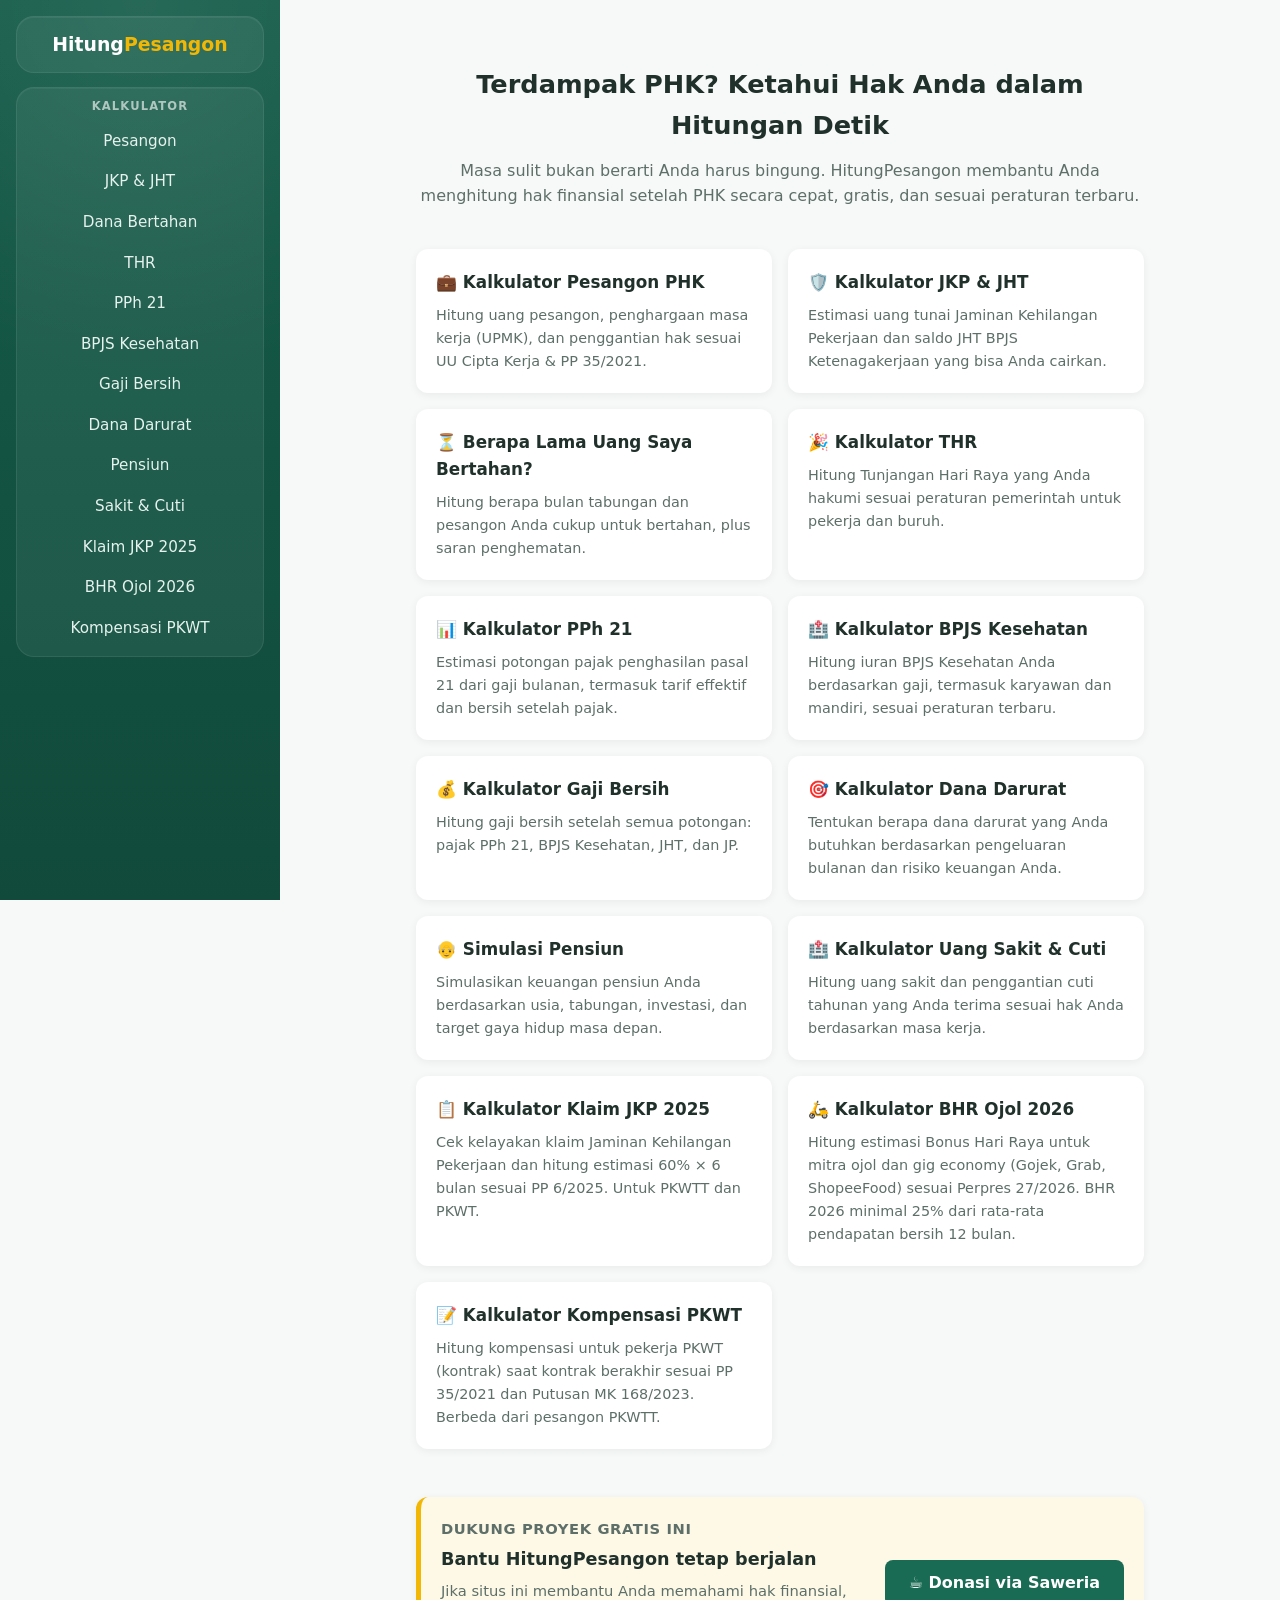
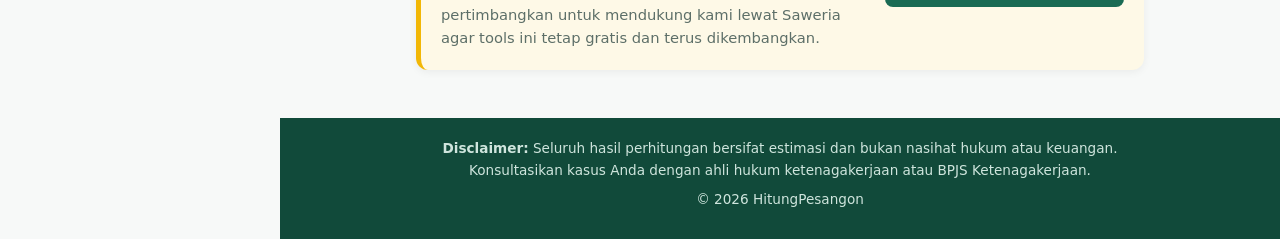
<file: index.html>
<!doctype html>
<html lang="id">
  <head>
    <meta charset="UTF-8" />
    <meta name="viewport" content="width=device-width, initial-scale=1.0" />
    <title>HitungPesangon - 13 Kalkulator Hak Pekerja Indonesia</title>
    <link rel="canonical" href="https://hitungpesangon.my.id/" />
    <meta name="theme-color" content="#1a6b54" />
    <meta name="robots" content="index, follow" />
    <meta
      property="og:title"
      content="HitungPesangon - 13 Kalkulator Hak Pekerja Indonesia"
    />
    <meta
      property="og:description"
      content="13 kalkulator gratis untuk pekerja Indonesia: pesangon, JKP &amp; JHT, klaim JKP 2025, BHR ojol, kompensasi PKWT, THR, PPh 21, BPJS Kesehatan, gaji bersih, dana darurat, pensiun, sakit &amp; cuti."
    />
    <meta property="og:type" content="website" />
    <meta property="og:url" content="https://hitungpesangon.my.id/" />
    <meta
      property="og:image"
      content="https://hitungpesangon.my.id/og-image.png"
    />
    <meta property="og:image:width" content="1200" />
    <meta property="og:image:height" content="630" />
    <meta name="twitter:card" content="summary_large_image" />
    <meta
      name="twitter:title"
      content="HitungPesangon - 13 Kalkulator Hak Pekerja Indonesia"
    />
    <meta
      name="twitter:description"
      content="13 kalkulator gratis untuk pekerja Indonesia: pesangon, JKP &amp; JHT, klaim JKP 2025, BHR ojol, kompensasi PKWT, THR, PPh 21, BPJS Kesehatan, gaji bersih, dana darurat, pensiun, sakit &amp; cuti."
    />
    <meta
      name="twitter:image"
      content="https://hitungpesangon.my.id/og-image.png"
    />
    <link rel="apple-touch-icon" href="favicon.svg" />
    <link rel="icon" href="favicon.svg" type="image/svg+xml" />
    <link rel="stylesheet" href="css/style.css" />

    <script type="application/ld+json">
      {
        "@context": "https://schema.org",
        "@type": "WebSite",
        "name": "HitungPesangon",
        "url": "https://hitungpesangon.my.id/",
        "description": "13 kalkulator gratis untuk pekerja Indonesia: pesangon, JKP & JHT, klaim JKP 2025, BHR ojol, kompensasi PKWT, THR, PPh 21, BPJS Kesehatan, gaji bersih, dana darurat, pensiun, sakit & cuti.",
        "publisher": {
          "@type": "Organization",
          "name": "HitungPesangon",
          "url": "https://hitungpesangon.my.id/",
          "logo": "https://hitungpesangon.my.id/og-image.png"
        }
      }
    </script>
  </head>
  <body>
    <a class="skip-link" href="#main-content">Lewati ke konten utama</a>
    <header class="site-header">
      <a href="index.html" class="brand">Hitung<span>Pesangon</span></a>
      <button
        class="nav-toggle"
        type="button"
        aria-expanded="false"
        aria-controls="primary-nav"
        aria-label="Buka menu navigasi"
      >
        <span class="nav-toggle-bars" aria-hidden="true"></span>
        <span class="nav-toggle-bars" aria-hidden="true"></span>
        <span class="nav-toggle-bars" aria-hidden="true"></span>
      </button>
      <nav id="primary-nav" aria-label="Navigasi utama">
        <h2 class="nav-heading">Kalkulator</h2>
        <a href="pesangon.html">Pesangon</a>
        <a href="jkp-jht.html">JKP &amp; JHT</a>
        <a href="burn-rate.html">Dana Bertahan</a>
        <a href="thr.html">THR</a>
        <a href="pph21.html">PPh 21</a>
        <a href="bpjs-kesehatan.html">BPJS Kesehatan</a>
        <a href="gaji-bersih.html">Gaji Bersih</a>
        <a href="dana-darurat.html">Dana Darurat</a>
        <a href="simulasi-pensiun.html">Pensiun</a>
        <a href="uang-sakit-cuti.html">Sakit &amp; Cuti</a>
        <a href="klaim-jkp-2025.html">Klaim JKP 2025</a>
        <a href="bhr-ojol.html">BHR Ojol 2026</a>
        <a href="kompensasi-pkwt.html">Kompensasi PKWT</a>
      </nav>
    </header>
    <main id="main-content" class="container" tabindex="-1">
      <section class="hero">
        <h1>Terdampak PHK? Ketahui Hak Anda dalam Hitungan Detik</h1>
        <p>
          Masa sulit bukan berarti Anda harus bingung. HitungPesangon membantu
          Anda menghitung hak finansial setelah PHK secara cepat, gratis, dan
          sesuai peraturan terbaru.
        </p>
      </section>

      <section class="tools-grid">
        <a class="tool-card" href="pesangon.html">
          <h2>💼 Kalkulator Pesangon PHK</h2>
          <p>
            Hitung uang pesangon, penghargaan masa kerja (UPMK), dan penggantian
            hak sesuai UU Cipta Kerja &amp; PP 35/2021.
          </p>
        </a>
        <a class="tool-card" href="jkp-jht.html">
          <h2>🛡️ Kalkulator JKP &amp; JHT</h2>
          <p>
            Estimasi uang tunai Jaminan Kehilangan Pekerjaan dan saldo JHT BPJS
            Ketenagakerjaan yang bisa Anda cairkan.
          </p>
        </a>
        <a class="tool-card" href="burn-rate.html">
          <h2>⏳ Berapa Lama Uang Saya Bertahan?</h2>
          <p>
            Hitung berapa bulan tabungan dan pesangon Anda cukup untuk bertahan,
            plus saran penghematan.
          </p>
        </a>
        <a class="tool-card" href="thr.html">
          <h2>🎉 Kalkulator THR</h2>
          <p>
            Hitung Tunjangan Hari Raya yang Anda hakumi sesuai peraturan
            pemerintah untuk pekerja dan buruh.
          </p>
        </a>
        <a class="tool-card" href="pph21.html">
          <h2>📊 Kalkulator PPh 21</h2>
          <p>
            Estimasi potongan pajak penghasilan pasal 21 dari gaji bulanan,
            termasuk tarif effektif dan bersih setelah pajak.
          </p>
        </a>
        <a class="tool-card" href="bpjs-kesehatan.html">
          <h2>🏥 Kalkulator BPJS Kesehatan</h2>
          <p>
            Hitung iuran BPJS Kesehatan Anda berdasarkan gaji, termasuk karyawan
            dan mandiri, sesuai peraturan terbaru.
          </p>
        </a>
        <a class="tool-card" href="gaji-bersih.html">
          <h2>💰 Kalkulator Gaji Bersih</h2>
          <p>
            Hitung gaji bersih setelah semua potongan: pajak PPh 21, BPJS
            Kesehatan, JHT, dan JP.
          </p>
        </a>
        <a class="tool-card" href="dana-darurat.html">
          <h2>🎯 Kalkulator Dana Darurat</h2>
          <p>
            Tentukan berapa dana darurat yang Anda butuhkan berdasarkan
            pengeluaran bulanan dan risiko keuangan Anda.
          </p>
        </a>
        <a class="tool-card" href="simulasi-pensiun.html">
          <h2>👴 Simulasi Pensiun</h2>
          <p>
            Simulasikan keuangan pensiun Anda berdasarkan usia, tabungan,
            investasi, dan target gaya hidup masa depan.
          </p>
        </a>
        <a class="tool-card" href="uang-sakit-cuti.html">
          <h2>🏥 Kalkulator Uang Sakit &amp; Cuti</h2>
          <p>
            Hitung uang sakit dan penggantian cuti tahunan yang Anda terima
            sesuai hak Anda berdasarkan masa kerja.
          </p>
        </a>
        <a class="tool-card" href="klaim-jkp-2025.html">
          <h2>📋 Kalkulator Klaim JKP 2025</h2>
          <p>
            Cek kelayakan klaim Jaminan Kehilangan Pekerjaan dan hitung estimasi
            60% × 6 bulan sesuai PP 6/2025. Untuk PKWTT dan PKWT.
          </p>
        </a>
        <a class="tool-card" href="bhr-ojol.html">
          <h2>🛵 Kalkulator BHR Ojol 2026</h2>
          <p>
            Hitung estimasi Bonus Hari Raya untuk mitra ojol dan gig economy
            (Gojek, Grab, ShopeeFood) sesuai Perpres 27/2026. BHR 2026 minimal
            25% dari rata-rata pendapatan bersih 12 bulan.
          </p>
        </a>
        <a class="tool-card" href="kompensasi-pkwt.html">
          <h2>📝 Kalkulator Kompensasi PKWT</h2>
          <p>
            Hitung kompensasi untuk pekerja PKWT (kontrak) saat kontrak berakhir
            sesuai PP 35/2021 dan Putusan MK 168/2023. Berbeda dari pesangon
            PKWTT.
          </p>
        </a>
      </section>

      <section class="donation-card" aria-labelledby="donation-title">
        <div class="donation-copy">
          <p class="donation-kicker">Dukung proyek gratis ini</p>
          <h2 id="donation-title">Bantu HitungPesangon tetap berjalan</h2>
          <p>
            Jika situs ini membantu Anda memahami hak finansial, pertimbangkan
            untuk mendukung kami lewat Saweria agar tools ini tetap gratis dan
            terus dikembangkan.
          </p>
        </div>
        <a
          class="donation-btn"
          href="https://saweria.co/bryyzxm"
          target="_blank"
          rel="noopener"
          >☕ Donasi via Saweria</a
        >
      </section>
    </main>
    <footer class="site-footer">
      <p>
        <strong>Disclaimer:</strong> Seluruh hasil perhitungan bersifat estimasi
        dan bukan nasihat hukum atau keuangan. Konsultasikan kasus Anda dengan
        ahli hukum ketenagakerjaan atau BPJS Ketenagakerjaan.
      </p>
      <p>&copy; 2026 HitungPesangon</p>
    </footer>

    <script src="js/nav.js" defer></script>
    <script
      defer
      src="https://static.cloudflareinsights.com/beacon.min.js?token=67c3ececc17c446795affac75c557415"
    ></script>
  </body>
</html>
</file>
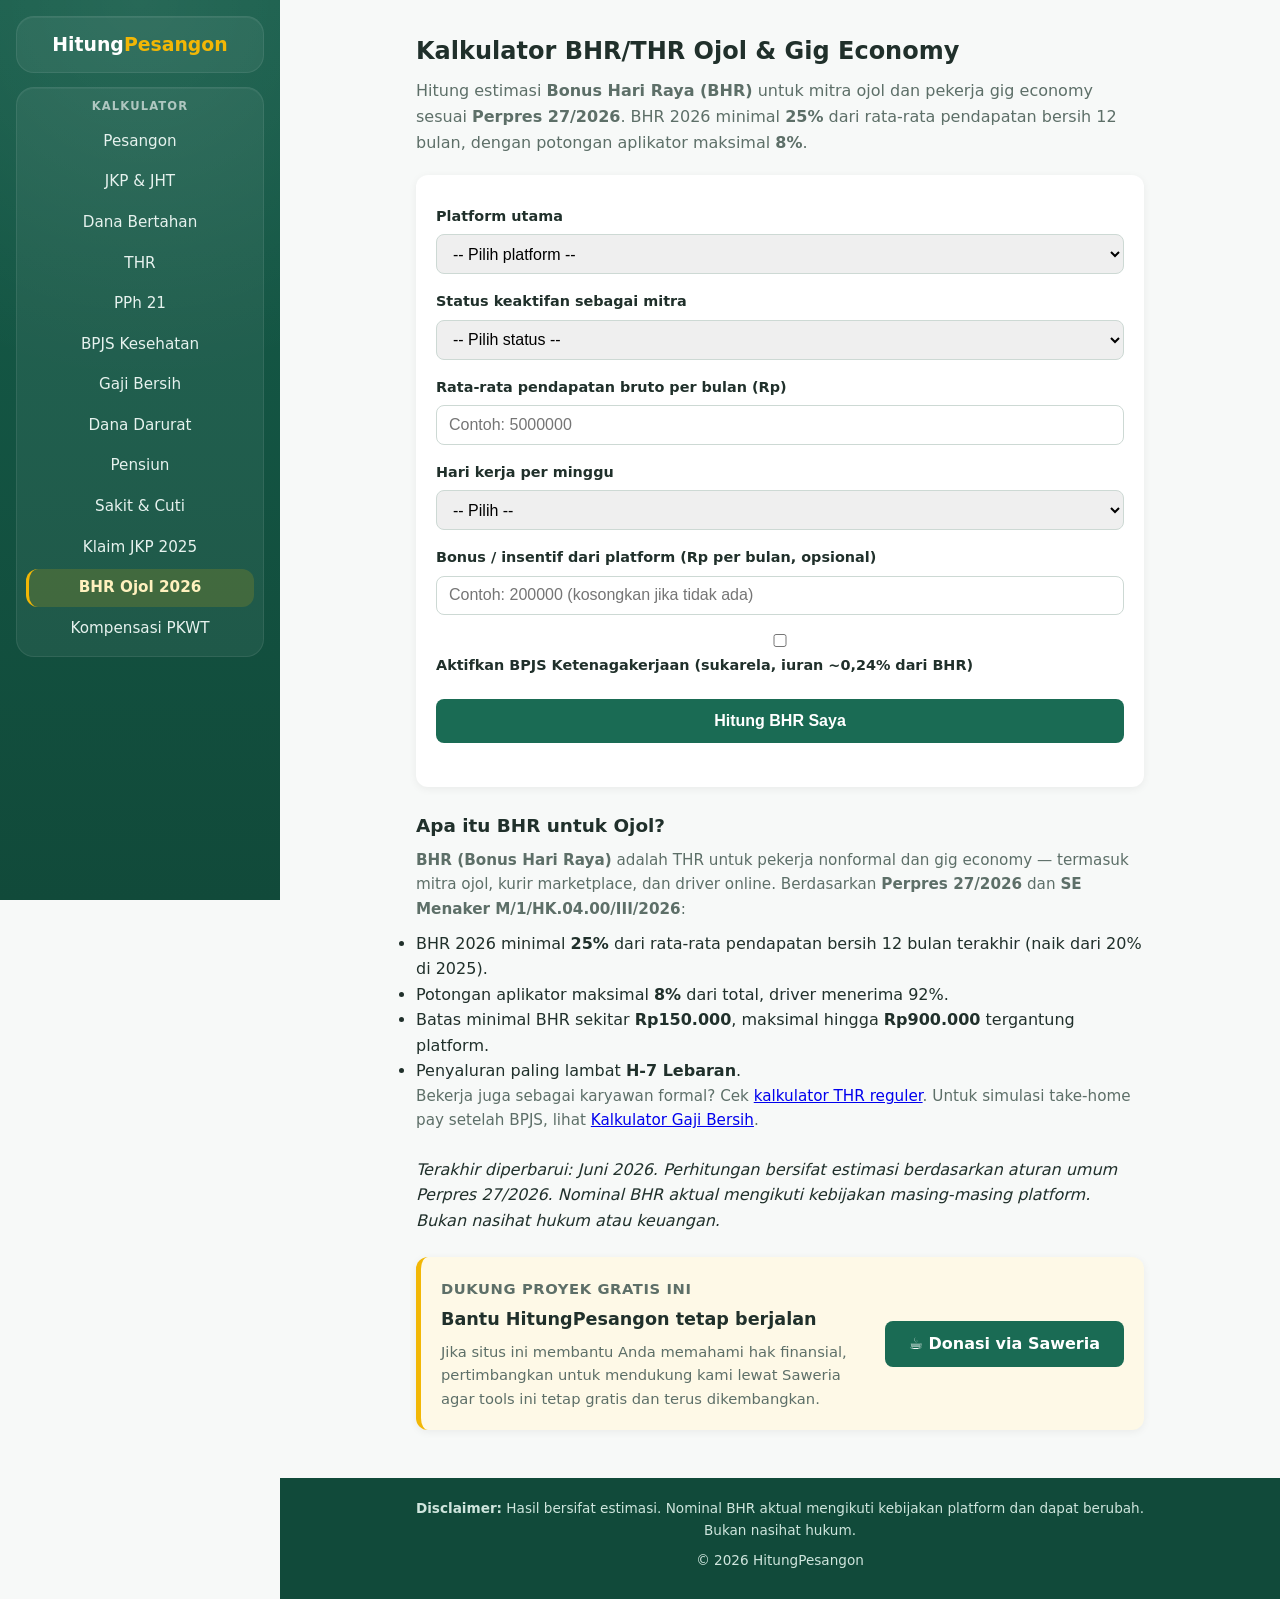
<file: bhr-ojol.html>
<!doctype html>
<html lang="id">
  <head>
    <meta charset="UTF-8" />
    <meta name="viewport" content="width=device-width, initial-scale=1.0" />
    <title>
      Kalkulator BHR Ojol 2026 (Bonus Hari Raya Driver Online) - HitungPesangon
    </title>
    <link rel="canonical" href="https://hitungpesangon.my.id/bhr-ojol.html" />
    <meta name="theme-color" content="#1a6b54" />
    <meta name="robots" content="index, follow" />
    <meta
      property="og:title"
      content="Kalkulator BHR Ojol 2026 (Bonus Hari Raya Driver Online) - HitungPesangon"
    />
    <meta
      property="og:description"
      content="Hitung estimasi BHR (Bonus Hari Raya) untuk mitra Gojek, Grab, ShopeeFood sesuai Perpres 27/2026. BHR 2026 minimal 25% dari rata-rata pendapatan bersih 12 bulan."
    />
    <meta property="og:type" content="website" />
    <meta
      property="og:url"
      content="https://hitungpesangon.my.id/bhr-ojol.html"
    />
    <meta
      property="og:image"
      content="https://hitungpesangon.my.id/og-image.png"
    />
    <meta property="og:image:width" content="1200" />
    <meta property="og:image:height" content="630" />
    <meta name="twitter:card" content="summary_large_image" />
    <meta
      name="twitter:title"
      content="Kalkulator BHR Ojol 2026 (Bonus Hari Raya Driver Online) - HitungPesangon"
    />
    <meta
      name="twitter:description"
      content="Hitung estimasi BHR (Bonus Hari Raya) untuk mitra Gojek, Grab, ShopeeFood sesuai Perpres 27/2026. BHR 2026 minimal 25% dari rata-rata pendapatan bersih 12 bulan."
    />
    <meta
      name="twitter:image"
      content="https://hitungpesangon.my.id/og-image.png"
    />
    <link rel="apple-touch-icon" href="favicon.svg" />
    <link rel="icon" href="favicon.svg" type="image/svg+xml" />
    <link rel="stylesheet" href="css/style.css" />

    <script type="application/ld+json">
      {
        "@context": "https://schema.org",
        "@type": "WebApplication",
        "name": "Kalkulator BHR Ojol 2026",
        "description": "Hitung estimasi BHR (Bonus Hari Raya) untuk mitra ojol dan gig economy sesuai Perpres 27/2026. BHR 2026 minimal 25% dari rata-rata pendapatan bersih 12 bulan.",
        "url": "https://hitungpesangon.my.id/bhr-ojol.html",
        "applicationCategory": "FinanceApplication",
        "operatingSystem": "All",
        "offers": {
          "@type": "Offer",
          "price": "0",
          "priceCurrency": "IDR"
        },
        "provider": {
          "@type": "Organization",
          "name": "HitungPesangon",
          "url": "https://hitungpesangon.my.id/"
        }
      }
    </script>
    <script type="application/ld+json">
      {
        "@context": "https://schema.org",
        "@type": "BreadcrumbList",
        "itemListElement": [
          {
            "@type": "ListItem",
            "position": 1,
            "name": "Beranda",
            "item": "https://hitungpesangon.my.id/"
          },
          {
            "@type": "ListItem",
            "position": 2,
            "name": "Kalkulator BHR Ojol 2026",
            "item": "https://hitungpesangon.my.id/bhr-ojol.html"
          }
        ]
      }
    </script>
  </head>
  <body>
    <a class="skip-link" href="#main-content">Lewati ke konten utama</a>
    <header class="site-header">
      <a href="index.html" class="brand">Hitung<span>Pesangon</span></a>
      <button
        class="nav-toggle"
        type="button"
        aria-expanded="false"
        aria-controls="primary-nav"
        aria-label="Buka menu navigasi"
      >
        <span class="nav-toggle-bars" aria-hidden="true"></span>
        <span class="nav-toggle-bars" aria-hidden="true"></span>
        <span class="nav-toggle-bars" aria-hidden="true"></span>
      </button>
      <nav id="primary-nav" aria-label="Navigasi utama">
        <h2 class="nav-heading">Kalkulator</h2>
        <a href="pesangon.html">Pesangon</a>
        <a href="jkp-jht.html">JKP &amp; JHT</a>
        <a href="burn-rate.html">Dana Bertahan</a>
        <a href="thr.html">THR</a>
        <a href="pph21.html">PPh 21</a>
        <a href="bpjs-kesehatan.html">BPJS Kesehatan</a>
        <a href="gaji-bersih.html">Gaji Bersih</a>
        <a href="dana-darurat.html">Dana Darurat</a>
        <a href="simulasi-pensiun.html">Pensiun</a>
        <a href="uang-sakit-cuti.html">Sakit &amp; Cuti</a>
        <a href="klaim-jkp-2025.html">Klaim JKP 2025</a>
        <a href="bhr-ojol.html" class="active">BHR Ojol 2026</a>
        <a href="kompensasi-pkwt.html">Kompensasi PKWT</a>
      </nav>
    </header>
    <main id="main-content" class="container" tabindex="-1">
      <h1>Kalkulator BHR/THR Ojol &amp; Gig Economy</h1>
      <p class="intro">
        Hitung estimasi
        <strong>Bonus Hari Raya (BHR)</strong> untuk mitra ojol dan pekerja gig
        economy sesuai <strong>Perpres 27/2026</strong>. BHR 2026 minimal
        <strong>25%</strong> dari rata-rata pendapatan bersih 12 bulan, dengan
        potongan aplikator maksimal <strong>8%</strong>.
      </p>

      <noscript
        ><p class="noscript-warning">
          <strong>JavaScript diperlukan.</strong> Kalkulator ini membutuhkan
          JavaScript untuk menjalankan perhitungan di browser Anda.
        </p></noscript
      >

      <form id="form-bhr" class="calc-form" novalidate>
        <label for="platform">Platform utama</label>
        <select id="platform" required aria-describedby="error-bhr">
          <option value="">-- Pilih platform --</option>
          <option value="gojek">Gojek</option>
          <option value="grab">Grab</option>
          <option value="shopee">ShopeeFood / Shopee Express</option>
          <option value="maxim">Maxim</option>
          <option value="indriver">InDriver</option>
          <option value="lainnya">Lainnya (ojol/kurir lain)</option>
        </select>

        <label for="status">Status keaktifan sebagai mitra</label>
        <select id="status" required aria-describedby="error-bhr">
          <option value="">-- Pilih status --</option>
          <option value="aktif_6plus">Aktif 6+ bulan</option>
          <option value="aktif_3_6">Aktif 3 – 6 bulan</option>
          <option value="baru">
            &lt; 3 bulan (kemungkinan tidak eligible)
          </option>
        </select>

        <label for="pendapatan"
          >Rata-rata pendapatan bruto per bulan (Rp)</label
        >
        <input
          type="number"
          id="pendapatan"
          min="0"
          placeholder="Contoh: 5000000"
          required
          aria-describedby="error-bhr"
        />

        <label for="hari">Hari kerja per minggu</label>
        <select id="hari" required aria-describedby="error-bhr">
          <option value="">-- Pilih --</option>
          <option value="5">5 hari</option>
          <option value="6">6 hari</option>
          <option value="7">7 hari (full-time)</option>
          <option value="tidak_tentu">Tidak tentu / paruh waktu</option>
        </select>

        <label for="bonus"
          >Bonus / insentif dari platform (Rp per bulan, opsional)</label
        >
        <input
          type="number"
          id="bonus"
          min="0"
          placeholder="Contoh: 200000 (kosongkan jika tidak ada)"
          aria-describedby="error-bhr"
        />

        <label for="bpjs">
          <input type="checkbox" id="bpjs" />
          Aktifkan BPJS Ketenagakerjaan (sukarela, iuran ~0,24% dari BHR)
        </label>

        <button type="submit">Hitung BHR Saya</button>
        <p id="error-bhr" class="error" role="alert"></p>
      </form>

      <section
        id="hasil-bhr"
        class="result hidden"
        tabindex="-1"
        aria-live="polite"
      ></section>
      <section class="explainer">
        <h2>Apa itu BHR untuk Ojol?</h2>
        <p>
          <strong>BHR (Bonus Hari Raya)</strong> adalah THR untuk pekerja
          nonformal dan gig economy — termasuk mitra ojol, kurir marketplace,
          dan driver online. Berdasarkan <strong>Perpres 27/2026</strong> dan
          <strong>SE Menaker M/1/HK.04.00/III/2026</strong>:
        </p>
        <ul>
          <li>
            BHR 2026 minimal <strong>25%</strong> dari rata-rata pendapatan
            bersih 12 bulan terakhir (naik dari 20% di 2025).
          </li>
          <li>
            Potongan aplikator maksimal <strong>8%</strong> dari total, driver
            menerima 92%.
          </li>
          <li>
            Batas minimal BHR sekitar <strong>Rp150.000</strong>, maksimal
            hingga <strong>Rp900.000</strong> tergantung platform.
          </li>
          <li>Penyaluran paling lambat <strong>H-7 Lebaran</strong>.</li>
        </ul>
        <p>
          Bekerja juga sebagai karyawan formal? Cek
          <a href="thr.html">kalkulator THR reguler</a>. Untuk simulasi
          take-home pay setelah BPJS, lihat
          <a href="gaji-bersih.html">Kalkulator Gaji Bersih</a>.
        </p>
      </section>

      <p>
        <em
          >Terakhir diperbarui: Juni 2026. Perhitungan bersifat estimasi
          berdasarkan aturan umum Perpres 27/2026. Nominal BHR aktual mengikuti
          kebijakan masing-masing platform. Bukan nasihat hukum atau
          keuangan.</em
        >
      </p>

      <section class="donation-card" aria-labelledby="donation-title">
        <div class="donation-copy">
          <p class="donation-kicker">Dukung proyek gratis ini</p>
          <h2 id="donation-title">Bantu HitungPesangon tetap berjalan</h2>
          <p>
            Jika situs ini membantu Anda memahami hak finansial, pertimbangkan
            untuk mendukung kami lewat Saweria agar tools ini tetap gratis dan
            terus dikembangkan.
          </p>
        </div>
        <a
          class="donation-btn"
          href="https://saweria.co/bryyzxm"
          target="_blank"
          rel="noopener"
          >☕ Donasi via Saweria</a
        >
      </section>
    </main>
    <footer class="site-footer">
      <p>
        <strong>Disclaimer:</strong> Hasil bersifat estimasi. Nominal BHR aktual
        mengikuti kebijakan platform dan dapat berubah. Bukan nasihat hukum.
      </p>
      <p>&copy; 2026 HitungPesangon</p>
    </footer>

    <script src="js/nav.js" defer></script>
    <script src="js/format.js"></script>
    <script src="js/bhr-ojol.js"></script>
    <script
      defer
      src="https://static.cloudflareinsights.com/beacon.min.js?token=67c3ececc17c446795affac75c557415"
    ></script>
  </body>
</html>
</file>
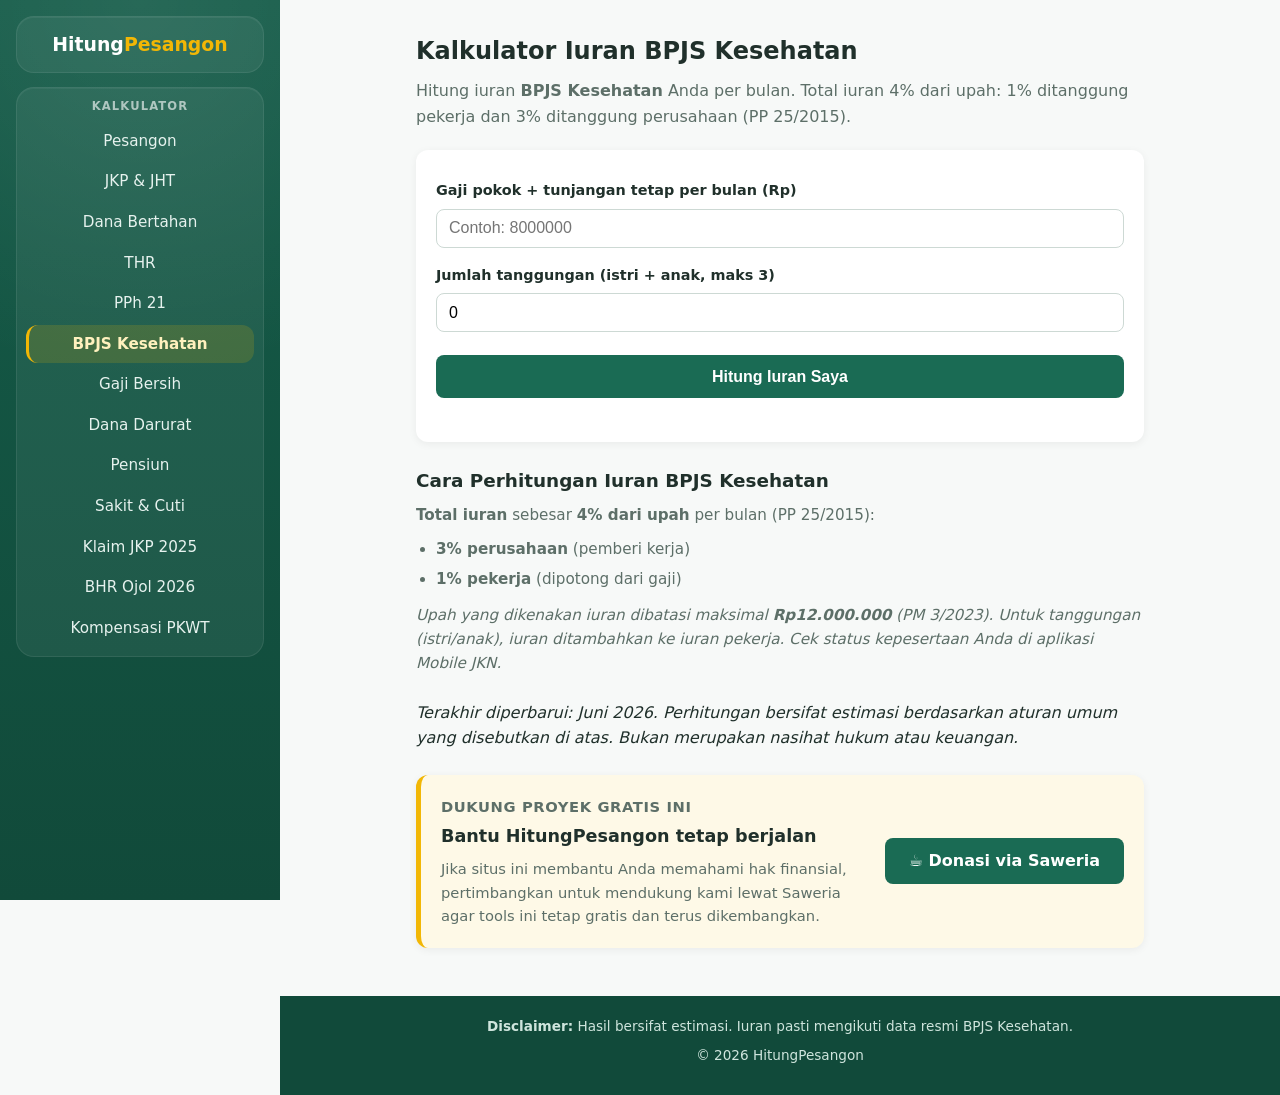
<file: bpjs-kesehatan.html>
<!doctype html>
<html lang="id">
  <head>
    <meta charset="UTF-8" />
    <meta name="viewport" content="width=device-width, initial-scale=1.0" />
    <title>Kalkulator Iuran BPJS Kesehatan 2026 - HitungPesangon</title>
    <link
      rel="canonical"
      href="https://hitungpesangon.my.id/bpjs-kesehatan.html"
    />
    <meta name="theme-color" content="#1a6b54" />
    <meta name="robots" content="index, follow" />
    <meta
      property="og:title"
      content="Kalkulator Iuran BPJS Kesehatan 2026 - HitungPesangon"
    />
    <meta
      property="og:description"
      content="Hitung iuran BPJS Kesehatan karyawan: 1% pekerja + 3% perusahaan dari upah. Lengkap dengan simulasi iuran tanggungan keluarga."
    />
    <meta property="og:type" content="website" />
    <meta
      property="og:url"
      content="https://hitungpesangon.my.id/bpjs-kesehatan.html"
    />
    <meta
      property="og:image"
      content="https://hitungpesangon.my.id/og-image.png"
    />
    <meta property="og:image:width" content="1200" />
    <meta property="og:image:height" content="630" />
    <meta name="twitter:card" content="summary_large_image" />
    <meta
      name="twitter:title"
      content="Kalkulator Iuran BPJS Kesehatan 2026 - HitungPesangon"
    />
    <meta
      name="twitter:description"
      content="Hitung iuran BPJS Kesehatan karyawan: 1% pekerja + 3% perusahaan dari upah. Lengkap dengan simulasi iuran tanggungan keluarga."
    />
    <meta
      name="twitter:image"
      content="https://hitungpesangon.my.id/og-image.png"
    />
    <link rel="apple-touch-icon" href="favicon.svg" />
    <link rel="icon" href="favicon.svg" type="image/svg+xml" />
    <link rel="stylesheet" href="css/style.css" />

    <script type="application/ld+json">
      {
        "@context": "https://schema.org",
        "@type": "WebApplication",
        "name": "Kalkulator BPJS Kesehatan 2026",
        "description": "Hitung iuran BPJS Kesehatan karyawan berdasarkan upah sesuai peraturan terbaru.",
        "url": "https://hitungpesangon.my.id/bpjs-kesehatan.html",
        "applicationCategory": "FinanceApplication",
        "operatingSystem": "All",
        "offers": {
          "@type": "Offer",
          "price": "0",
          "priceCurrency": "IDR"
        },
        "provider": {
          "@type": "Organization",
          "name": "HitungPesangon",
          "url": "https://hitungpesangon.my.id/"
        }
      }
    </script>
    <script type="application/ld+json">
      {
        "@context": "https://schema.org",
        "@type": "BreadcrumbList",
        "itemListElement": [
          {
            "@type": "ListItem",
            "position": 1,
            "name": "Beranda",
            "item": "https://hitungpesangon.my.id/"
          },
          {
            "@type": "ListItem",
            "position": 2,
            "name": "Kalkulator BPJS Kesehatan",
            "item": "https://hitungpesangon.my.id/bpjs-kesehatan.html"
          }
        ]
      }
    </script>
  </head>
  <body>
    <a class="skip-link" href="#main-content">Lewati ke konten utama</a>
    <header class="site-header">
      <a href="index.html" class="brand">Hitung<span>Pesangon</span></a>
      <button
        class="nav-toggle"
        type="button"
        aria-expanded="false"
        aria-controls="primary-nav"
        aria-label="Buka menu navigasi"
      >
        <span class="nav-toggle-bars" aria-hidden="true"></span>
        <span class="nav-toggle-bars" aria-hidden="true"></span>
        <span class="nav-toggle-bars" aria-hidden="true"></span>
      </button>
      <nav id="primary-nav" aria-label="Navigasi utama">
        <h2 class="nav-heading">Kalkulator</h2>
        <a href="pesangon.html">Pesangon</a>
        <a href="jkp-jht.html">JKP &amp; JHT</a>
        <a href="burn-rate.html">Dana Bertahan</a>
        <a href="thr.html">THR</a>
        <a href="pph21.html">PPh 21</a>
        <a href="bpjs-kesehatan.html" class="active">BPJS Kesehatan</a>
        <a href="gaji-bersih.html">Gaji Bersih</a>
        <a href="dana-darurat.html">Dana Darurat</a>
        <a href="simulasi-pensiun.html">Pensiun</a>
        <a href="uang-sakit-cuti.html">Sakit &amp; Cuti</a>
        <a href="klaim-jkp-2025.html">Klaim JKP 2025</a>
        <a href="bhr-ojol.html">BHR Ojol 2026</a>
        <a href="kompensasi-pkwt.html">Kompensasi PKWT</a>
      </nav>
    </header>
    <main id="main-content" class="container" tabindex="-1">
      <h1>Kalkulator Iuran BPJS Kesehatan</h1>
      <p class="intro">
        Hitung iuran <strong>BPJS Kesehatan</strong> Anda per bulan. Total iuran
        4% dari upah: 1% ditanggung pekerja dan 3% ditanggung perusahaan (PP
        25/2015).
      </p>

      <noscript
        ><p class="noscript-warning">
          <strong>JavaScript diperlukan.</strong> Kalkulator ini membutuhkan
          JavaScript untuk menjalankan perhitungan di browser Anda.
        </p></noscript
      >

      <form id="form-bpjs" class="calc-form" novalidate>
        <label for="upah">Gaji pokok + tunjangan tetap per bulan (Rp)</label>
        <input
          type="number"
          id="upah"
          min="0"
          placeholder="Contoh: 8000000"
          required
          aria-describedby="error-bpjs"
        />

        <label for="tanggungan">Jumlah tanggungan (istri + anak, maks 3)</label>
        <input
          type="number"
          id="tanggungan"
          min="0"
          max="3"
          value="0"
          placeholder="0"
          aria-describedby="error-bpjs"
        />

        <button type="submit">Hitung Iuran Saya</button>
        <p id="error-bpjs" class="error" role="alert"></p>
      </form>

      <section
        id="hasil-bpjs"
        class="result hidden"
        tabindex="-1"
        aria-live="polite"
      ></section>
      <section class="explainer">
        <h2>Cara Perhitungan Iuran BPJS Kesehatan</h2>
        <p>
          <strong>Total iuran</strong> sebesar <strong>4% dari upah</strong> per
          bulan (PP 25/2015):
        </p>
        <ul class="explainer-list">
          <li><strong>3% perusahaan</strong> (pemberi kerja)</li>
          <li><strong>1% pekerja</strong> (dipotong dari gaji)</li>
        </ul>
        <p class="result-note">
          Upah yang dikenakan iuran dibatasi maksimal
          <strong>Rp12.000.000</strong> (PM 3/2023). Untuk tanggungan
          (istri/anak), iuran ditambahkan ke iuran pekerja. Cek status
          kepesertaan Anda di aplikasi Mobile JKN.
        </p>
      </section>

      <p>
        <em
          >Terakhir diperbarui: Juni 2026. Perhitungan bersifat estimasi
          berdasarkan aturan umum yang disebutkan di atas. Bukan merupakan
          nasihat hukum atau keuangan.</em
        >
      </p>

      <section class="donation-card" aria-labelledby="donation-title">
        <div class="donation-copy">
          <p class="donation-kicker">Dukung proyek gratis ini</p>
          <h2 id="donation-title">Bantu HitungPesangon tetap berjalan</h2>
          <p>
            Jika situs ini membantu Anda memahami hak finansial, pertimbangkan
            untuk mendukung kami lewat Saweria agar tools ini tetap gratis dan
            terus dikembangkan.
          </p>
        </div>
        <a
          class="donation-btn"
          href="https://saweria.co/bryyzxm"
          target="_blank"
          rel="noopener"
          >☕ Donasi via Saweria</a
        >
      </section>
    </main>

    <footer class="site-footer">
      <p>
        <strong>Disclaimer:</strong> Hasil bersifat estimasi. Iuran pasti
        mengikuti data resmi BPJS Kesehatan.
      </p>
      <p>&copy; 2026 HitungPesangon</p>
    </footer>

    <script src="js/nav.js" defer></script>
    <script src="js/format.js"></script>
    <script src="js/bpjs-kesehatan.js"></script>
    <script
      defer
      src="https://static.cloudflareinsights.com/beacon.min.js?token=67c3ececc17c446795affac75c557415"
    ></script>
  </body>
</html>
</file>
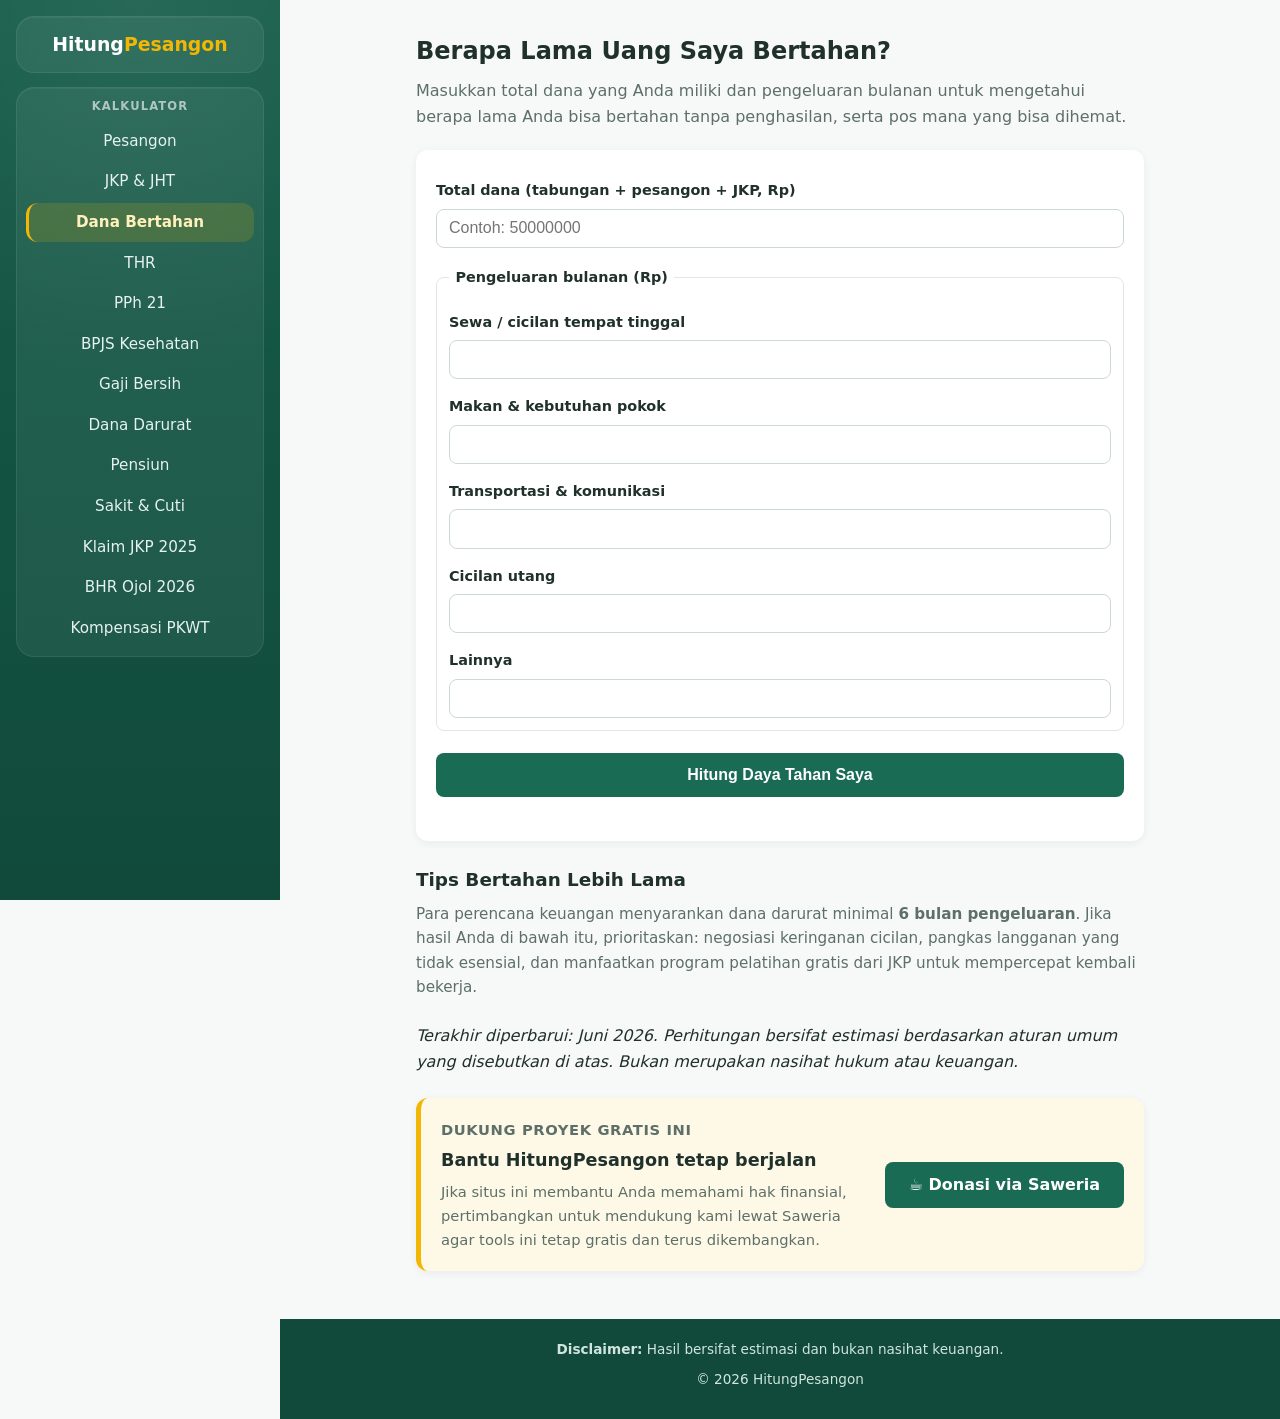
<file: burn-rate.html>
<!doctype html>
<html lang="id">
  <head>
    <meta charset="UTF-8" />
    <meta name="viewport" content="width=device-width, initial-scale=1.0" />
    <title>
      Berapa Lama Uang Saya Bertahan? Kalkulator Dana Darurat 2026 -
      HitungPesangon
    </title>
    <link rel="canonical" href="https://hitungpesangon.my.id/burn-rate.html" />
    <meta name="theme-color" content="#1a6b54" />
    <meta name="robots" content="index, follow" />
    <meta
      property="og:title"
      content="Berapa Lama Uang Saya Bertahan? Kalkulator Dana Darurat 2026 - HitungPesangon"
    />
    <meta
      property="og:description"
      content="Hitung berapa bulan tabungan dan pesangon Anda cukup untuk bertahan tanpa penghasilan, lengkap dengan saran penghematan pengeluaran."
    />
    <meta property="og:type" content="website" />
    <meta
      property="og:url"
      content="https://hitungpesangon.my.id/burn-rate.html"
    />
    <meta
      property="og:image"
      content="https://hitungpesangon.my.id/og-image.png"
    />
    <meta property="og:image:width" content="1200" />
    <meta property="og:image:height" content="630" />
    <meta name="twitter:card" content="summary_large_image" />
    <meta
      name="twitter:title"
      content="Berapa Lama Uang Saya Bertahan? Kalkulator Dana Darurat 2026 - HitungPesangon"
    />
    <meta
      name="twitter:description"
      content="Hitung berapa bulan tabungan dan pesangon Anda cukup untuk bertahan tanpa penghasilan, lengkap dengan saran penghematan pengeluaran."
    />
    <meta
      name="twitter:image"
      content="https://hitungpesangon.my.id/og-image.png"
    />
    <link rel="apple-touch-icon" href="favicon.svg" />
    <link rel="icon" href="favicon.svg" type="image/svg+xml" />
    <link rel="stylesheet" href="css/style.css" />

    <script type="application/ld+json">
      {
        "@context": "https://schema.org",
        "@type": "WebApplication",
        "name": "Kalkulator Daya Tahan Dana 2026",
        "description": "Hitung berapa lama tabungan dan pesangon Anda bertahan tanpa penghasilan, plus saran penghematan.",
        "url": "https://hitungpesangon.my.id/burn-rate.html",
        "applicationCategory": "FinanceApplication",
        "operatingSystem": "All",
        "offers": {
          "@type": "Offer",
          "price": "0",
          "priceCurrency": "IDR"
        },
        "provider": {
          "@type": "Organization",
          "name": "HitungPesangon",
          "url": "https://hitungpesangon.my.id/"
        }
      }
    </script>
    <script type="application/ld+json">
      {
        "@context": "https://schema.org",
        "@type": "BreadcrumbList",
        "itemListElement": [
          {
            "@type": "ListItem",
            "position": 1,
            "name": "Beranda",
            "item": "https://hitungpesangon.my.id/"
          },
          {
            "@type": "ListItem",
            "position": 2,
            "name": "Kalkulator Daya Tahan Dana",
            "item": "https://hitungpesangon.my.id/burn-rate.html"
          }
        ]
      }
    </script>
  </head>
  <body>
    <a class="skip-link" href="#main-content">Lewati ke konten utama</a>
    <header class="site-header">
      <a href="index.html" class="brand">Hitung<span>Pesangon</span></a>
      <button
        class="nav-toggle"
        type="button"
        aria-expanded="false"
        aria-controls="primary-nav"
        aria-label="Buka menu navigasi"
      >
        <span class="nav-toggle-bars" aria-hidden="true"></span>
        <span class="nav-toggle-bars" aria-hidden="true"></span>
        <span class="nav-toggle-bars" aria-hidden="true"></span>
      </button>
      <nav id="primary-nav" aria-label="Navigasi utama">
        <h2 class="nav-heading">Kalkulator</h2>
        <a href="pesangon.html">Pesangon</a>
        <a href="jkp-jht.html">JKP &amp; JHT</a>
        <a href="burn-rate.html" class="active">Dana Bertahan</a>
        <a href="thr.html">THR</a>
        <a href="pph21.html">PPh 21</a>
        <a href="bpjs-kesehatan.html">BPJS Kesehatan</a>
        <a href="gaji-bersih.html">Gaji Bersih</a>
        <a href="dana-darurat.html">Dana Darurat</a>
        <a href="simulasi-pensiun.html">Pensiun</a>
        <a href="uang-sakit-cuti.html">Sakit &amp; Cuti</a>
        <a href="klaim-jkp-2025.html">Klaim JKP 2025</a>
        <a href="bhr-ojol.html">BHR Ojol 2026</a>
        <a href="kompensasi-pkwt.html">Kompensasi PKWT</a>
      </nav>
    </header>

    <main id="main-content" class="container" tabindex="-1">
      <h1>Berapa Lama Uang Saya Bertahan?</h1>
      <p class="intro">
        Masukkan total dana yang Anda miliki dan pengeluaran bulanan untuk
        mengetahui berapa lama Anda bisa bertahan tanpa penghasilan, serta pos
        mana yang bisa dihemat.
      </p>

      <noscript
        ><p class="noscript-warning">
          <strong>JavaScript diperlukan.</strong> Kalkulator ini membutuhkan
          JavaScript untuk menjalankan perhitungan di browser Anda.
        </p></noscript
      >

      <form id="form-burn" class="calc-form" novalidate>
        <label for="dana">Total dana (tabungan + pesangon + JKP, Rp)</label>
        <input
          type="number"
          id="dana"
          min="0"
          placeholder="Contoh: 50000000"
          required
          aria-describedby="error-burn"
        />

        <fieldset>
          <legend>Pengeluaran bulanan (Rp)</legend>
          <label for="hunian">Sewa / cicilan tempat tinggal</label>
          <input
            type="number"
            id="hunian"
            min="0"
            aria-describedby="error-burn"
          />
          <label for="makan">Makan & kebutuhan pokok</label>
          <input
            type="number"
            id="makan"
            min="0"
            aria-describedby="error-burn"
          />
          <label for="transport">Transportasi & komunikasi</label>
          <input
            type="number"
            id="transport"
            min="0"
            aria-describedby="error-burn"
          />
          <label for="cicilan">Cicilan utang</label>
          <input
            type="number"
            id="cicilan"
            min="0"
            aria-describedby="error-burn"
          />
          <label for="lainnya">Lainnya</label>
          <input
            type="number"
            id="lainnya"
            min="0"
            aria-describedby="error-burn"
          />
        </fieldset>

        <button type="submit">Hitung Daya Tahan Saya</button>
        <p id="error-burn" class="error" role="alert"></p>
      </form>

      <section
        id="hasil-burn"
        class="result hidden"
        tabindex="-1"
        aria-live="polite"
      ></section>

      <section class="explainer">
        <h2>Tips Bertahan Lebih Lama</h2>
        <p>
          Para perencana keuangan menyarankan dana darurat minimal
          <strong>6 bulan pengeluaran</strong>. Jika hasil Anda di bawah itu,
          prioritaskan: negosiasi keringanan cicilan, pangkas langganan yang
          tidak esensial, dan manfaatkan program pelatihan gratis dari JKP untuk
          mempercepat kembali bekerja.
        </p>
      </section>

      <p>
        <em
          >Terakhir diperbarui: Juni 2026. Perhitungan bersifat estimasi
          berdasarkan aturan umum yang disebutkan di atas. Bukan merupakan
          nasihat hukum atau keuangan.</em
        >
      </p>

      <section class="donation-card" aria-labelledby="donation-title">
        <div class="donation-copy">
          <p class="donation-kicker">Dukung proyek gratis ini</p>
          <h2 id="donation-title">Bantu HitungPesangon tetap berjalan</h2>
          <p>
            Jika situs ini membantu Anda memahami hak finansial, pertimbangkan
            untuk mendukung kami lewat Saweria agar tools ini tetap gratis dan
            terus dikembangkan.
          </p>
        </div>
        <a
          class="donation-btn"
          href="https://saweria.co/bryyzxm"
          target="_blank"
          rel="noopener"
          >☕ Donasi via Saweria</a
        >
      </section>
    </main>

    <footer class="site-footer">
      <p>
        <strong>Disclaimer:</strong> Hasil bersifat estimasi dan bukan nasihat
        keuangan.
      </p>
      <p>&copy; 2026 HitungPesangon</p>
    </footer>

    <script src="js/nav.js" defer></script>
    <script src="js/format.js"></script>
    <script src="js/burn-rate.js"></script>
    <script
      defer
      src="https://static.cloudflareinsights.com/beacon.min.js?token=67c3ececc17c446795affac75c557415"
    ></script>
  </body>
</html>
</file>
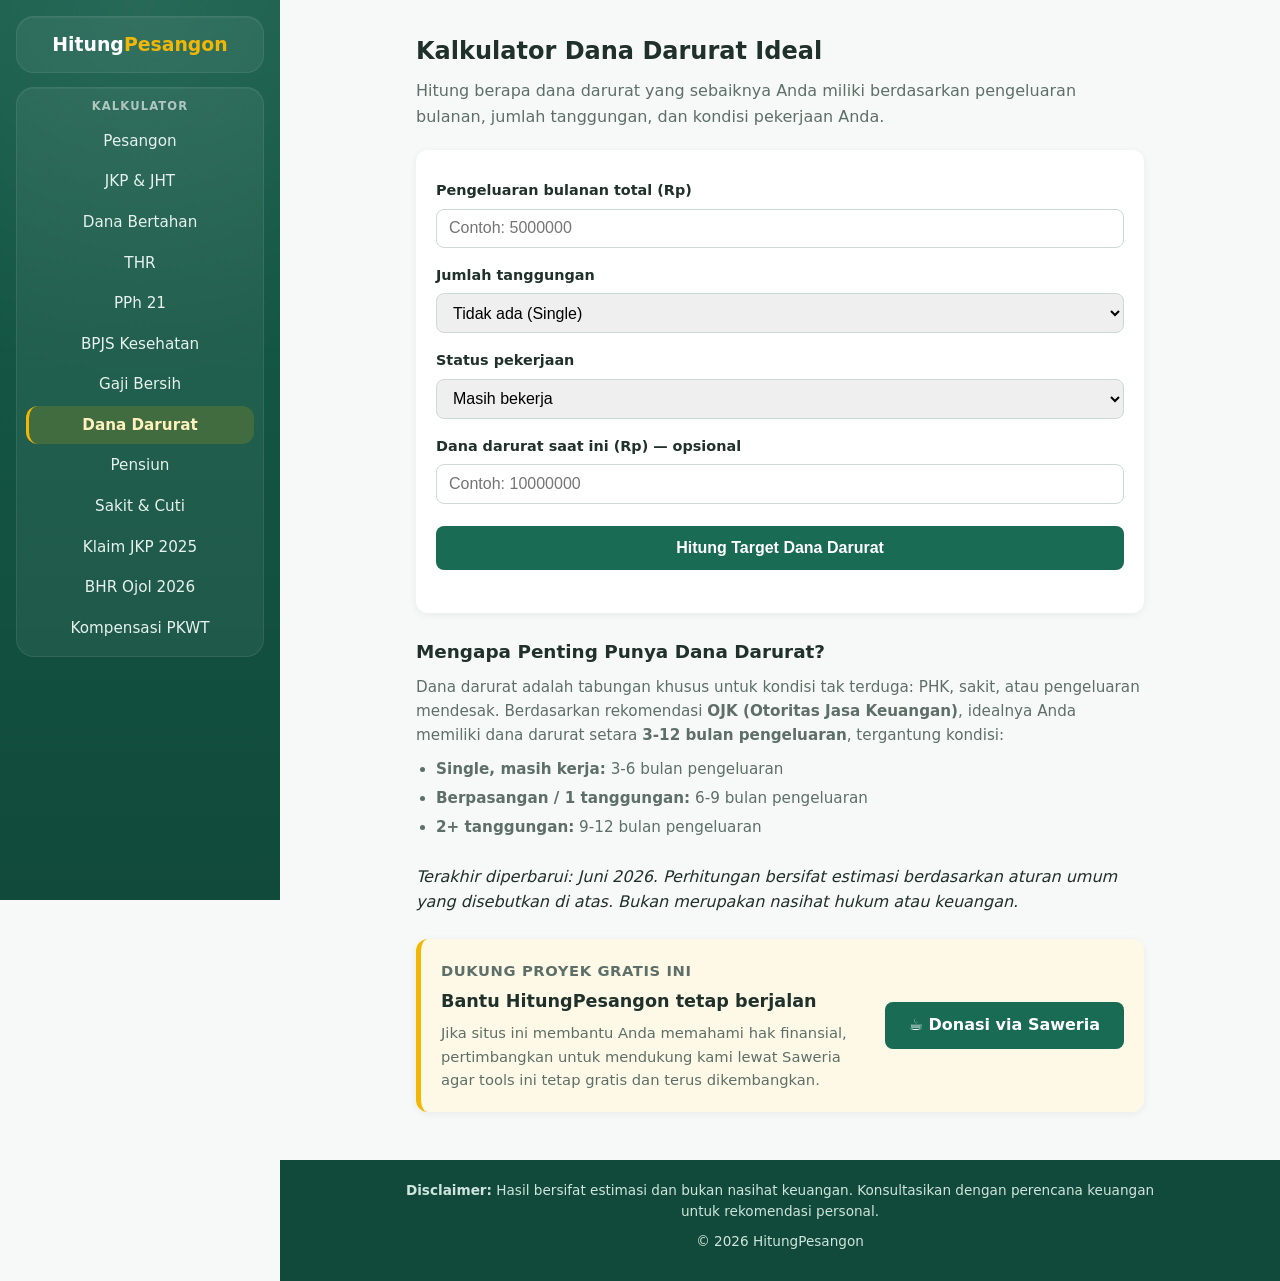
<file: dana-darurat.html>
<!doctype html>
<html lang="id">
  <head>
    <meta charset="UTF-8" />
    <meta name="viewport" content="width=device-width, initial-scale=1.0" />
    <title>Kalkulator Dana Darurat Ideal 2026 - HitungPesangon</title>
    <link
      rel="canonical"
      href="https://hitungpesangon.my.id/dana-darurat.html"
    />
    <meta name="theme-color" content="#1a6b54" />
    <meta name="robots" content="index, follow" />
    <meta
      property="og:title"
      content="Kalkulator Dana Darurat Ideal 2026 - HitungPesangon"
    />
    <meta
      property="og:description"
      content="Hitung target dana darurat ideal berdasarkan pengeluaran bulanan dan jumlah tanggungan. Rekomendasi 3-12 bulan pengeluaran sesuai standar OJK."
    />
    <meta property="og:type" content="website" />
    <meta
      property="og:url"
      content="https://hitungpesangon.my.id/dana-darurat.html"
    />
    <meta
      property="og:image"
      content="https://hitungpesangon.my.id/og-image.png"
    />
    <meta property="og:image:width" content="1200" />
    <meta property="og:image:height" content="630" />
    <meta name="twitter:card" content="summary_large_image" />
    <meta
      name="twitter:title"
      content="Kalkulator Dana Darurat Ideal 2026 - HitungPesangon"
    />
    <meta
      name="twitter:description"
      content="Hitung target dana darurat ideal berdasarkan pengeluaran bulanan dan jumlah tanggungan. Rekomendasi 3-12 bulan pengeluaran sesuai standar OJK."
    />
    <meta
      name="twitter:image"
      content="https://hitungpesangon.my.id/og-image.png"
    />
    <link rel="apple-touch-icon" href="favicon.svg" />
    <link rel="icon" href="favicon.svg" type="image/svg+xml" />
    <link rel="stylesheet" href="css/style.css" />

    <script type="application/ld+json">
      {
        "@context": "https://schema.org",
        "@type": "WebApplication",
        "name": "Kalkulator Dana Darurat 2026",
        "description": "Hitung target dana darurat ideal berdasarkan pengeluaran bulanan dan jumlah tanggungan.",
        "url": "https://hitungpesangon.my.id/dana-darurat.html",
        "applicationCategory": "FinanceApplication",
        "operatingSystem": "All",
        "offers": {
          "@type": "Offer",
          "price": "0",
          "priceCurrency": "IDR"
        },
        "provider": {
          "@type": "Organization",
          "name": "HitungPesangon",
          "url": "https://hitungpesangon.my.id/"
        }
      }
    </script>
    <script type="application/ld+json">
      {
        "@context": "https://schema.org",
        "@type": "BreadcrumbList",
        "itemListElement": [
          {
            "@type": "ListItem",
            "position": 1,
            "name": "Beranda",
            "item": "https://hitungpesangon.my.id/"
          },
          {
            "@type": "ListItem",
            "position": 2,
            "name": "Kalkulator Dana Darurat",
            "item": "https://hitungpesangon.my.id/dana-darurat.html"
          }
        ]
      }
    </script>
  </head>
  <body>
    <a class="skip-link" href="#main-content">Lewati ke konten utama</a>
    <header class="site-header">
      <a href="index.html" class="brand">Hitung<span>Pesangon</span></a>
      <button
        class="nav-toggle"
        type="button"
        aria-expanded="false"
        aria-controls="primary-nav"
        aria-label="Buka menu navigasi"
      >
        <span class="nav-toggle-bars" aria-hidden="true"></span>
        <span class="nav-toggle-bars" aria-hidden="true"></span>
        <span class="nav-toggle-bars" aria-hidden="true"></span>
      </button>
      <nav id="primary-nav" aria-label="Navigasi utama">
        <h2 class="nav-heading">Kalkulator</h2>
        <a href="pesangon.html">Pesangon</a>
        <a href="jkp-jht.html">JKP &amp; JHT</a>
        <a href="burn-rate.html">Dana Bertahan</a>
        <a href="thr.html">THR</a>
        <a href="pph21.html">PPh 21</a>
        <a href="bpjs-kesehatan.html">BPJS Kesehatan</a>
        <a href="gaji-bersih.html">Gaji Bersih</a>
        <a href="dana-darurat.html" class="active">Dana Darurat</a>
        <a href="simulasi-pensiun.html">Pensiun</a>
        <a href="uang-sakit-cuti.html">Sakit &amp; Cuti</a>
        <a href="klaim-jkp-2025.html">Klaim JKP 2025</a>
        <a href="bhr-ojol.html">BHR Ojol 2026</a>
        <a href="kompensasi-pkwt.html">Kompensasi PKWT</a>
      </nav>
    </header>
    <main id="main-content" class="container" tabindex="-1">
      <h1>Kalkulator Dana Darurat Ideal</h1>
      <p class="intro">
        Hitung berapa dana darurat yang sebaiknya Anda miliki berdasarkan
        pengeluaran bulanan, jumlah tanggungan, dan kondisi pekerjaan Anda.
      </p>

      <noscript
        ><p class="noscript-warning">
          <strong>JavaScript diperlukan.</strong> Kalkulator ini membutuhkan
          JavaScript untuk menjalankan perhitungan di browser Anda.
        </p></noscript
      >

      <form id="form-dana" class="calc-form" novalidate>
        <label for="pengeluaran">Pengeluaran bulanan total (Rp)</label>
        <input
          type="number"
          id="pengeluaran"
          min="0"
          placeholder="Contoh: 5000000"
          required
          aria-describedby="error-dana"
        />

        <label for="tanggungan">Jumlah tanggungan</label>
        <select id="tanggungan" aria-describedby="error-dana">
          <option value="0">Tidak ada (Single)</option>
          <option value="1">1 orang</option>
          <option value="2">2 orang</option>
          <option value="3">3 orang atau lebih</option>
        </select>

        <label for="status-kerja">Status pekerjaan</label>
        <select id="status-kerja" aria-describedby="error-dana">
          <option value="aktif">Masih bekerja</option>
          <option value="cari-kerja">Sedang mencari kerja</option>
        </select>

        <label for="dana-saat-ini">Dana darurat saat ini (Rp) — opsional</label>
        <input
          type="number"
          id="dana-saat-ini"
          min="0"
          placeholder="Contoh: 10000000"
          aria-describedby="error-dana"
        />

        <button type="submit">Hitung Target Dana Darurat</button>
        <p id="error-dana" class="error" role="alert"></p>
      </form>

      <section
        id="hasil-dana"
        class="result hidden"
        tabindex="-1"
        aria-live="polite"
      ></section>
      <section class="explainer">
        <h2>Mengapa Penting Punya Dana Darurat?</h2>
        <p>
          Dana darurat adalah tabungan khusus untuk kondisi tak terduga: PHK,
          sakit, atau pengeluaran mendesak. Berdasarkan rekomendasi
          <strong>OJK (Otoritas Jasa Keuangan)</strong>, idealnya Anda memiliki
          dana darurat setara <strong>3-12 bulan pengeluaran</strong>,
          tergantung kondisi:
        </p>
        <ul class="explainer-list">
          <li><strong>Single, masih kerja:</strong> 3-6 bulan pengeluaran</li>
          <li>
            <strong>Berpasangan / 1 tanggungan:</strong> 6-9 bulan pengeluaran
          </li>
          <li><strong>2+ tanggungan:</strong> 9-12 bulan pengeluaran</li>
        </ul>
      </section>

      <p>
        <em
          >Terakhir diperbarui: Juni 2026. Perhitungan bersifat estimasi
          berdasarkan aturan umum yang disebutkan di atas. Bukan merupakan
          nasihat hukum atau keuangan.</em
        >
      </p>

      <section class="donation-card" aria-labelledby="donation-title">
        <div class="donation-copy">
          <p class="donation-kicker">Dukung proyek gratis ini</p>
          <h2 id="donation-title">Bantu HitungPesangon tetap berjalan</h2>
          <p>
            Jika situs ini membantu Anda memahami hak finansial, pertimbangkan
            untuk mendukung kami lewat Saweria agar tools ini tetap gratis dan
            terus dikembangkan.
          </p>
        </div>
        <a
          class="donation-btn"
          href="https://saweria.co/bryyzxm"
          target="_blank"
          rel="noopener"
          >☕ Donasi via Saweria</a
        >
      </section>
    </main>

    <footer class="site-footer">
      <p>
        <strong>Disclaimer:</strong> Hasil bersifat estimasi dan bukan nasihat
        keuangan. Konsultasikan dengan perencana keuangan untuk rekomendasi
        personal.
      </p>
      <p>&copy; 2026 HitungPesangon</p>
    </footer>

    <script src="js/nav.js" defer></script>
    <script src="js/format.js"></script>
    <script src="js/dana-darurat.js"></script>
    <script
      defer
      src="https://static.cloudflareinsights.com/beacon.min.js?token=67c3ececc17c446795affac75c557415"
    ></script>
  </body>
</html>
</file>
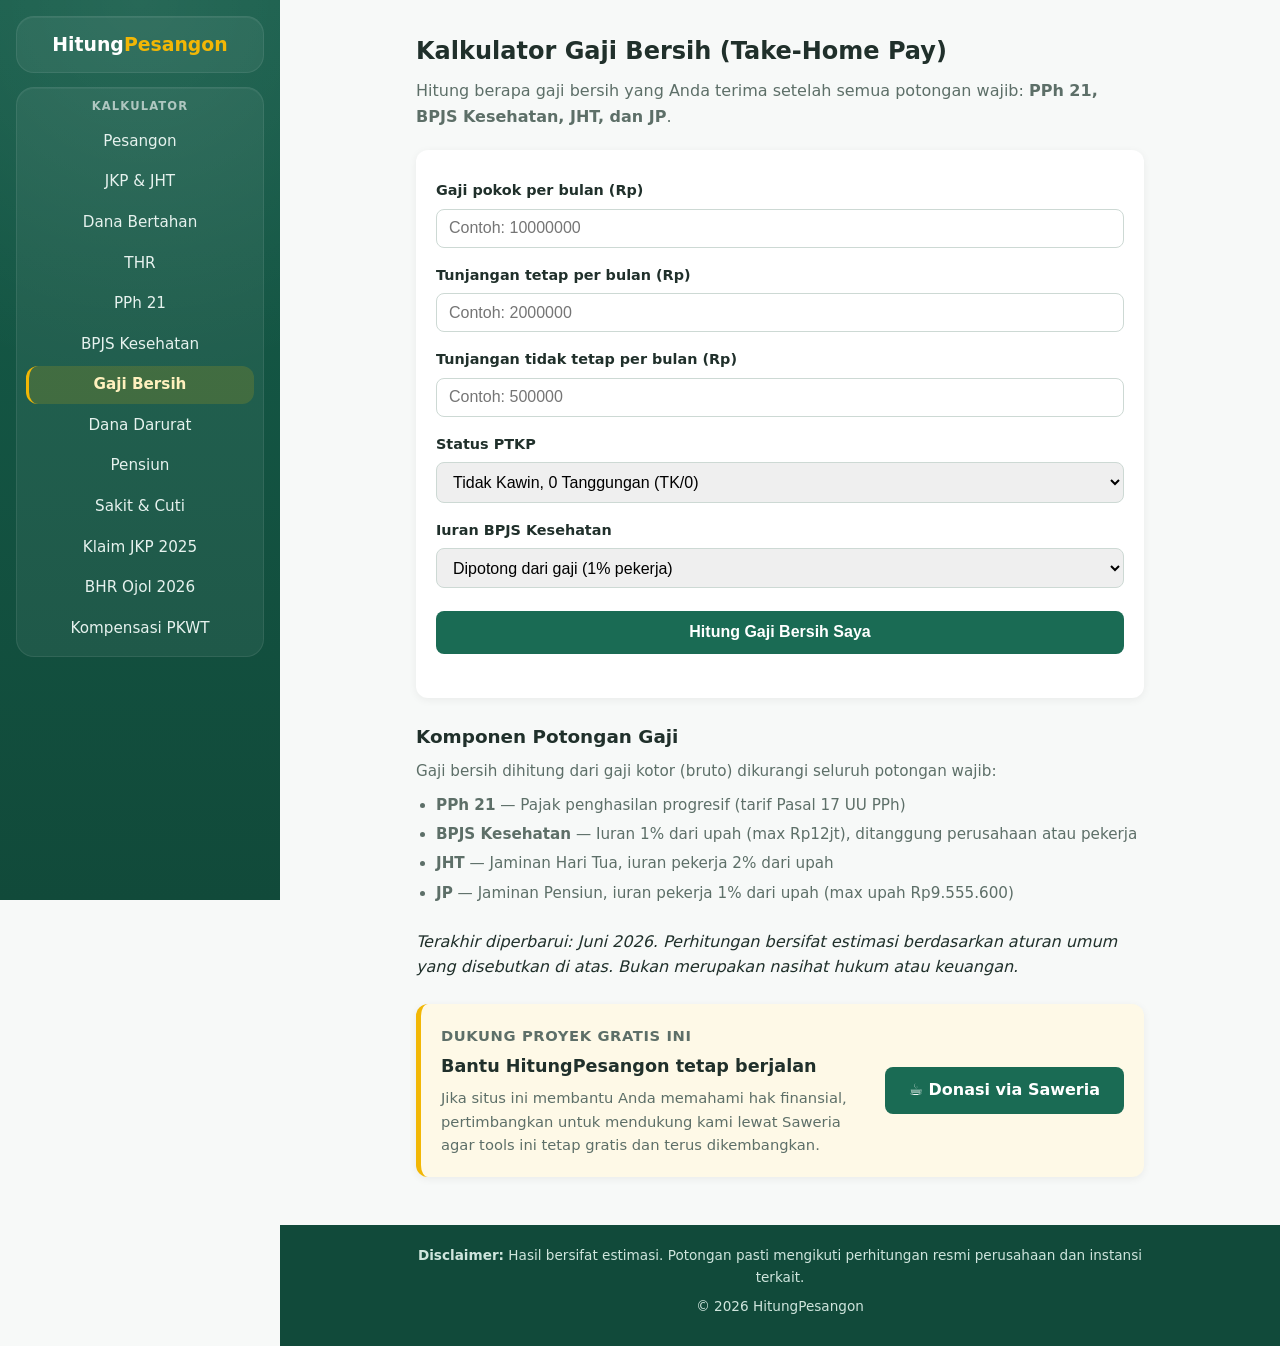
<file: gaji-bersih.html>
<!doctype html>
<html lang="id">
  <head>
    <meta charset="UTF-8" />
    <meta name="viewport" content="width=device-width, initial-scale=1.0" />
    <title>Kalkulator Gaji Bersih (Take-Home Pay) 2026 - HitungPesangon</title>
    <link
      rel="canonical"
      href="https://hitungpesangon.my.id/gaji-bersih.html"
    />
    <meta name="theme-color" content="#1a6b54" />
    <meta name="robots" content="index, follow" />
    <meta
      property="og:title"
      content="Kalkulator Gaji Bersih (Take-Home Pay) 2026 - HitungPesangon"
    />
    <meta
      property="og:description"
      content="Hitung gaji bersih (take-home pay) setelah semua potongan: PPh 21, BPJS Kesehatan, JHT, dan JP. Lengkap dan akurat."
    />
    <meta property="og:type" content="website" />
    <meta
      property="og:url"
      content="https://hitungpesangon.my.id/gaji-bersih.html"
    />
    <meta
      property="og:image"
      content="https://hitungpesangon.my.id/og-image.png"
    />
    <meta property="og:image:width" content="1200" />
    <meta property="og:image:height" content="630" />
    <meta name="twitter:card" content="summary_large_image" />
    <meta
      name="twitter:title"
      content="Kalkulator Gaji Bersih (Take-Home Pay) 2026 - HitungPesangon"
    />
    <meta
      name="twitter:description"
      content="Hitung gaji bersih (take-home pay) setelah semua potongan: PPh 21, BPJS Kesehatan, JHT, dan JP. Lengkap dan akurat."
    />
    <meta
      name="twitter:image"
      content="https://hitungpesangon.my.id/og-image.png"
    />
    <link rel="apple-touch-icon" href="favicon.svg" />
    <link rel="icon" href="favicon.svg" type="image/svg+xml" />
    <link rel="stylesheet" href="css/style.css" />

    <script type="application/ld+json">
      {
        "@context": "https://schema.org",
        "@type": "WebApplication",
        "name": "Kalkulator Gaji Bersih 2026",
        "description": "Hitung gaji bersih setelah semua potongan: PPh 21, BPJS Kesehatan, JHT, dan JP.",
        "url": "https://hitungpesangon.my.id/gaji-bersih.html",
        "applicationCategory": "FinanceApplication",
        "operatingSystem": "All",
        "offers": {
          "@type": "Offer",
          "price": "0",
          "priceCurrency": "IDR"
        },
        "provider": {
          "@type": "Organization",
          "name": "HitungPesangon",
          "url": "https://hitungpesangon.my.id/"
        }
      }
    </script>
    <script type="application/ld+json">
      {
        "@context": "https://schema.org",
        "@type": "BreadcrumbList",
        "itemListElement": [
          {
            "@type": "ListItem",
            "position": 1,
            "name": "Beranda",
            "item": "https://hitungpesangon.my.id/"
          },
          {
            "@type": "ListItem",
            "position": 2,
            "name": "Kalkulator Gaji Bersih",
            "item": "https://hitungpesangon.my.id/gaji-bersih.html"
          }
        ]
      }
    </script>
  </head>
  <body>
    <a class="skip-link" href="#main-content">Lewati ke konten utama</a>
    <header class="site-header">
      <a href="index.html" class="brand">Hitung<span>Pesangon</span></a>
      <button
        class="nav-toggle"
        type="button"
        aria-expanded="false"
        aria-controls="primary-nav"
        aria-label="Buka menu navigasi"
      >
        <span class="nav-toggle-bars" aria-hidden="true"></span>
        <span class="nav-toggle-bars" aria-hidden="true"></span>
        <span class="nav-toggle-bars" aria-hidden="true"></span>
      </button>
      <nav id="primary-nav" aria-label="Navigasi utama">
        <h2 class="nav-heading">Kalkulator</h2>
        <a href="pesangon.html">Pesangon</a>
        <a href="jkp-jht.html">JKP &amp; JHT</a>
        <a href="burn-rate.html">Dana Bertahan</a>
        <a href="thr.html">THR</a>
        <a href="pph21.html">PPh 21</a>
        <a href="bpjs-kesehatan.html">BPJS Kesehatan</a>
        <a href="gaji-bersih.html" class="active">Gaji Bersih</a>
        <a href="dana-darurat.html">Dana Darurat</a>
        <a href="simulasi-pensiun.html">Pensiun</a>
        <a href="uang-sakit-cuti.html">Sakit &amp; Cuti</a>
        <a href="klaim-jkp-2025.html">Klaim JKP 2025</a>
        <a href="bhr-ojol.html">BHR Ojol 2026</a>
        <a href="kompensasi-pkwt.html">Kompensasi PKWT</a>
      </nav>
    </header>
    <main id="main-content" class="container" tabindex="-1">
      <h1>Kalkulator Gaji Bersih (Take-Home Pay)</h1>
      <p class="intro">
        Hitung berapa gaji bersih yang Anda terima setelah semua potongan wajib:
        <strong>PPh 21, BPJS Kesehatan, JHT, dan JP</strong>.
      </p>

      <noscript
        ><p class="noscript-warning">
          <strong>JavaScript diperlukan.</strong> Kalkulator ini membutuhkan
          JavaScript untuk menjalankan perhitungan di browser Anda.
        </p></noscript
      >

      <form id="form-gaji" class="calc-form" novalidate>
        <label for="gaji">Gaji pokok per bulan (Rp)</label>
        <input
          type="number"
          id="gaji"
          min="0"
          placeholder="Contoh: 10000000"
          required
          aria-describedby="error-gaji"
        />

        <label for="tunjangan-tetap">Tunjangan tetap per bulan (Rp)</label>
        <input
          type="number"
          id="tunjangan-tetap"
          min="0"
          placeholder="Contoh: 2000000"
          aria-describedby="error-gaji"
        />

        <label for="tunjangan-tidak-tetap"
          >Tunjangan tidak tetap per bulan (Rp)</label
        >
        <input
          type="number"
          id="tunjangan-tidak-tetap"
          min="0"
          placeholder="Contoh: 500000"
          aria-describedby="error-gaji"
        />

        <label for="status-ptkp">Status PTKP</label>
        <select id="status-ptkp" aria-describedby="error-gaji">
          <option value="TK/0">Tidak Kawin, 0 Tanggungan (TK/0)</option>
          <option value="TK/1">Tidak Kawin, 1 Tanggungan (TK/1)</option>
          <option value="TK/2">Tidak Kawin, 2 Tanggungan (TK/2)</option>
          <option value="TK/3">Tidak Kawin, 3 Tanggungan (TK/3)</option>
          <option value="K/0">Kawin, 0 Tanggungan (K/0)</option>
          <option value="K/1">Kawin, 1 Tanggungan (K/1)</option>
          <option value="K/2">Kawin, 2 Tanggungan (K/2)</option>
          <option value="K/3">Kawin, 3 Tanggungan (K/3)</option>
        </select>

        <label for="bpjs-option">Iuran BPJS Kesehatan</label>
        <select id="bpjs-option" aria-describedby="error-gaji">
          <option value="potong-gaji">Dipotong dari gaji (1% pekerja)</option>
          <option value="perusahaan">Ditanggung perusahaan (0% pekerja)</option>
        </select>

        <button type="submit">Hitung Gaji Bersih Saya</button>
        <p id="error-gaji" class="error" role="alert"></p>
      </form>

      <section
        id="hasil-gaji"
        class="result hidden"
        tabindex="-1"
        aria-live="polite"
      ></section>
      <section class="explainer">
        <h2>Komponen Potongan Gaji</h2>
        <p>
          Gaji bersih dihitung dari gaji kotor (bruto) dikurangi seluruh
          potongan wajib:
        </p>
        <ul class="explainer-list">
          <li>
            <strong>PPh 21</strong> — Pajak penghasilan progresif (tarif Pasal
            17 UU PPh)
          </li>
          <li>
            <strong>BPJS Kesehatan</strong> — Iuran 1% dari upah (max Rp12jt),
            ditanggung perusahaan atau pekerja
          </li>
          <li>
            <strong>JHT</strong> — Jaminan Hari Tua, iuran pekerja 2% dari upah
          </li>
          <li>
            <strong>JP</strong> — Jaminan Pensiun, iuran pekerja 1% dari upah
            (max upah Rp9.555.600)
          </li>
        </ul>
      </section>

      <p>
        <em
          >Terakhir diperbarui: Juni 2026. Perhitungan bersifat estimasi
          berdasarkan aturan umum yang disebutkan di atas. Bukan merupakan
          nasihat hukum atau keuangan.</em
        >
      </p>

      <section class="donation-card" aria-labelledby="donation-title">
        <div class="donation-copy">
          <p class="donation-kicker">Dukung proyek gratis ini</p>
          <h2 id="donation-title">Bantu HitungPesangon tetap berjalan</h2>
          <p>
            Jika situs ini membantu Anda memahami hak finansial, pertimbangkan
            untuk mendukung kami lewat Saweria agar tools ini tetap gratis dan
            terus dikembangkan.
          </p>
        </div>
        <a
          class="donation-btn"
          href="https://saweria.co/bryyzxm"
          target="_blank"
          rel="noopener"
          >☕ Donasi via Saweria</a
        >
      </section>
    </main>

    <footer class="site-footer">
      <p>
        <strong>Disclaimer:</strong> Hasil bersifat estimasi. Potongan pasti
        mengikuti perhitungan resmi perusahaan dan instansi terkait.
      </p>
      <p>&copy; 2026 HitungPesangon</p>
    </footer>

    <script src="js/nav.js" defer></script>
    <script src="js/format.js"></script>
    <script src="js/pph21-core.js"></script>
    <script src="js/gaji-bersih.js"></script>
    <script
      defer
      src="https://static.cloudflareinsights.com/beacon.min.js?token=67c3ececc17c446795affac75c557415"
    ></script>
  </body>
</html>
</file>
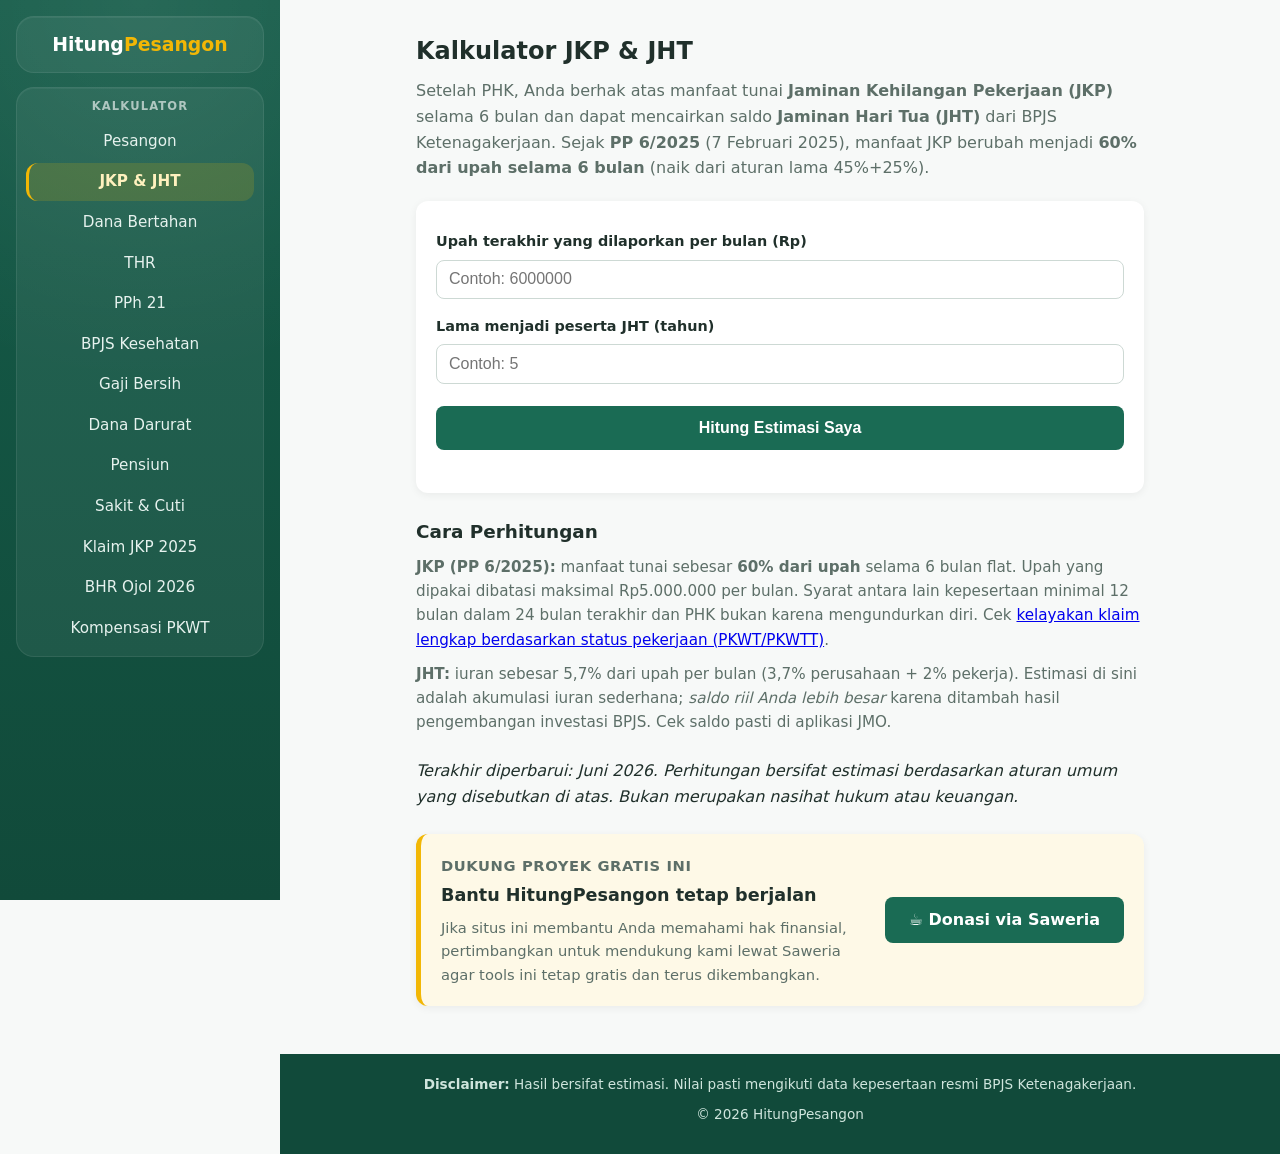
<file: jkp-jht.html>
<!doctype html>
<html lang="id">
  <head>
    <meta charset="UTF-8" />
    <meta name="viewport" content="width=device-width, initial-scale=1.0" />
    <title>
      Kalkulator JKP &amp; JHT BPJS Ketenagakerjaan 2026 (PP 6/2025) -
      HitungPesangon
    </title>
    <link rel="canonical" href="https://hitungpesangon.my.id/jkp-jht.html" />
    <meta name="theme-color" content="#1a6b54" />
    <meta name="robots" content="index, follow" />
    <meta
      property="og:title"
      content="Kalkulator JKP &amp; JHT BPJS Ketenagakerjaan 2026 (PP 6/2025) - HitungPesangon"
    />
    <meta
      property="og:description"
      content="Estimasi manfaat tunai JKP 60% × 6 bulan (PP 6/2025) dan saldo JHT BPJS Ketenagakerjaan setelah PHK."
    />
    <meta property="og:type" content="website" />
    <meta
      property="og:url"
      content="https://hitungpesangon.my.id/jkp-jht.html"
    />
    <meta
      property="og:image"
      content="https://hitungpesangon.my.id/og-image.png"
    />
    <meta property="og:image:width" content="1200" />
    <meta property="og:image:height" content="630" />
    <meta name="twitter:card" content="summary_large_image" />
    <meta
      name="twitter:title"
      content="Kalkulator JKP &amp; JHT BPJS Ketenagakerjaan 2026 (PP 6/2025) - HitungPesangon"
    />
    <meta
      name="twitter:description"
      content="Estimasi manfaat tunai JKP 60% × 6 bulan (PP 6/2025) dan saldo JHT BPJS Ketenagakerjaan setelah PHK."
    />
    <meta
      name="twitter:image"
      content="https://hitungpesangon.my.id/og-image.png"
    />
    <link rel="apple-touch-icon" href="favicon.svg" />
    <link rel="icon" href="favicon.svg" type="image/svg+xml" />
    <link rel="stylesheet" href="css/style.css" />

    <script type="application/ld+json">
      {
        "@context": "https://schema.org",
        "@type": "WebApplication",
        "name": "Kalkulator JKP & JHT 2026 (PP 6/2025)",
        "description": "Estimasi manfaat tunai JKP 60% × 6 bulan (PP 6/2025) dan saldo JHT BPJS Ketenagakerjaan setelah PHK.",
        "url": "https://hitungpesangon.my.id/jkp-jht.html",
        "applicationCategory": "FinanceApplication",
        "operatingSystem": "All",
        "offers": {
          "@type": "Offer",
          "price": "0",
          "priceCurrency": "IDR"
        },
        "provider": {
          "@type": "Organization",
          "name": "HitungPesangon",
          "url": "https://hitungpesangon.my.id/"
        }
      }
    </script>
    <script type="application/ld+json">
      {
        "@context": "https://schema.org",
        "@type": "BreadcrumbList",
        "itemListElement": [
          {
            "@type": "ListItem",
            "position": 1,
            "name": "Beranda",
            "item": "https://hitungpesangon.my.id/"
          },
          {
            "@type": "ListItem",
            "position": 2,
            "name": "Kalkulator JKP & JHT",
            "item": "https://hitungpesangon.my.id/jkp-jht.html"
          }
        ]
      }
    </script>
  </head>
  <body>
    <a class="skip-link" href="#main-content">Lewati ke konten utama</a>
    <header class="site-header">
      <a href="index.html" class="brand">Hitung<span>Pesangon</span></a>
      <button
        class="nav-toggle"
        type="button"
        aria-expanded="false"
        aria-controls="primary-nav"
        aria-label="Buka menu navigasi"
      >
        <span class="nav-toggle-bars" aria-hidden="true"></span>
        <span class="nav-toggle-bars" aria-hidden="true"></span>
        <span class="nav-toggle-bars" aria-hidden="true"></span>
      </button>
      <nav id="primary-nav" aria-label="Navigasi utama">
        <h2 class="nav-heading">Kalkulator</h2>
        <a href="pesangon.html">Pesangon</a>
        <a href="jkp-jht.html" class="active">JKP &amp; JHT</a>
        <a href="burn-rate.html">Dana Bertahan</a>
        <a href="thr.html">THR</a>
        <a href="pph21.html">PPh 21</a>
        <a href="bpjs-kesehatan.html">BPJS Kesehatan</a>
        <a href="gaji-bersih.html">Gaji Bersih</a>
        <a href="dana-darurat.html">Dana Darurat</a>
        <a href="simulasi-pensiun.html">Pensiun</a>
        <a href="uang-sakit-cuti.html">Sakit &amp; Cuti</a>
        <a href="klaim-jkp-2025.html">Klaim JKP 2025</a>
        <a href="bhr-ojol.html">BHR Ojol 2026</a>
        <a href="kompensasi-pkwt.html">Kompensasi PKWT</a>
      </nav>
    </header>
    <main id="main-content" class="container" tabindex="-1">
      <h1>Kalkulator JKP &amp; JHT</h1>
      <p class="intro">
        Setelah PHK, Anda berhak atas manfaat tunai
        <strong>Jaminan Kehilangan Pekerjaan (JKP)</strong> selama 6 bulan dan
        dapat mencairkan saldo <strong>Jaminan Hari Tua (JHT)</strong> dari BPJS
        Ketenagakerjaan. Sejak <strong>PP 6/2025</strong> (7 Februari 2025),
        manfaat JKP berubah menjadi
        <strong>60% dari upah selama 6 bulan</strong> (naik dari aturan lama
        45%+25%).
      </p>

      <noscript
        ><p class="noscript-warning">
          <strong>JavaScript diperlukan.</strong> Kalkulator ini membutuhkan
          JavaScript untuk menjalankan perhitungan di browser Anda.
        </p></noscript
      >

      <form id="form-jkp" class="calc-form" novalidate>
        <label for="upah">Upah terakhir yang dilaporkan per bulan (Rp)</label>
        <input
          type="number"
          id="upah"
          min="0"
          placeholder="Contoh: 6000000"
          required
          aria-describedby="error-jkp"
        />

        <label for="lama-iuran">Lama menjadi peserta JHT (tahun)</label>
        <input
          type="number"
          id="lama-iuran"
          min="0"
          step="0.5"
          placeholder="Contoh: 5"
          required
          aria-describedby="error-jkp"
        />

        <button type="submit">Hitung Estimasi Saya</button>
        <p id="error-jkp" class="error" role="alert"></p>
      </form>

      <section
        id="hasil-jkp"
        class="result hidden"
        tabindex="-1"
        aria-live="polite"
      ></section>
      <section class="explainer">
        <h2>Cara Perhitungan</h2>
        <p>
          <strong>JKP (PP 6/2025):</strong> manfaat tunai sebesar
          <strong>60% dari upah</strong> selama 6 bulan flat. Upah yang dipakai
          dibatasi maksimal Rp5.000.000 per bulan. Syarat antara lain
          kepesertaan minimal 12 bulan dalam 24 bulan terakhir dan PHK bukan
          karena mengundurkan diri. Cek
          <a href="klaim-jkp-2025.html"
            >kelayakan klaim lengkap berdasarkan status pekerjaan
            (PKWT/PKWTT)</a
          >.
        </p>
        <p>
          <strong>JHT:</strong> iuran sebesar 5,7% dari upah per bulan (3,7%
          perusahaan + 2% pekerja). Estimasi di sini adalah akumulasi iuran
          sederhana; <em>saldo riil Anda lebih besar</em> karena ditambah hasil
          pengembangan investasi BPJS. Cek saldo pasti di aplikasi JMO.
        </p>
      </section>

      <p>
        <em
          >Terakhir diperbarui: Juni 2026. Perhitungan bersifat estimasi
          berdasarkan aturan umum yang disebutkan di atas. Bukan merupakan
          nasihat hukum atau keuangan.</em
        >
      </p>

      <section class="donation-card" aria-labelledby="donation-title">
        <div class="donation-copy">
          <p class="donation-kicker">Dukung proyek gratis ini</p>
          <h2 id="donation-title">Bantu HitungPesangon tetap berjalan</h2>
          <p>
            Jika situs ini membantu Anda memahami hak finansial, pertimbangkan
            untuk mendukung kami lewat Saweria agar tools ini tetap gratis dan
            terus dikembangkan.
          </p>
        </div>
        <a
          class="donation-btn"
          href="https://saweria.co/bryyzxm"
          target="_blank"
          rel="noopener"
          >☕ Donasi via Saweria</a
        >
      </section>
    </main>

    <footer class="site-footer">
      <p>
        <strong>Disclaimer:</strong> Hasil bersifat estimasi. Nilai pasti
        mengikuti data kepesertaan resmi BPJS Ketenagakerjaan.
      </p>
      <p>&copy; 2026 HitungPesangon</p>
    </footer>

    <script src="js/nav.js" defer></script>
    <script src="js/format.js"></script>
    <script src="js/jkp-jht.js"></script>
    <script
      defer
      src="https://static.cloudflareinsights.com/beacon.min.js?token=67c3ececc17c446795affac75c557415"
    ></script>
  </body>
</html>
</file>
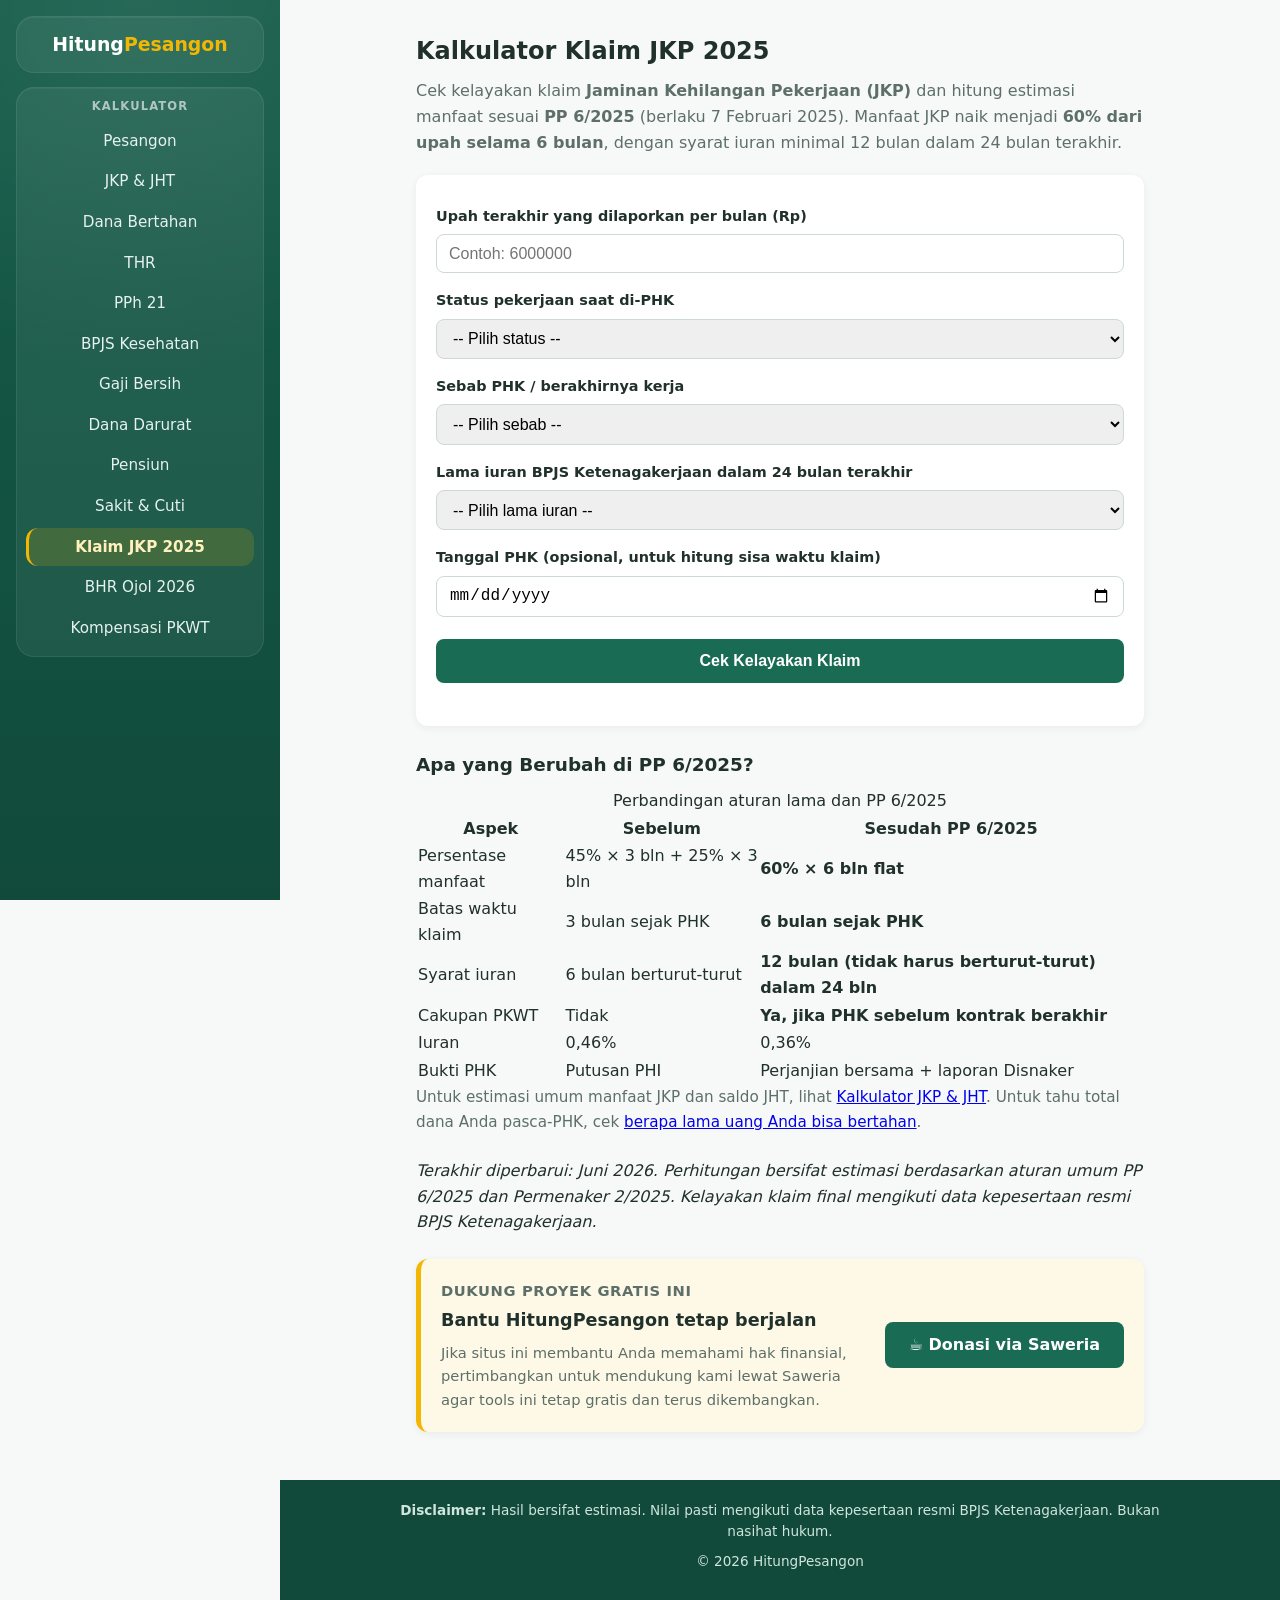
<file: klaim-jkp-2025.html>
<!doctype html>
<html lang="id">
  <head>
    <meta charset="UTF-8" />
    <meta name="viewport" content="width=device-width, initial-scale=1.0" />
    <title>
      Kalkulator Klaim JKP 2025 (Cek Kelayakan &amp; Estimasi) - HitungPesangon
    </title>
    <link
      rel="canonical"
      href="https://hitungpesangon.my.id/klaim-jkp-2025.html"
    />
    <meta name="theme-color" content="#1a6b54" />
    <meta name="robots" content="index, follow" />
    <meta
      property="og:title"
      content="Kalkulator Klaim JKP 2025 (Cek Kelayakan & Estimasi) - HitungPesangon"
    />
    <meta
      property="og:description"
      content="Cek kelayakan klaim JKP dan hitung estimasi manfaat 60% × 6 bulan sesuai PP 6/2025. Untuk PKWTT dan PKWT yang di-PHK."
    />
    <meta property="og:type" content="website" />
    <meta
      property="og:url"
      content="https://hitungpesangon.my.id/klaim-jkp-2025.html"
    />
    <meta
      property="og:image"
      content="https://hitungpesangon.my.id/og-image.png"
    />
    <meta property="og:image:width" content="1200" />
    <meta property="og:image:height" content="630" />
    <meta name="twitter:card" content="summary_large_image" />
    <meta
      name="twitter:title"
      content="Kalkulator Klaim JKP 2025 (Cek Kelayakan & Estimasi) - HitungPesangon"
    />
    <meta
      name="twitter:description"
      content="Cek kelayakan klaim JKP dan hitung estimasi manfaat 60% × 6 bulan sesuai PP 6/2025. Untuk PKWTT dan PKWT yang di-PHK."
    />
    <meta
      name="twitter:image"
      content="https://hitungpesangon.my.id/og-image.png"
    />
    <link rel="apple-touch-icon" href="favicon.svg" />
    <link rel="icon" href="favicon.svg" type="image/svg+xml" />
    <link rel="stylesheet" href="css/style.css" />

    <script type="application/ld+json">
      {
        "@context": "https://schema.org",
        "@type": "WebApplication",
        "name": "Kalkulator Klaim JKP 2025",
        "description": "Cek kelayakan klaim JKP (Jaminan Kehilangan Pekerjaan) dan estimasi manfaat 60% × 6 bulan sesuai PP 6/2025. Untuk pekerja PKWTT dan PKWT yang di-PHK.",
        "url": "https://hitungpesangon.my.id/klaim-jkp-2025.html",
        "applicationCategory": "FinanceApplication",
        "operatingSystem": "All",
        "offers": {
          "@type": "Offer",
          "price": "0",
          "priceCurrency": "IDR"
        },
        "provider": {
          "@type": "Organization",
          "name": "HitungPesangon",
          "url": "https://hitungpesangon.my.id/"
        }
      }
    </script>
    <script type="application/ld+json">
      {
        "@context": "https://schema.org",
        "@type": "BreadcrumbList",
        "itemListElement": [
          {
            "@type": "ListItem",
            "position": 1,
            "name": "Beranda",
            "item": "https://hitungpesangon.my.id/"
          },
          {
            "@type": "ListItem",
            "position": 2,
            "name": "Kalkulator Klaim JKP 2025",
            "item": "https://hitungpesangon.my.id/klaim-jkp-2025.html"
          }
        ]
      }
    </script>
  </head>
  <body>
    <a class="skip-link" href="#main-content">Lewati ke konten utama</a>
    <header class="site-header">
      <a href="index.html" class="brand">Hitung<span>Pesangon</span></a>
      <button
        class="nav-toggle"
        type="button"
        aria-expanded="false"
        aria-controls="primary-nav"
        aria-label="Buka menu navigasi"
      >
        <span class="nav-toggle-bars" aria-hidden="true"></span>
        <span class="nav-toggle-bars" aria-hidden="true"></span>
        <span class="nav-toggle-bars" aria-hidden="true"></span>
      </button>
      <nav id="primary-nav" aria-label="Navigasi utama">
        <h2 class="nav-heading">Kalkulator</h2>
        <a href="pesangon.html">Pesangon</a>
        <a href="jkp-jht.html">JKP &amp; JHT</a>
        <a href="burn-rate.html">Dana Bertahan</a>
        <a href="thr.html">THR</a>
        <a href="pph21.html">PPh 21</a>
        <a href="bpjs-kesehatan.html">BPJS Kesehatan</a>
        <a href="gaji-bersih.html">Gaji Bersih</a>
        <a href="dana-darurat.html">Dana Darurat</a>
        <a href="simulasi-pensiun.html">Pensiun</a>
        <a href="uang-sakit-cuti.html">Sakit &amp; Cuti</a>
        <a href="klaim-jkp-2025.html" class="active">Klaim JKP 2025</a>
        <a href="bhr-ojol.html">BHR Ojol 2026</a>
        <a href="kompensasi-pkwt.html">Kompensasi PKWT</a>
      </nav>
    </header>
    <main id="main-content" class="container" tabindex="-1">
      <h1>Kalkulator Klaim JKP 2025</h1>
      <p class="intro">
        Cek kelayakan klaim
        <strong>Jaminan Kehilangan Pekerjaan (JKP)</strong> dan hitung estimasi
        manfaat sesuai <strong>PP 6/2025</strong> (berlaku 7 Februari 2025).
        Manfaat JKP naik menjadi <strong>60% dari upah selama 6 bulan</strong>,
        dengan syarat iuran minimal 12 bulan dalam 24 bulan terakhir.
      </p>

      <noscript
        ><p class="noscript-warning">
          <strong>JavaScript diperlukan.</strong> Kalkulator ini membutuhkan
          JavaScript untuk menjalankan perhitungan di browser Anda.
        </p></noscript
      >

      <form id="form-klaim-jkp" class="calc-form" novalidate>
        <label for="upah">Upah terakhir yang dilaporkan per bulan (Rp)</label>
        <input
          type="number"
          id="upah"
          min="0"
          placeholder="Contoh: 6000000"
          required
          aria-describedby="error-klaim-jkp"
        />

        <label for="status-pekerjaan">Status pekerjaan saat di-PHK</label>
        <select
          id="status-pekerjaan"
          required
          aria-describedby="error-klaim-jkp"
        >
          <option value="">-- Pilih status --</option>
          <option value="pkwtt">PKWTT (Pegawai Tetap)</option>
          <option value="pkwt">PKWT (Kontrak / Outsourcing)</option>
        </select>

        <label for="sebab-phk">Sebab PHK / berakhirnya kerja</label>
        <select id="sebab-phk" required aria-describedby="error-klaim-jkp">
          <option value="">-- Pilih sebab --</option>
          <optgroup label="PKWTT — eligible">
            <option value="phk_perusahaan">
              PHK oleh perusahaan (efisiensi, merger, tutup)
            </option>
            <option value="phk_pelanggaran">
              PHK karena pelanggaran (setelah proses)
            </option>
            <option value="phk_sakit">Sakit berkepanjangan / cacat</option>
            <option value="phk_pailit">Perusahaan pailit / tutup</option>
          </optgroup>
          <optgroup label="PKWT — eligible jika diputus perusahaan">
            <option value="pkwt_diakhiri_perusahaan">
              Kontrak diakhiri perusahaan sebelum habis
            </option>
          </optgroup>
          <optgroup label="Tidak eligible">
            <option value="resign">Mengundurkan diri (resign)</option>
            <option value="pensiun">Pensiun normal</option>
            <option value="pkwt_habis_normal">
              Kontrak habis sesuai rencana
            </option>
          </optgroup>
        </select>

        <label for="lama-iuran"
          >Lama iuran BPJS Ketenagakerjaan dalam 24 bulan terakhir</label
        >
        <select id="lama-iuran" required aria-describedby="error-klaim-jkp">
          <option value="">-- Pilih lama iuran --</option>
          <option value="lt_6">&lt; 6 bulan (belum memenuhi syarat)</option>
          <option value="6_12">6 – 12 bulan</option>
          <option value="12_18">12 – 18 bulan</option>
          <option value="18_24">18 – 24 bulan</option>
          <option value="gt_24">&gt; 24 bulan (memenuhi syarat)</option>
        </select>

        <label for="tanggal-phk"
          >Tanggal PHK (opsional, untuk hitung sisa waktu klaim)</label
        >
        <input
          type="date"
          id="tanggal-phk"
          aria-describedby="error-klaim-jkp"
        />

        <button type="submit">Cek Kelayakan Klaim</button>
        <p id="error-klaim-jkp" class="error" role="alert"></p>
      </form>

      <section
        id="hasil-klaim-jkp"
        class="result hidden"
        tabindex="-1"
        aria-live="polite"
      ></section>
      <section class="explainer">
        <h2>Apa yang Berubah di PP 6/2025?</h2>
        <table>
          <caption>
            Perbandingan aturan lama dan PP 6/2025
          </caption>
          <tr>
            <th>Aspek</th>
            <th>Sebelum</th>
            <th>Sesudah PP 6/2025</th>
          </tr>
          <tr>
            <td>Persentase manfaat</td>
            <td>45% × 3 bln + 25% × 3 bln</td>
            <td><strong>60% × 6 bln flat</strong></td>
          </tr>
          <tr>
            <td>Batas waktu klaim</td>
            <td>3 bulan sejak PHK</td>
            <td><strong>6 bulan sejak PHK</strong></td>
          </tr>
          <tr>
            <td>Syarat iuran</td>
            <td>6 bulan berturut-turut</td>
            <td>
              <strong
                >12 bulan (tidak harus berturut-turut) dalam 24 bln</strong
              >
            </td>
          </tr>
          <tr>
            <td>Cakupan PKWT</td>
            <td>Tidak</td>
            <td><strong>Ya, jika PHK sebelum kontrak berakhir</strong></td>
          </tr>
          <tr>
            <td>Iuran</td>
            <td>0,46%</td>
            <td>0,36%</td>
          </tr>
          <tr>
            <td>Bukti PHK</td>
            <td>Putusan PHI</td>
            <td>Perjanjian bersama + laporan Disnaker</td>
          </tr>
        </table>
        <p>
          Untuk estimasi umum manfaat JKP dan saldo JHT, lihat
          <a href="jkp-jht.html">Kalkulator JKP &amp; JHT</a>. Untuk tahu total
          dana Anda pasca-PHK, cek
          <a href="burn-rate.html">berapa lama uang Anda bisa bertahan</a>.
        </p>
      </section>

      <p>
        <em
          >Terakhir diperbarui: Juni 2026. Perhitungan bersifat estimasi
          berdasarkan aturan umum PP 6/2025 dan Permenaker 2/2025. Kelayakan
          klaim final mengikuti data kepesertaan resmi BPJS Ketenagakerjaan.</em
        >
      </p>

      <section class="donation-card" aria-labelledby="donation-title">
        <div class="donation-copy">
          <p class="donation-kicker">Dukung proyek gratis ini</p>
          <h2 id="donation-title">Bantu HitungPesangon tetap berjalan</h2>
          <p>
            Jika situs ini membantu Anda memahami hak finansial, pertimbangkan
            untuk mendukung kami lewat Saweria agar tools ini tetap gratis dan
            terus dikembangkan.
          </p>
        </div>
        <a
          class="donation-btn"
          href="https://saweria.co/bryyzxm"
          target="_blank"
          rel="noopener"
          >☕ Donasi via Saweria</a
        >
      </section>
    </main>
    <footer class="site-footer">
      <p>
        <strong>Disclaimer:</strong> Hasil bersifat estimasi. Nilai pasti
        mengikuti data kepesertaan resmi BPJS Ketenagakerjaan. Bukan nasihat
        hukum.
      </p>
      <p>&copy; 2026 HitungPesangon</p>
    </footer>

    <script src="js/nav.js" defer></script>
    <script src="js/format.js"></script>
    <script src="js/klaim-jkp-2025.js"></script>
    <script
      defer
      src="https://static.cloudflareinsights.com/beacon.min.js?token=67c3ececc17c446795affac75c557415"
    ></script>
  </body>
</html>
</file>
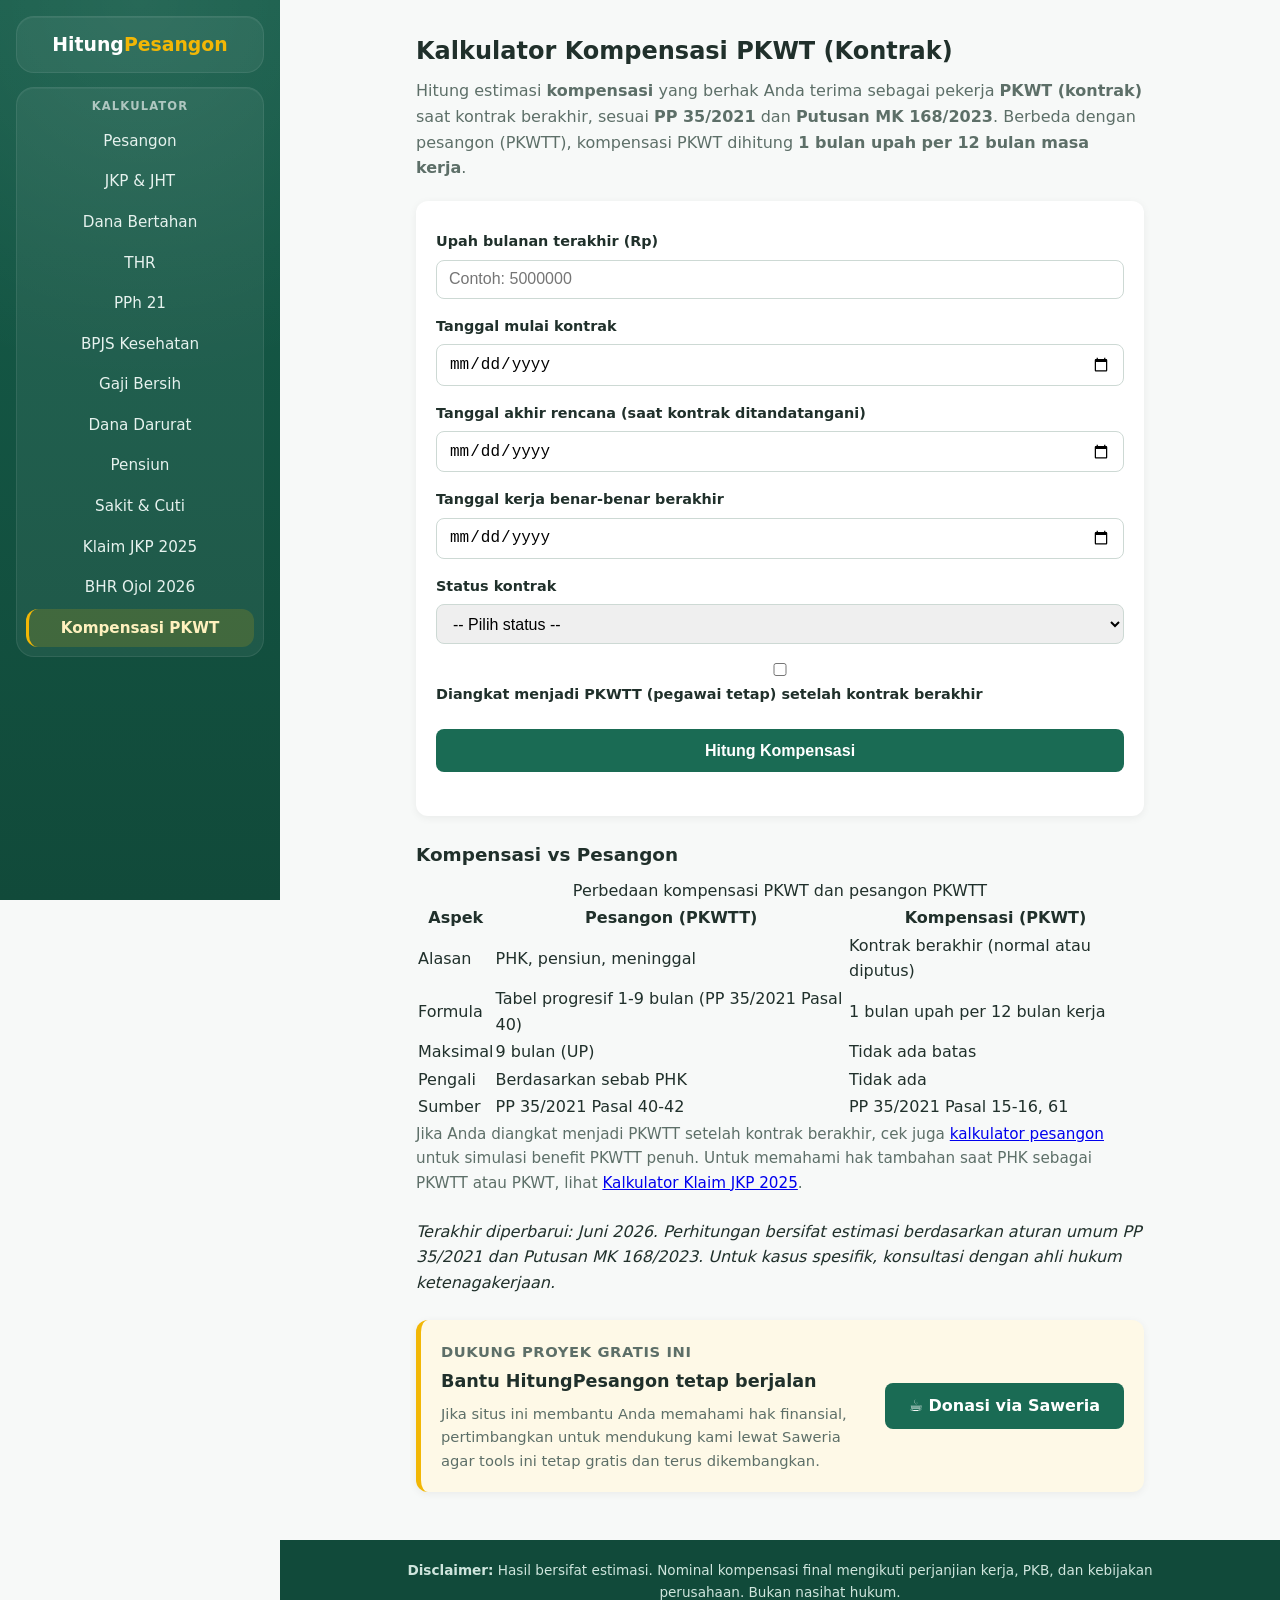
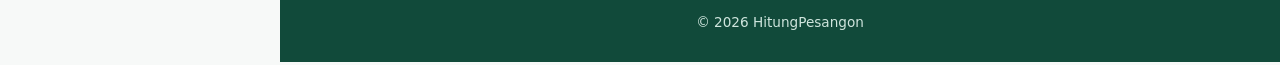
<file: kompensasi-pkwt.html>
<!doctype html>
<html lang="id">
  <head>
    <meta charset="UTF-8" />
    <meta name="viewport" content="width=device-width, initial-scale=1.0" />
    <title>Kalkulator Kompensasi PKWT (Kontrak) 2026 - HitungPesangon</title>
    <link
      rel="canonical"
      href="https://hitungpesangon.my.id/kompensasi-pkwt.html"
    />
    <meta name="theme-color" content="#1a6b54" />
    <meta name="robots" content="index, follow" />
    <meta
      property="og:title"
      content="Kalkulator Kompensasi PKWT (Kontrak) 2026 - HitungPesangon"
    />
    <meta
      property="og:description"
      content="Hitung kompensasi untuk pekerja PKWT (kontrak) saat kontrak berakhir sesuai PP 35/2021 dan Putusan MK 168/2023. 1 bulan upah per 12 bulan masa kerja."
    />
    <meta property="og:type" content="website" />
    <meta
      property="og:url"
      content="https://hitungpesangon.my.id/kompensasi-pkwt.html"
    />
    <meta
      property="og:image"
      content="https://hitungpesangon.my.id/og-image.png"
    />
    <meta property="og:image:width" content="1200" />
    <meta property="og:image:height" content="630" />
    <meta name="twitter:card" content="summary_large_image" />
    <meta
      name="twitter:title"
      content="Kalkulator Kompensasi PKWT (Kontrak) 2026 - HitungPesangon"
    />
    <meta
      name="twitter:description"
      content="Hitung kompensasi untuk pekerja PKWT (kontrak) saat kontrak berakhir sesuai PP 35/2021 dan Putusan MK 168/2023. 1 bulan upah per 12 bulan masa kerja."
    />
    <meta
      name="twitter:image"
      content="https://hitungpesangon.my.id/og-image.png"
    />
    <link rel="apple-touch-icon" href="favicon.svg" />
    <link rel="icon" href="favicon.svg" type="image/svg+xml" />
    <link rel="stylesheet" href="css/style.css" />

    <script type="application/ld+json">
      {
        "@context": "https://schema.org",
        "@type": "WebApplication",
        "name": "Kalkulator Kompensasi PKWT (Kontrak)",
        "description": "Hitung kompensasi untuk pekerja PKWT (kontrak) saat kontrak berakhir sesuai PP 35/2021 dan Putusan MK 168/2023.",
        "url": "https://hitungpesangon.my.id/kompensasi-pkwt.html",
        "applicationCategory": "FinanceApplication",
        "operatingSystem": "All",
        "offers": {
          "@type": "Offer",
          "price": "0",
          "priceCurrency": "IDR"
        },
        "provider": {
          "@type": "Organization",
          "name": "HitungPesangon",
          "url": "https://hitungpesangon.my.id/"
        }
      }
    </script>
    <script type="application/ld+json">
      {
        "@context": "https://schema.org",
        "@type": "BreadcrumbList",
        "itemListElement": [
          {
            "@type": "ListItem",
            "position": 1,
            "name": "Beranda",
            "item": "https://hitungpesangon.my.id/"
          },
          {
            "@type": "ListItem",
            "position": 2,
            "name": "Kalkulator Kompensasi PKWT",
            "item": "https://hitungpesangon.my.id/kompensasi-pkwt.html"
          }
        ]
      }
    </script>
  </head>
  <body>
    <a class="skip-link" href="#main-content">Lewati ke konten utama</a>
    <header class="site-header">
      <a href="index.html" class="brand">Hitung<span>Pesangon</span></a>
      <button
        class="nav-toggle"
        type="button"
        aria-expanded="false"
        aria-controls="primary-nav"
        aria-label="Buka menu navigasi"
      >
        <span class="nav-toggle-bars" aria-hidden="true"></span>
        <span class="nav-toggle-bars" aria-hidden="true"></span>
        <span class="nav-toggle-bars" aria-hidden="true"></span>
      </button>
      <nav id="primary-nav" aria-label="Navigasi utama">
        <h2 class="nav-heading">Kalkulator</h2>
        <a href="pesangon.html">Pesangon</a>
        <a href="jkp-jht.html">JKP &amp; JHT</a>
        <a href="burn-rate.html">Dana Bertahan</a>
        <a href="thr.html">THR</a>
        <a href="pph21.html">PPh 21</a>
        <a href="bpjs-kesehatan.html">BPJS Kesehatan</a>
        <a href="gaji-bersih.html">Gaji Bersih</a>
        <a href="dana-darurat.html">Dana Darurat</a>
        <a href="simulasi-pensiun.html">Pensiun</a>
        <a href="uang-sakit-cuti.html">Sakit &amp; Cuti</a>
        <a href="klaim-jkp-2025.html">Klaim JKP 2025</a>
        <a href="bhr-ojol.html">BHR Ojol 2026</a>
        <a href="kompensasi-pkwt.html" class="active">Kompensasi PKWT</a>
      </nav>
    </header>
    <main id="main-content" class="container" tabindex="-1">
      <h1>Kalkulator Kompensasi PKWT (Kontrak)</h1>
      <p class="intro">
        Hitung estimasi
        <strong>kompensasi</strong> yang berhak Anda terima sebagai pekerja
        <strong>PKWT (kontrak)</strong> saat kontrak berakhir, sesuai
        <strong>PP 35/2021</strong> dan <strong>Putusan MK 168/2023</strong>.
        Berbeda dengan pesangon (PKWTT), kompensasi PKWT dihitung
        <strong>1 bulan upah per 12 bulan masa kerja</strong>.
      </p>

      <noscript
        ><p class="noscript-warning">
          <strong>JavaScript diperlukan.</strong> Kalkulator ini membutuhkan
          JavaScript untuk menjalankan perhitungan di browser Anda.
        </p></noscript
      >

      <form id="form-pkwt" class="calc-form" novalidate>
        <label for="upah">Upah bulanan terakhir (Rp)</label>
        <input
          type="number"
          id="upah"
          min="0"
          placeholder="Contoh: 5000000"
          required
          aria-describedby="error-pkwt"
        />

        <label for="tanggal-mulai">Tanggal mulai kontrak</label>
        <input
          type="date"
          id="tanggal-mulai"
          required
          aria-describedby="error-pkwt"
        />

        <label for="tanggal-akhir-rencana"
          >Tanggal akhir rencana (saat kontrak ditandatangani)</label
        >
        <input
          type="date"
          id="tanggal-akhir-rencana"
          required
          aria-describedby="error-pkwt"
        />

        <label for="tanggal-akhir-aktual"
          >Tanggal kerja benar-benar berakhir</label
        >
        <input
          type="date"
          id="tanggal-akhir-aktual"
          required
          aria-describedby="error-pkwt"
        />

        <label for="status">Status kontrak</label>
        <select id="status" required aria-describedby="error-pkwt">
          <option value="">-- Pilih status --</option>
          <option value="habis_normal">Habis sesuai rencana</option>
          <option value="diputus_perusahaan">
            Diputus perusahaan sebelum habis
          </option>
        </select>

        <label for="diangkat-pkwtt">
          <input type="checkbox" id="diangkat-pkwtt" />
          Diangkat menjadi PKWTT (pegawai tetap) setelah kontrak berakhir
        </label>

        <button type="submit">Hitung Kompensasi</button>
        <p id="error-pkwt" class="error" role="alert"></p>
      </form>

      <section
        id="hasil-pkwt"
        class="result hidden"
        tabindex="-1"
        aria-live="polite"
      ></section>
      <section class="explainer">
        <h2>Kompensasi vs Pesangon</h2>
        <table>
          <caption>
            Perbedaan kompensasi PKWT dan pesangon PKWTT
          </caption>
          <tr>
            <th>Aspek</th>
            <th>Pesangon (PKWTT)</th>
            <th>Kompensasi (PKWT)</th>
          </tr>
          <tr>
            <td>Alasan</td>
            <td>PHK, pensiun, meninggal</td>
            <td>Kontrak berakhir (normal atau diputus)</td>
          </tr>
          <tr>
            <td>Formula</td>
            <td>Tabel progresif 1-9 bulan (PP 35/2021 Pasal 40)</td>
            <td>1 bulan upah per 12 bulan kerja</td>
          </tr>
          <tr>
            <td>Maksimal</td>
            <td>9 bulan (UP)</td>
            <td>Tidak ada batas</td>
          </tr>
          <tr>
            <td>Pengali</td>
            <td>Berdasarkan sebab PHK</td>
            <td>Tidak ada</td>
          </tr>
          <tr>
            <td>Sumber</td>
            <td>PP 35/2021 Pasal 40-42</td>
            <td>PP 35/2021 Pasal 15-16, 61</td>
          </tr>
        </table>
        <p>
          Jika Anda diangkat menjadi PKWTT setelah kontrak berakhir, cek juga
          <a href="pesangon.html">kalkulator pesangon</a> untuk simulasi benefit
          PKWTT penuh. Untuk memahami hak tambahan saat PHK sebagai PKWTT atau
          PKWT, lihat
          <a href="klaim-jkp-2025.html">Kalkulator Klaim JKP 2025</a>.
        </p>
      </section>

      <p>
        <em
          >Terakhir diperbarui: Juni 2026. Perhitungan bersifat estimasi
          berdasarkan aturan umum PP 35/2021 dan Putusan MK 168/2023. Untuk
          kasus spesifik, konsultasi dengan ahli hukum ketenagakerjaan.</em
        >
      </p>

      <section class="donation-card" aria-labelledby="donation-title">
        <div class="donation-copy">
          <p class="donation-kicker">Dukung proyek gratis ini</p>
          <h2 id="donation-title">Bantu HitungPesangon tetap berjalan</h2>
          <p>
            Jika situs ini membantu Anda memahami hak finansial, pertimbangkan
            untuk mendukung kami lewat Saweria agar tools ini tetap gratis dan
            terus dikembangkan.
          </p>
        </div>
        <a
          class="donation-btn"
          href="https://saweria.co/bryyzxm"
          target="_blank"
          rel="noopener"
          >☕ Donasi via Saweria</a
        >
      </section>
    </main>
    <footer class="site-footer">
      <p>
        <strong>Disclaimer:</strong> Hasil bersifat estimasi. Nominal kompensasi
        final mengikuti perjanjian kerja, PKB, dan kebijakan perusahaan. Bukan
        nasihat hukum.
      </p>
      <p>&copy; 2026 HitungPesangon</p>
    </footer>

    <script src="js/nav.js" defer></script>
    <script src="js/format.js"></script>
    <script src="js/kompensasi-pkwt.js"></script>
    <script
      defer
      src="https://static.cloudflareinsights.com/beacon.min.js?token=67c3ececc17c446795affac75c557415"
    ></script>
  </body>
</html>
</file>
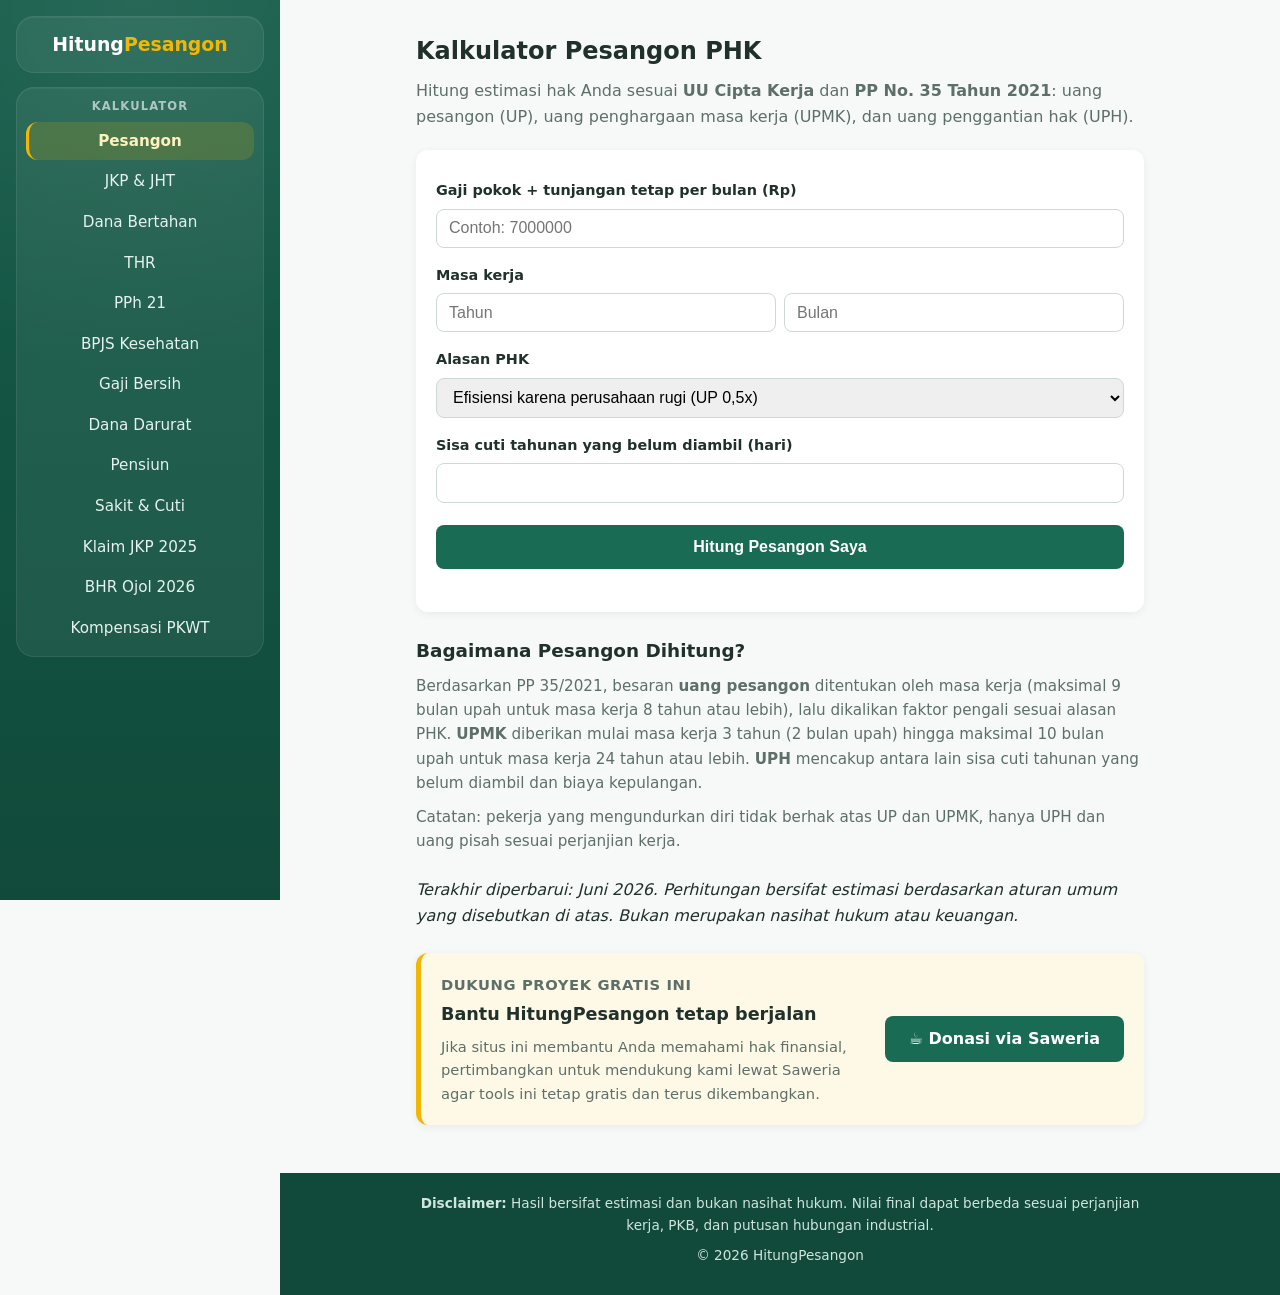
<file: pesangon.html>
<!doctype html>
<html lang="id">
  <head>
    <meta charset="UTF-8" />
    <meta name="viewport" content="width=device-width, initial-scale=1.0" />
    <title>Kalkulator Pesangon PHK 2026 (PP 35/2021) - HitungPesangon</title>
    <link rel="canonical" href="https://hitungpesangon.my.id/pesangon.html" />
    <meta name="theme-color" content="#1a6b54" />
    <meta name="robots" content="index, follow" />
    <meta
      property="og:title"
      content="Kalkulator Pesangon PHK 2026 (PP 35/2021) - HitungPesangon"
    />
    <meta
      property="og:description"
      content="Hitung uang pesangon, UPMK, dan uang penggantian hak Anda setelah PHK sesuai UU Cipta Kerja dan PP 35/2021. Lengkap dengan rincian perhitungan."
    />
    <meta property="og:type" content="website" />
    <meta
      property="og:url"
      content="https://hitungpesangon.my.id/pesangon.html"
    />
    <meta
      property="og:image"
      content="https://hitungpesangon.my.id/og-image.png"
    />
    <meta property="og:image:width" content="1200" />
    <meta property="og:image:height" content="630" />
    <meta name="twitter:card" content="summary_large_image" />
    <meta
      name="twitter:title"
      content="Kalkulator Pesangon PHK 2026 (PP 35/2021) - HitungPesangon"
    />
    <meta
      name="twitter:description"
      content="Hitung uang pesangon, UPMK, dan uang penggantian hak Anda setelah PHK sesuai UU Cipta Kerja dan PP 35/2021. Lengkap dengan rincian perhitungan."
    />
    <meta
      name="twitter:image"
      content="https://hitungpesangon.my.id/og-image.png"
    />
    <link rel="apple-touch-icon" href="favicon.svg" />
    <link rel="icon" href="favicon.svg" type="image/svg+xml" />
    <link rel="stylesheet" href="css/style.css" />

    <script type="application/ld+json">
      {
        "@context": "https://schema.org",
        "@type": "WebApplication",
        "name": "Kalkulator Pesangon PHK 2026",
        "description": "Hitung uang pesangon, UPMK, dan uang penggantian hak Anda setelah PHK sesuai UU Cipta Kerja dan PP 35/2021.",
        "url": "https://hitungpesangon.my.id/pesangon.html",
        "applicationCategory": "FinanceApplication",
        "operatingSystem": "All",
        "offers": {
          "@type": "Offer",
          "price": "0",
          "priceCurrency": "IDR"
        },
        "provider": {
          "@type": "Organization",
          "name": "HitungPesangon",
          "url": "https://hitungpesangon.my.id/"
        }
      }
    </script>
    <script type="application/ld+json">
      {
        "@context": "https://schema.org",
        "@type": "BreadcrumbList",
        "itemListElement": [
          {
            "@type": "ListItem",
            "position": 1,
            "name": "Beranda",
            "item": "https://hitungpesangon.my.id/"
          },
          {
            "@type": "ListItem",
            "position": 2,
            "name": "Kalkulator Pesangon PHK",
            "item": "https://hitungpesangon.my.id/pesangon.html"
          }
        ]
      }
    </script>
  </head>
  <body>
    <a class="skip-link" href="#main-content">Lewati ke konten utama</a>
    <header class="site-header">
      <a href="index.html" class="brand">Hitung<span>Pesangon</span></a>
      <button
        class="nav-toggle"
        type="button"
        aria-expanded="false"
        aria-controls="primary-nav"
        aria-label="Buka menu navigasi"
      >
        <span class="nav-toggle-bars" aria-hidden="true"></span>
        <span class="nav-toggle-bars" aria-hidden="true"></span>
        <span class="nav-toggle-bars" aria-hidden="true"></span>
      </button>
      <nav id="primary-nav" aria-label="Navigasi utama">
        <h2 class="nav-heading">Kalkulator</h2>
        <a href="pesangon.html" class="active">Pesangon</a>
        <a href="jkp-jht.html">JKP &amp; JHT</a>
        <a href="burn-rate.html">Dana Bertahan</a>
        <a href="thr.html">THR</a>
        <a href="pph21.html">PPh 21</a>
        <a href="bpjs-kesehatan.html">BPJS Kesehatan</a>
        <a href="gaji-bersih.html">Gaji Bersih</a>
        <a href="dana-darurat.html">Dana Darurat</a>
        <a href="simulasi-pensiun.html">Pensiun</a>
        <a href="uang-sakit-cuti.html">Sakit &amp; Cuti</a>
        <a href="klaim-jkp-2025.html">Klaim JKP 2025</a>
        <a href="bhr-ojol.html">BHR Ojol 2026</a>
        <a href="kompensasi-pkwt.html">Kompensasi PKWT</a>
      </nav>
    </header>

    <main id="main-content" class="container" tabindex="-1">
      <h1>Kalkulator Pesangon PHK</h1>
      <p class="intro">
        Hitung estimasi hak Anda sesuai <strong>UU Cipta Kerja</strong> dan
        <strong>PP No. 35 Tahun 2021</strong>: uang pesangon (UP), uang
        penghargaan masa kerja (UPMK), dan uang penggantian hak (UPH).
      </p>

      <noscript
        ><p class="noscript-warning">
          <strong>JavaScript diperlukan.</strong> Kalkulator ini membutuhkan
          JavaScript untuk menjalankan perhitungan di browser Anda.
        </p></noscript
      >

      <form id="form-pesangon" class="calc-form" novalidate>
        <label for="gaji">Gaji pokok + tunjangan tetap per bulan (Rp)</label>
        <input
          type="number"
          id="gaji"
          min="0"
          placeholder="Contoh: 7000000"
          required
          aria-describedby="error-pesangon"
        />

        <label for="masa-tahun">Masa kerja</label>
        <div class="input-row">
          <input
            type="number"
            id="masa-tahun"
            min="0"
            placeholder="Tahun"
            required
            aria-describedby="error-pesangon"
          />
          <input
            type="number"
            id="masa-bulan"
            min="0"
            max="11"
            placeholder="Bulan"
            aria-describedby="error-pesangon"
          />
        </div>

        <label for="alasan">Alasan PHK</label>
        <select id="alasan" aria-describedby="error-pesangon">
          <option value="efisiensi-rugi">
            Efisiensi karena perusahaan rugi (UP 0,5x)
          </option>
          <option value="efisiensi-cegah">
            Efisiensi untuk mencegah kerugian (UP 1x)
          </option>
          <option value="tutup-rugi">
            Perusahaan tutup karena rugi (UP 0,5x)
          </option>
          <option value="tutup-bukan-rugi">
            Perusahaan tutup bukan karena rugi (UP 1x)
          </option>
          <option value="pailit">Perusahaan pailit (UP 0,5x)</option>
          <option value="pensiun">Memasuki usia pensiun (UP 1,75x)</option>
          <option value="meninggal">Pekerja meninggal dunia (UP 2x)</option>
        </select>

        <label for="sisa-cuti"
          >Sisa cuti tahunan yang belum diambil (hari)</label
        >
        <input
          type="number"
          id="sisa-cuti"
          min="0"
          aria-describedby="error-pesangon"
        />

        <button type="submit">Hitung Pesangon Saya</button>
        <p id="error-pesangon" class="error" role="alert"></p>
      </form>

      <section
        id="hasil-pesangon"
        class="result hidden"
        tabindex="-1"
        aria-live="polite"
      ></section>

      <section class="explainer">
        <h2>Bagaimana Pesangon Dihitung?</h2>
        <p>
          Berdasarkan PP 35/2021, besaran
          <strong>uang pesangon</strong> ditentukan oleh masa kerja (maksimal 9
          bulan upah untuk masa kerja 8 tahun atau lebih), lalu dikalikan faktor
          pengali sesuai alasan PHK. <strong>UPMK</strong> diberikan mulai masa
          kerja 3 tahun (2 bulan upah) hingga maksimal 10 bulan upah untuk masa
          kerja 24 tahun atau lebih. <strong>UPH</strong> mencakup antara lain
          sisa cuti tahunan yang belum diambil dan biaya kepulangan.
        </p>
        <p>
          Catatan: pekerja yang mengundurkan diri tidak berhak atas UP dan UPMK,
          hanya UPH dan uang pisah sesuai perjanjian kerja.
        </p>
      </section>

      <p>
        <em
          >Terakhir diperbarui: Juni 2026. Perhitungan bersifat estimasi
          berdasarkan aturan umum yang disebutkan di atas. Bukan merupakan
          nasihat hukum atau keuangan.</em
        >
      </p>

      <section class="donation-card" aria-labelledby="donation-title">
        <div class="donation-copy">
          <p class="donation-kicker">Dukung proyek gratis ini</p>
          <h2 id="donation-title">Bantu HitungPesangon tetap berjalan</h2>
          <p>
            Jika situs ini membantu Anda memahami hak finansial, pertimbangkan
            untuk mendukung kami lewat Saweria agar tools ini tetap gratis dan
            terus dikembangkan.
          </p>
        </div>
        <a
          class="donation-btn"
          href="https://saweria.co/bryyzxm"
          target="_blank"
          rel="noopener"
          >☕ Donasi via Saweria</a
        >
      </section>
    </main>

    <footer class="site-footer">
      <p>
        <strong>Disclaimer:</strong> Hasil bersifat estimasi dan bukan nasihat
        hukum. Nilai final dapat berbeda sesuai perjanjian kerja, PKB, dan
        putusan hubungan industrial.
      </p>
      <p>&copy; 2026 HitungPesangon</p>
    </footer>

    <script src="js/nav.js" defer></script>
    <script src="js/format.js"></script>
    <script src="js/pesangon.js"></script>
    <script
      defer
      src="https://static.cloudflareinsights.com/beacon.min.js?token=67c3ececc17c446795affac75c557415"
    ></script>
  </body>
</html>
</file>
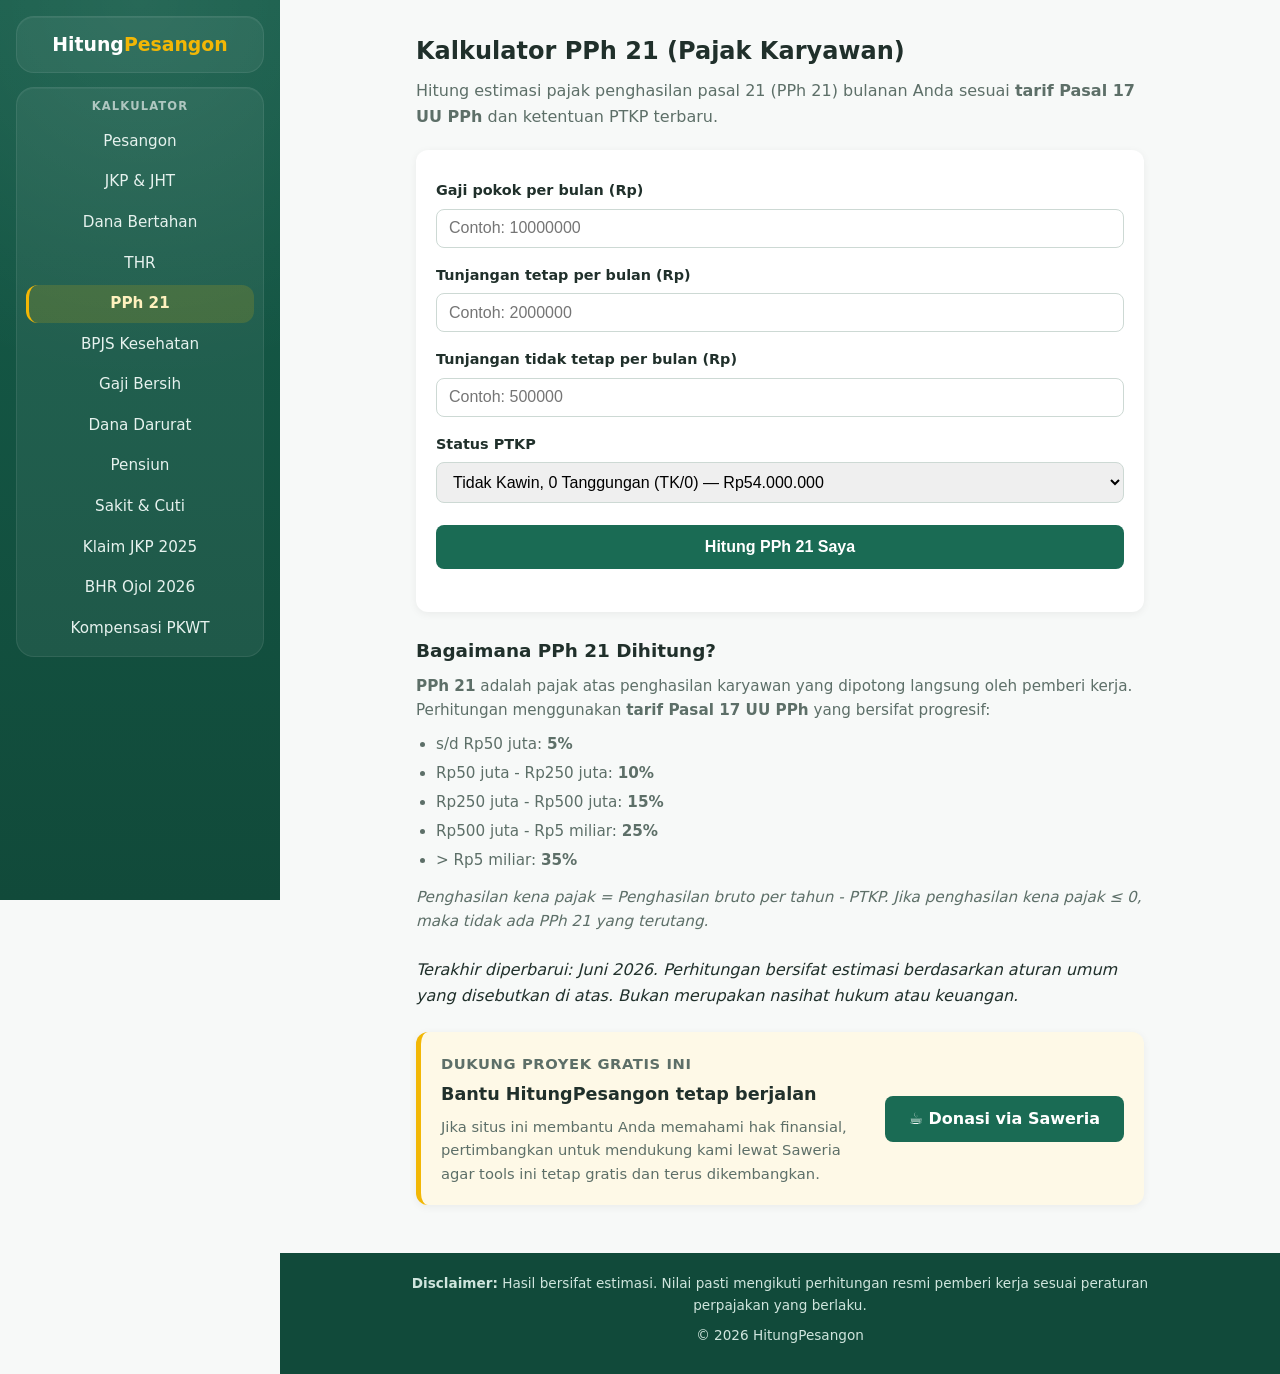
<file: pph21.html>
<!doctype html>
<html lang="id">
  <head>
    <meta charset="UTF-8" />
    <meta name="viewport" content="width=device-width, initial-scale=1.0" />
    <title>Kalkulator PPh 21 Pajak Karyawan 2026 - HitungPesangon</title>
    <link rel="canonical" href="https://hitungpesangon.my.id/pph21.html" />
    <meta name="theme-color" content="#1a6b54" />
    <meta name="robots" content="index, follow" />
    <meta
      property="og:title"
      content="Kalkulator PPh 21 Pajak Karyawan 2026 - HitungPesangon"
    />
    <meta
      property="og:description"
      content="Hitung pajak penghasilan pasal 21 (PPh 21) karyawan sesuai tarif Pasal 17 UU PPh. Lengkap dengan perhitungan PTKP dan take-home pay."
    />
    <meta property="og:type" content="website" />
    <meta property="og:url" content="https://hitungpesangon.my.id/pph21.html" />
    <meta
      property="og:image"
      content="https://hitungpesangon.my.id/og-image.png"
    />
    <meta property="og:image:width" content="1200" />
    <meta property="og:image:height" content="630" />
    <meta name="twitter:card" content="summary_large_image" />
    <meta
      name="twitter:title"
      content="Kalkulator PPh 21 Pajak Karyawan 2026 - HitungPesangon"
    />
    <meta
      name="twitter:description"
      content="Hitung pajak penghasilan pasal 21 (PPh 21) karyawan sesuai tarif Pasal 17 UU PPh. Lengkap dengan perhitungan PTKP dan take-home pay."
    />
    <meta
      name="twitter:image"
      content="https://hitungpesangon.my.id/og-image.png"
    />
    <link rel="apple-touch-icon" href="favicon.svg" />
    <link rel="icon" href="favicon.svg" type="image/svg+xml" />
    <link rel="stylesheet" href="css/style.css" />

    <script type="application/ld+json">
      {
        "@context": "https://schema.org",
        "@type": "WebApplication",
        "name": "Kalkulator PPh 21 2026",
        "description": "Estimasi pajak penghasilan pasal 21 karyawan sesuai tarif Pasal 17 UU PPh dan ketentuan PTKP.",
        "url": "https://hitungpesangon.my.id/pph21.html",
        "applicationCategory": "FinanceApplication",
        "operatingSystem": "All",
        "offers": {
          "@type": "Offer",
          "price": "0",
          "priceCurrency": "IDR"
        },
        "provider": {
          "@type": "Organization",
          "name": "HitungPesangon",
          "url": "https://hitungpesangon.my.id/"
        }
      }
    </script>
    <script type="application/ld+json">
      {
        "@context": "https://schema.org",
        "@type": "BreadcrumbList",
        "itemListElement": [
          {
            "@type": "ListItem",
            "position": 1,
            "name": "Beranda",
            "item": "https://hitungpesangon.my.id/"
          },
          {
            "@type": "ListItem",
            "position": 2,
            "name": "Kalkulator PPh 21",
            "item": "https://hitungpesangon.my.id/pph21.html"
          }
        ]
      }
    </script>
  </head>
  <body>
    <a class="skip-link" href="#main-content">Lewati ke konten utama</a>
    <header class="site-header">
      <a href="index.html" class="brand">Hitung<span>Pesangon</span></a>
      <button
        class="nav-toggle"
        type="button"
        aria-expanded="false"
        aria-controls="primary-nav"
        aria-label="Buka menu navigasi"
      >
        <span class="nav-toggle-bars" aria-hidden="true"></span>
        <span class="nav-toggle-bars" aria-hidden="true"></span>
        <span class="nav-toggle-bars" aria-hidden="true"></span>
      </button>
      <nav id="primary-nav" aria-label="Navigasi utama">
        <h2 class="nav-heading">Kalkulator</h2>
        <a href="pesangon.html">Pesangon</a>
        <a href="jkp-jht.html">JKP &amp; JHT</a>
        <a href="burn-rate.html">Dana Bertahan</a>
        <a href="thr.html">THR</a>
        <a href="pph21.html" class="active">PPh 21</a>
        <a href="bpjs-kesehatan.html">BPJS Kesehatan</a>
        <a href="gaji-bersih.html">Gaji Bersih</a>
        <a href="dana-darurat.html">Dana Darurat</a>
        <a href="simulasi-pensiun.html">Pensiun</a>
        <a href="uang-sakit-cuti.html">Sakit &amp; Cuti</a>
        <a href="klaim-jkp-2025.html">Klaim JKP 2025</a>
        <a href="bhr-ojol.html">BHR Ojol 2026</a>
        <a href="kompensasi-pkwt.html">Kompensasi PKWT</a>
      </nav>
    </header>
    <main id="main-content" class="container" tabindex="-1">
      <h1>Kalkulator PPh 21 (Pajak Karyawan)</h1>
      <p class="intro">
        Hitung estimasi pajak penghasilan pasal 21 (PPh 21) bulanan Anda sesuai
        <strong>tarif Pasal 17 UU PPh</strong> dan ketentuan PTKP terbaru.
      </p>

      <noscript
        ><p class="noscript-warning">
          <strong>JavaScript diperlukan.</strong> Kalkulator ini membutuhkan
          JavaScript untuk menjalankan perhitungan di browser Anda.
        </p></noscript
      >

      <form id="form-pph21" class="calc-form" novalidate>
        <label for="gaji">Gaji pokok per bulan (Rp)</label>
        <input
          type="number"
          id="gaji"
          min="0"
          placeholder="Contoh: 10000000"
          required
          aria-describedby="error-pph21"
        />

        <label for="tunjangan-tetap">Tunjangan tetap per bulan (Rp)</label>
        <input
          type="number"
          id="tunjangan-tetap"
          min="0"
          placeholder="Contoh: 2000000"
          aria-describedby="error-pph21"
        />

        <label for="tunjangan-tidak-tetap"
          >Tunjangan tidak tetap per bulan (Rp)</label
        >
        <input
          type="number"
          id="tunjangan-tidak-tetap"
          min="0"
          placeholder="Contoh: 500000"
          aria-describedby="error-pph21"
        />

        <label for="status-ptkp">Status PTKP</label>
        <select id="status-ptkp" aria-describedby="error-pph21">
          <option value="TK/0">
            Tidak Kawin, 0 Tanggungan (TK/0) — Rp54.000.000
          </option>
          <option value="TK/1">
            Tidak Kawin, 1 Tanggungan (TK/1) — Rp58.500.000
          </option>
          <option value="TK/2">
            Tidak Kawin, 2 Tanggungan (TK/2) — Rp63.000.000
          </option>
          <option value="TK/3">
            Tidak Kawin, 3 Tanggungan (TK/3) — Rp67.500.000
          </option>
          <option value="K/0">Kawin, 0 Tanggungan (K/0) — Rp58.500.000</option>
          <option value="K/1">Kawin, 1 Tanggungan (K/1) — Rp63.000.000</option>
          <option value="K/2">Kawin, 2 Tanggungan (K/2) — Rp67.500.000</option>
          <option value="K/3">Kawin, 3 Tanggungan (K/3) — Rp72.000.000</option>
        </select>

        <button type="submit">Hitung PPh 21 Saya</button>
        <p id="error-pph21" class="error" role="alert"></p>
      </form>

      <section
        id="hasil-pph21"
        class="result hidden"
        tabindex="-1"
        aria-live="polite"
      ></section>
      <section class="explainer">
        <h2>Bagaimana PPh 21 Dihitung?</h2>
        <p>
          <strong>PPh 21</strong> adalah pajak atas penghasilan karyawan yang
          dipotong langsung oleh pemberi kerja. Perhitungan menggunakan
          <strong>tarif Pasal 17 UU PPh</strong> yang bersifat progresif:
        </p>
        <ul class="explainer-list">
          <li>s/d Rp50 juta: <strong>5%</strong></li>
          <li>Rp50 juta - Rp250 juta: <strong>10%</strong></li>
          <li>Rp250 juta - Rp500 juta: <strong>15%</strong></li>
          <li>Rp500 juta - Rp5 miliar: <strong>25%</strong></li>
          <li>&gt; Rp5 miliar: <strong>35%</strong></li>
        </ul>
        <p class="result-note">
          Penghasilan kena pajak = Penghasilan bruto per tahun - PTKP. Jika
          penghasilan kena pajak ≤ 0, maka tidak ada PPh 21 yang terutang.
        </p>
      </section>

      <p>
        <em
          >Terakhir diperbarui: Juni 2026. Perhitungan bersifat estimasi
          berdasarkan aturan umum yang disebutkan di atas. Bukan merupakan
          nasihat hukum atau keuangan.</em
        >
      </p>

      <section class="donation-card" aria-labelledby="donation-title">
        <div class="donation-copy">
          <p class="donation-kicker">Dukung proyek gratis ini</p>
          <h2 id="donation-title">Bantu HitungPesangon tetap berjalan</h2>
          <p>
            Jika situs ini membantu Anda memahami hak finansial, pertimbangkan
            untuk mendukung kami lewat Saweria agar tools ini tetap gratis dan
            terus dikembangkan.
          </p>
        </div>
        <a
          class="donation-btn"
          href="https://saweria.co/bryyzxm"
          target="_blank"
          rel="noopener"
          >☕ Donasi via Saweria</a
        >
      </section>
    </main>

    <footer class="site-footer">
      <p>
        <strong>Disclaimer:</strong> Hasil bersifat estimasi. Nilai pasti
        mengikuti perhitungan resmi pemberi kerja sesuai peraturan perpajakan
        yang berlaku.
      </p>
      <p>&copy; 2026 HitungPesangon</p>
    </footer>

    <script src="js/nav.js" defer></script>
    <script src="js/format.js"></script>
    <script src="js/pph21-core.js"></script>
    <script src="js/pph21.js"></script>
    <script
      defer
      src="https://static.cloudflareinsights.com/beacon.min.js?token=67c3ececc17c446795affac75c557415"
    ></script>
  </body>
</html>
</file>
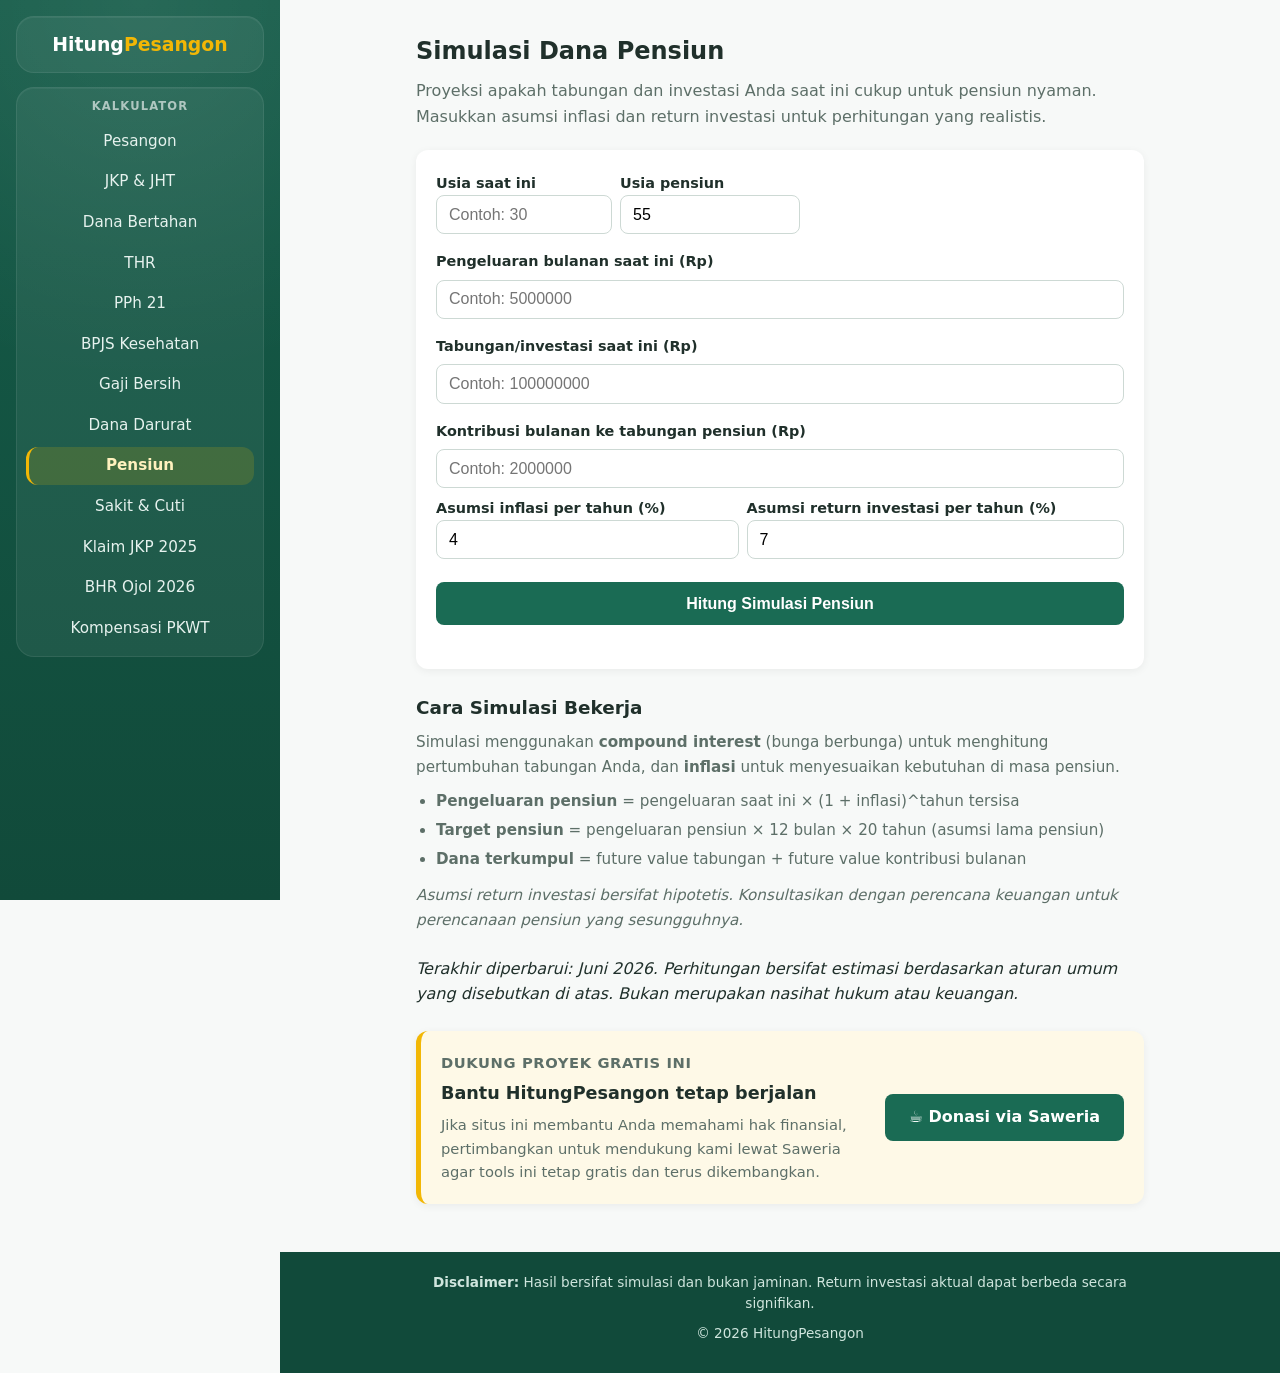
<file: simulasi-pensiun.html>
<!doctype html>
<html lang="id">
  <head>
    <meta charset="UTF-8" />
    <meta name="viewport" content="width=device-width, initial-scale=1.0" />
    <title>Simulasi Dana Pensiun 2026 - HitungPesangon</title>
    <link
      rel="canonical"
      href="https://hitungpesangon.my.id/simulasi-pensiun.html"
    />
    <meta name="theme-color" content="#1a6b54" />
    <meta name="robots" content="index, follow" />
    <meta
      property="og:title"
      content="Simulasi Dana Pensiun 2026 - HitungPesangon"
    />
    <meta
      property="og:description"
      content="Simulasi proyeksi dana pensiun Anda dengan perhitungan compound interest dan inflasi. Hitung berapa yang perlu ditabung per bulan."
    />
    <meta property="og:type" content="website" />
    <meta
      property="og:url"
      content="https://hitungpesangon.my.id/simulasi-pensiun.html"
    />
    <meta
      property="og:image"
      content="https://hitungpesangon.my.id/og-image.png"
    />
    <meta property="og:image:width" content="1200" />
    <meta property="og:image:height" content="630" />
    <meta name="twitter:card" content="summary_large_image" />
    <meta
      name="twitter:title"
      content="Simulasi Dana Pensiun 2026 - HitungPesangon"
    />
    <meta
      name="twitter:description"
      content="Simulasi proyeksi dana pensiun Anda dengan perhitungan compound interest dan inflasi. Hitung berapa yang perlu ditabung per bulan."
    />
    <meta
      name="twitter:image"
      content="https://hitungpesangon.my.id/og-image.png"
    />
    <link rel="apple-touch-icon" href="favicon.svg" />
    <link rel="icon" href="favicon.svg" type="image/svg+xml" />
    <link rel="stylesheet" href="css/style.css" />

    <script type="application/ld+json">
      {
        "@context": "https://schema.org",
        "@type": "WebApplication",
        "name": "Simulasi Pensiun 2026",
        "description": "Simulasi proyeksi dana pensiun berdasarkan usia, tabungan, dan asumsi inflasi.",
        "url": "https://hitungpesangon.my.id/simulasi-pensiun.html",
        "applicationCategory": "FinanceApplication",
        "operatingSystem": "All",
        "offers": {
          "@type": "Offer",
          "price": "0",
          "priceCurrency": "IDR"
        },
        "provider": {
          "@type": "Organization",
          "name": "HitungPesangon",
          "url": "https://hitungpesangon.my.id/"
        }
      }
    </script>
    <script type="application/ld+json">
      {
        "@context": "https://schema.org",
        "@type": "BreadcrumbList",
        "itemListElement": [
          {
            "@type": "ListItem",
            "position": 1,
            "name": "Beranda",
            "item": "https://hitungpesangon.my.id/"
          },
          {
            "@type": "ListItem",
            "position": 2,
            "name": "Simulasi Pensiun",
            "item": "https://hitungpesangon.my.id/simulasi-pensiun.html"
          }
        ]
      }
    </script>
  </head>
  <body>
    <a class="skip-link" href="#main-content">Lewati ke konten utama</a>
    <header class="site-header">
      <a href="index.html" class="brand">Hitung<span>Pesangon</span></a>
      <button
        class="nav-toggle"
        type="button"
        aria-expanded="false"
        aria-controls="primary-nav"
        aria-label="Buka menu navigasi"
      >
        <span class="nav-toggle-bars" aria-hidden="true"></span>
        <span class="nav-toggle-bars" aria-hidden="true"></span>
        <span class="nav-toggle-bars" aria-hidden="true"></span>
      </button>
      <nav id="primary-nav" aria-label="Navigasi utama">
        <h2 class="nav-heading">Kalkulator</h2>
        <a href="pesangon.html">Pesangon</a>
        <a href="jkp-jht.html">JKP &amp; JHT</a>
        <a href="burn-rate.html">Dana Bertahan</a>
        <a href="thr.html">THR</a>
        <a href="pph21.html">PPh 21</a>
        <a href="bpjs-kesehatan.html">BPJS Kesehatan</a>
        <a href="gaji-bersih.html">Gaji Bersih</a>
        <a href="dana-darurat.html">Dana Darurat</a>
        <a href="simulasi-pensiun.html" class="active">Pensiun</a>
        <a href="uang-sakit-cuti.html">Sakit &amp; Cuti</a>
        <a href="klaim-jkp-2025.html">Klaim JKP 2025</a>
        <a href="bhr-ojol.html">BHR Ojol 2026</a>
        <a href="kompensasi-pkwt.html">Kompensasi PKWT</a>
      </nav>
    </header>
    <main id="main-content" class="container" tabindex="-1">
      <h1>Simulasi Dana Pensiun</h1>
      <p class="intro">
        Proyeksi apakah tabungan dan investasi Anda saat ini cukup untuk pensiun
        nyaman. Masukkan asumsi inflasi dan return investasi untuk perhitungan
        yang realistis.
      </p>

      <noscript
        ><p class="noscript-warning">
          <strong>JavaScript diperlukan.</strong> Kalkulator ini membutuhkan
          JavaScript untuk menjalankan perhitungan di browser Anda.
        </p></noscript
      >

      <form id="form-pensiun" class="calc-form" novalidate>
        <div class="input-row">
          <div>
            <label for="usia-sekarang">Usia saat ini</label>
            <input
              type="number"
              id="usia-sekarang"
              min="18"
              max="64"
              placeholder="Contoh: 30"
              required
              aria-describedby="error-pensiun"
            />
          </div>
          <div>
            <label for="usia-pensiun">Usia pensiun</label>
            <input
              type="number"
              id="usia-pensiun"
              min="40"
              max="70"
              value="55"
              placeholder="55"
              required
              aria-describedby="error-pensiun"
            />
          </div>
        </div>

        <label for="pengeluaran">Pengeluaran bulanan saat ini (Rp)</label>
        <input
          type="number"
          id="pengeluaran"
          min="0"
          placeholder="Contoh: 5000000"
          required
          aria-describedby="error-pensiun"
        />

        <label for="tabungan">Tabungan/investasi saat ini (Rp)</label>
        <input
          type="number"
          id="tabungan"
          min="0"
          placeholder="Contoh: 100000000"
          aria-describedby="error-pensiun"
        />

        <label for="kontribusi"
          >Kontribusi bulanan ke tabungan pensiun (Rp)</label
        >
        <input
          type="number"
          id="kontribusi"
          min="0"
          placeholder="Contoh: 2000000"
          aria-describedby="error-pensiun"
        />

        <div class="input-row">
          <div>
            <label for="inflasi">Asumsi inflasi per tahun (%)</label>
            <input
              type="number"
              id="inflasi"
              min="0"
              max="20"
              step="0.5"
              value="4"
              placeholder="4"
              aria-describedby="error-pensiun"
            />
          </div>
          <div>
            <label for="return-investasi"
              >Asumsi return investasi per tahun (%)</label
            >
            <input
              type="number"
              id="return-investasi"
              min="0"
              max="30"
              step="0.5"
              value="7"
              placeholder="7"
              aria-describedby="error-pensiun"
            />
          </div>
        </div>

        <button type="submit">Hitung Simulasi Pensiun</button>
        <p id="error-pensiun" class="error" role="alert"></p>
      </form>

      <section
        id="hasil-pensiun"
        class="result hidden"
        tabindex="-1"
        aria-live="polite"
      ></section>
      <section class="explainer">
        <h2>Cara Simulasi Bekerja</h2>
        <p>
          Simulasi menggunakan <strong>compound interest</strong> (bunga
          berbunga) untuk menghitung pertumbuhan tabungan Anda, dan
          <strong>inflasi</strong> untuk menyesuaikan kebutuhan di masa pensiun.
        </p>
        <ul class="explainer-list">
          <li>
            <strong>Pengeluaran pensiun</strong> = pengeluaran saat ini × (1 +
            inflasi)^tahun tersisa
          </li>
          <li>
            <strong>Target pensiun</strong> = pengeluaran pensiun × 12 bulan ×
            20 tahun (asumsi lama pensiun)
          </li>
          <li>
            <strong>Dana terkumpul</strong> = future value tabungan + future
            value kontribusi bulanan
          </li>
        </ul>
        <p class="result-note">
          Asumsi return investasi bersifat hipotetis. Konsultasikan dengan
          perencana keuangan untuk perencanaan pensiun yang sesungguhnya.
        </p>
      </section>

      <p>
        <em
          >Terakhir diperbarui: Juni 2026. Perhitungan bersifat estimasi
          berdasarkan aturan umum yang disebutkan di atas. Bukan merupakan
          nasihat hukum atau keuangan.</em
        >
      </p>

      <section class="donation-card" aria-labelledby="donation-title">
        <div class="donation-copy">
          <p class="donation-kicker">Dukung proyek gratis ini</p>
          <h2 id="donation-title">Bantu HitungPesangon tetap berjalan</h2>
          <p>
            Jika situs ini membantu Anda memahami hak finansial, pertimbangkan
            untuk mendukung kami lewat Saweria agar tools ini tetap gratis dan
            terus dikembangkan.
          </p>
        </div>
        <a
          class="donation-btn"
          href="https://saweria.co/bryyzxm"
          target="_blank"
          rel="noopener"
          >☕ Donasi via Saweria</a
        >
      </section>
    </main>

    <footer class="site-footer">
      <p>
        <strong>Disclaimer:</strong> Hasil bersifat simulasi dan bukan jaminan.
        Return investasi aktual dapat berbeda secara signifikan.
      </p>
      <p>&copy; 2026 HitungPesangon</p>
    </footer>

    <script src="js/nav.js" defer></script>
    <script src="js/format.js"></script>
    <script src="js/simulasi-pensiun.js"></script>
    <script
      defer
      src="https://static.cloudflareinsights.com/beacon.min.js?token=67c3ececc17c446795affac75c557415"
    ></script>
  </body>
</html>
</file>
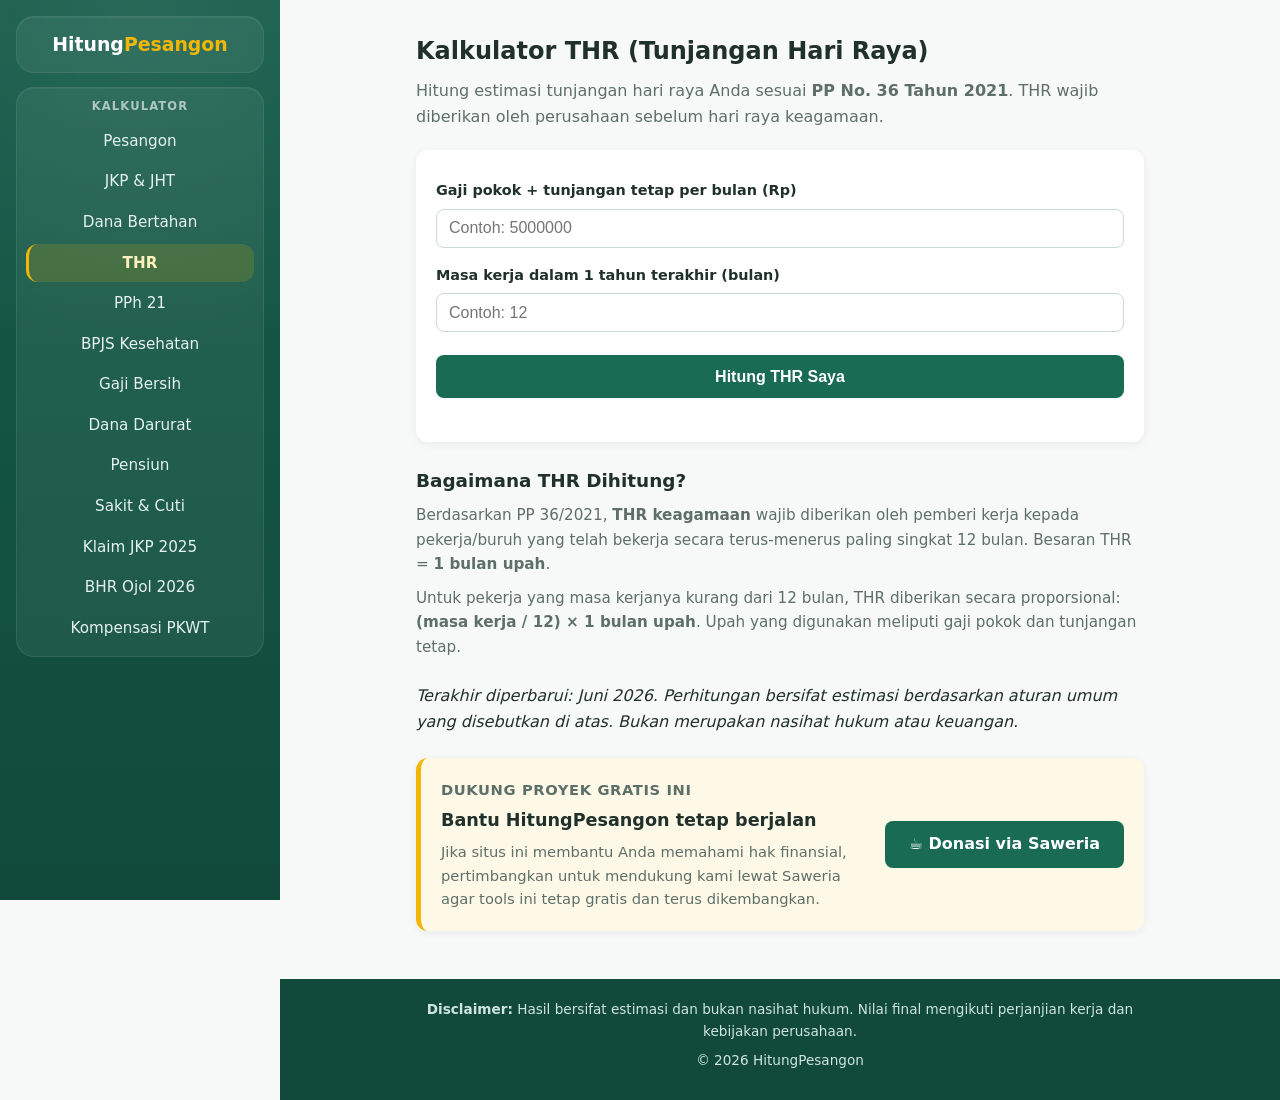
<file: thr.html>
<!doctype html>
<html lang="id">
  <head>
    <meta charset="UTF-8" />
    <meta name="viewport" content="width=device-width, initial-scale=1.0" />
    <title>Kalkulator THR 2026 (Tunjangan Hari Raya) - HitungPesangon</title>
    <link rel="canonical" href="https://hitungpesangon.my.id/thr.html" />
    <meta name="theme-color" content="#1a6b54" />
    <meta name="robots" content="index, follow" />
    <meta
      property="og:title"
      content="Kalkulator THR 2026 (Tunjangan Hari Raya) - HitungPesangon"
    />
    <meta
      property="og:description"
      content="Hitung tunjangan hari raya (THR) Anda sesuai PP 36/2021. THR wajib 1 bulan upah untuk pekerja yang telah bekerja minimal 12 bulan."
    />
    <meta property="og:type" content="website" />
    <meta property="og:url" content="https://hitungpesangon.my.id/thr.html" />
    <meta
      property="og:image"
      content="https://hitungpesangon.my.id/og-image.png"
    />
    <meta property="og:image:width" content="1200" />
    <meta property="og:image:height" content="630" />
    <meta name="twitter:card" content="summary_large_image" />
    <meta
      name="twitter:title"
      content="Kalkulator THR 2026 (Tunjangan Hari Raya) - HitungPesangon"
    />
    <meta
      name="twitter:description"
      content="Hitung tunjangan hari raya (THR) Anda sesuai PP 36/2021. THR wajib 1 bulan upah untuk pekerja yang telah bekerja minimal 12 bulan."
    />
    <meta
      name="twitter:image"
      content="https://hitungpesangon.my.id/og-image.png"
    />
    <link rel="apple-touch-icon" href="favicon.svg" />
    <link rel="icon" href="favicon.svg" type="image/svg+xml" />
    <link rel="stylesheet" href="css/style.css" />

    <script type="application/ld+json">
      {
        "@context": "https://schema.org",
        "@type": "WebApplication",
        "name": "Kalkulator THR 2026",
        "description": "Hitung tunjangan hari raya sesuai PP 36/2021 untuk pekerja dan buruh.",
        "url": "https://hitungpesangon.my.id/thr.html",
        "applicationCategory": "FinanceApplication",
        "operatingSystem": "All",
        "offers": {
          "@type": "Offer",
          "price": "0",
          "priceCurrency": "IDR"
        },
        "provider": {
          "@type": "Organization",
          "name": "HitungPesangon",
          "url": "https://hitungpesangon.my.id/"
        }
      }
    </script>
    <script type="application/ld+json">
      {
        "@context": "https://schema.org",
        "@type": "BreadcrumbList",
        "itemListElement": [
          {
            "@type": "ListItem",
            "position": 1,
            "name": "Beranda",
            "item": "https://hitungpesangon.my.id/"
          },
          {
            "@type": "ListItem",
            "position": 2,
            "name": "Kalkulator THR",
            "item": "https://hitungpesangon.my.id/thr.html"
          }
        ]
      }
    </script>
  </head>
  <body>
    <a class="skip-link" href="#main-content">Lewati ke konten utama</a>
    <header class="site-header">
      <a href="index.html" class="brand">Hitung<span>Pesangon</span></a>
      <button
        class="nav-toggle"
        type="button"
        aria-expanded="false"
        aria-controls="primary-nav"
        aria-label="Buka menu navigasi"
      >
        <span class="nav-toggle-bars" aria-hidden="true"></span>
        <span class="nav-toggle-bars" aria-hidden="true"></span>
        <span class="nav-toggle-bars" aria-hidden="true"></span>
      </button>
      <nav id="primary-nav" aria-label="Navigasi utama">
        <h2 class="nav-heading">Kalkulator</h2>
        <a href="pesangon.html">Pesangon</a>
        <a href="jkp-jht.html">JKP &amp; JHT</a>
        <a href="burn-rate.html">Dana Bertahan</a>
        <a href="thr.html" class="active">THR</a>
        <a href="pph21.html">PPh 21</a>
        <a href="bpjs-kesehatan.html">BPJS Kesehatan</a>
        <a href="gaji-bersih.html">Gaji Bersih</a>
        <a href="dana-darurat.html">Dana Darurat</a>
        <a href="simulasi-pensiun.html">Pensiun</a>
        <a href="uang-sakit-cuti.html">Sakit &amp; Cuti</a>
        <a href="klaim-jkp-2025.html">Klaim JKP 2025</a>
        <a href="bhr-ojol.html">BHR Ojol 2026</a>
        <a href="kompensasi-pkwt.html">Kompensasi PKWT</a>
      </nav>
    </header>
    <main id="main-content" class="container" tabindex="-1">
      <h1>Kalkulator THR (Tunjangan Hari Raya)</h1>
      <p class="intro">
        Hitung estimasi tunjangan hari raya Anda sesuai
        <strong>PP No. 36 Tahun 2021</strong>. THR wajib diberikan oleh
        perusahaan sebelum hari raya keagamaan.
      </p>

      <noscript
        ><p class="noscript-warning">
          <strong>JavaScript diperlukan.</strong> Kalkulator ini membutuhkan
          JavaScript untuk menjalankan perhitungan di browser Anda.
        </p></noscript
      >

      <form id="form-thr" class="calc-form" novalidate>
        <label for="gaji">Gaji pokok + tunjangan tetap per bulan (Rp)</label>
        <input
          type="number"
          id="gaji"
          min="0"
          placeholder="Contoh: 5000000"
          required
          aria-describedby="error-thr"
        />

        <label for="masa-kerja"
          >Masa kerja dalam 1 tahun terakhir (bulan)</label
        >
        <input
          type="number"
          id="masa-kerja"
          min="1"
          max="12"
          placeholder="Contoh: 12"
          required
          aria-describedby="error-thr"
        />

        <button type="submit">Hitung THR Saya</button>
        <p id="error-thr" class="error" role="alert"></p>
      </form>

      <section
        id="hasil-thr"
        class="result hidden"
        tabindex="-1"
        aria-live="polite"
      ></section>
      <section class="explainer">
        <h2>Bagaimana THR Dihitung?</h2>
        <p>
          Berdasarkan PP 36/2021, <strong>THR keagamaan</strong> wajib diberikan
          oleh pemberi kerja kepada pekerja/buruh yang telah bekerja secara
          terus-menerus paling singkat 12 bulan. Besaran THR =
          <strong>1 bulan upah</strong>.
        </p>
        <p>
          Untuk pekerja yang masa kerjanya kurang dari 12 bulan, THR diberikan
          secara proporsional:
          <strong>(masa kerja / 12) × 1 bulan upah</strong>. Upah yang digunakan
          meliputi gaji pokok dan tunjangan tetap.
        </p>
      </section>

      <p>
        <em
          >Terakhir diperbarui: Juni 2026. Perhitungan bersifat estimasi
          berdasarkan aturan umum yang disebutkan di atas. Bukan merupakan
          nasihat hukum atau keuangan.</em
        >
      </p>

      <section class="donation-card" aria-labelledby="donation-title">
        <div class="donation-copy">
          <p class="donation-kicker">Dukung proyek gratis ini</p>
          <h2 id="donation-title">Bantu HitungPesangon tetap berjalan</h2>
          <p>
            Jika situs ini membantu Anda memahami hak finansial, pertimbangkan
            untuk mendukung kami lewat Saweria agar tools ini tetap gratis dan
            terus dikembangkan.
          </p>
        </div>
        <a
          class="donation-btn"
          href="https://saweria.co/bryyzxm"
          target="_blank"
          rel="noopener"
          >☕ Donasi via Saweria</a
        >
      </section>
    </main>

    <footer class="site-footer">
      <p>
        <strong>Disclaimer:</strong> Hasil bersifat estimasi dan bukan nasihat
        hukum. Nilai final mengikuti perjanjian kerja dan kebijakan perusahaan.
      </p>
      <p>&copy; 2026 HitungPesangon</p>
    </footer>

    <script src="js/nav.js" defer></script>
    <script src="js/format.js"></script>
    <script src="js/thr.js"></script>
    <script
      defer
      src="https://static.cloudflareinsights.com/beacon.min.js?token=67c3ececc17c446795affac75c557415"
    ></script>
  </body>
</html>
</file>
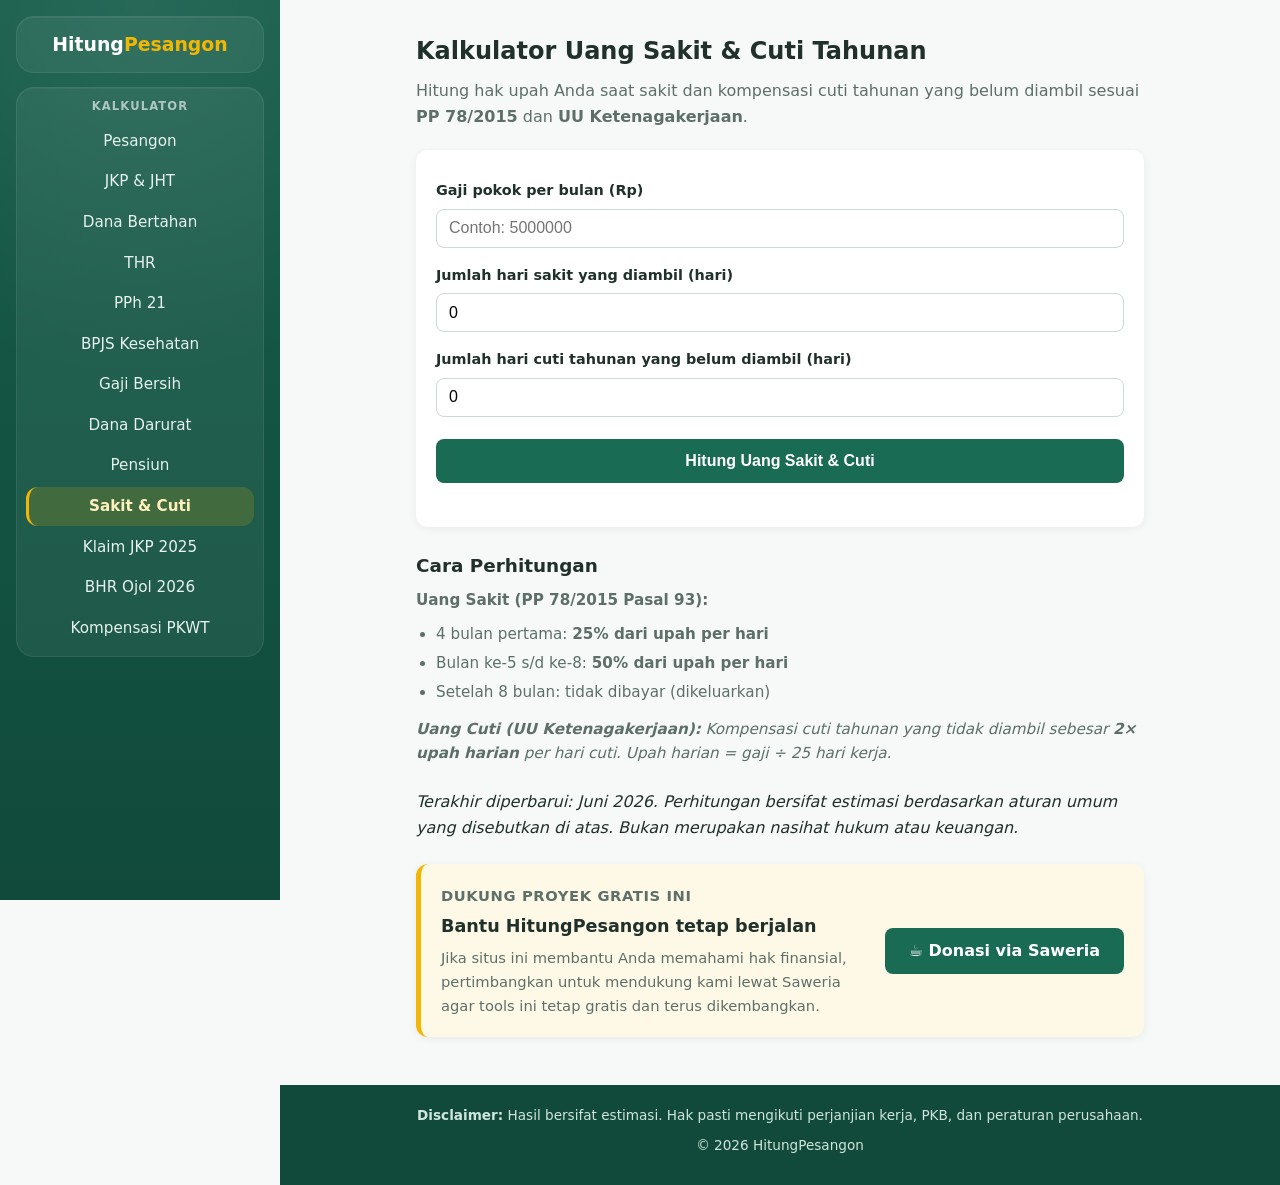
<file: uang-sakit-cuti.html>
<!doctype html>
<html lang="id">
  <head>
    <meta charset="UTF-8" />
    <meta name="viewport" content="width=device-width, initial-scale=1.0" />
    <title>
      Kalkulator Uang Sakit &amp; Cuti Tahunan 2026 - HitungPesangon
    </title>
    <link
      rel="canonical"
      href="https://hitungpesangon.my.id/uang-sakit-cuti.html"
    />
    <meta name="theme-color" content="#1a6b54" />
    <meta name="robots" content="index, follow" />
    <meta
      property="og:title"
      content="Kalkulator Uang Sakit &amp; Cuti Tahunan 2026 - HitungPesangon"
    />
    <meta
      property="og:description"
      content="Hitung uang sakit (25-50% upah sesuai PP 78/2015) dan kompensasi cuti tahunan yang belum diambil (2× upah harian)."
    />
    <meta property="og:type" content="website" />
    <meta
      property="og:url"
      content="https://hitungpesangon.my.id/uang-sakit-cuti.html"
    />
    <meta
      property="og:image"
      content="https://hitungpesangon.my.id/og-image.png"
    />
    <meta property="og:image:width" content="1200" />
    <meta property="og:image:height" content="630" />
    <meta name="twitter:card" content="summary_large_image" />
    <meta
      name="twitter:title"
      content="Kalkulator Uang Sakit &amp; Cuti Tahunan 2026 - HitungPesangon"
    />
    <meta
      name="twitter:description"
      content="Hitung uang sakit (25-50% upah sesuai PP 78/2015) dan kompensasi cuti tahunan yang belum diambil (2× upah harian)."
    />
    <meta
      name="twitter:image"
      content="https://hitungpesangon.my.id/og-image.png"
    />
    <link rel="apple-touch-icon" href="favicon.svg" />
    <link rel="icon" href="favicon.svg" type="image/svg+xml" />
    <link rel="stylesheet" href="css/style.css" />

    <script type="application/ld+json">
      {
        "@context": "https://schema.org",
        "@type": "WebApplication",
        "name": "Kalkulator Uang Sakit & Cuti 2026",
        "description": "Hitung uang sakit dan kompensasi cuti tahunan yang belum diambil sesuai PP 78/2015.",
        "url": "https://hitungpesangon.my.id/uang-sakit-cuti.html",
        "applicationCategory": "FinanceApplication",
        "operatingSystem": "All",
        "offers": {
          "@type": "Offer",
          "price": "0",
          "priceCurrency": "IDR"
        },
        "provider": {
          "@type": "Organization",
          "name": "HitungPesangon",
          "url": "https://hitungpesangon.my.id/"
        }
      }
    </script>
    <script type="application/ld+json">
      {
        "@context": "https://schema.org",
        "@type": "BreadcrumbList",
        "itemListElement": [
          {
            "@type": "ListItem",
            "position": 1,
            "name": "Beranda",
            "item": "https://hitungpesangon.my.id/"
          },
          {
            "@type": "ListItem",
            "position": 2,
            "name": "Kalkulator Uang Sakit & Cuti",
            "item": "https://hitungpesangon.my.id/uang-sakit-cuti.html"
          }
        ]
      }
    </script>
  </head>
  <body>
    <a class="skip-link" href="#main-content">Lewati ke konten utama</a>
    <header class="site-header">
      <a href="index.html" class="brand">Hitung<span>Pesangon</span></a>
      <button
        class="nav-toggle"
        type="button"
        aria-expanded="false"
        aria-controls="primary-nav"
        aria-label="Buka menu navigasi"
      >
        <span class="nav-toggle-bars" aria-hidden="true"></span>
        <span class="nav-toggle-bars" aria-hidden="true"></span>
        <span class="nav-toggle-bars" aria-hidden="true"></span>
      </button>
      <nav id="primary-nav" aria-label="Navigasi utama">
        <h2 class="nav-heading">Kalkulator</h2>
        <a href="pesangon.html">Pesangon</a>
        <a href="jkp-jht.html">JKP &amp; JHT</a>
        <a href="burn-rate.html">Dana Bertahan</a>
        <a href="thr.html">THR</a>
        <a href="pph21.html">PPh 21</a>
        <a href="bpjs-kesehatan.html">BPJS Kesehatan</a>
        <a href="gaji-bersih.html">Gaji Bersih</a>
        <a href="dana-darurat.html">Dana Darurat</a>
        <a href="simulasi-pensiun.html">Pensiun</a>
        <a href="uang-sakit-cuti.html" class="active">Sakit &amp; Cuti</a>
        <a href="klaim-jkp-2025.html">Klaim JKP 2025</a>
        <a href="bhr-ojol.html">BHR Ojol 2026</a>
        <a href="kompensasi-pkwt.html">Kompensasi PKWT</a>
      </nav>
    </header>
    <main id="main-content" class="container" tabindex="-1">
      <h1>Kalkulator Uang Sakit & Cuti Tahunan</h1>
      <p class="intro">
        Hitung hak upah Anda saat sakit dan kompensasi cuti tahunan yang belum
        diambil sesuai <strong>PP 78/2015</strong> dan
        <strong>UU Ketenagakerjaan</strong>.
      </p>

      <noscript
        ><p class="noscript-warning">
          <strong>JavaScript diperlukan.</strong> Kalkulator ini membutuhkan
          JavaScript untuk menjalankan perhitungan di browser Anda.
        </p></noscript
      >

      <form id="form-cuti" class="calc-form" novalidate>
        <label for="gaji">Gaji pokok per bulan (Rp)</label>
        <input
          type="number"
          id="gaji"
          min="0"
          placeholder="Contoh: 5000000"
          required
          aria-describedby="error-cuti"
        />

        <label for="hari-sakit">Jumlah hari sakit yang diambil (hari)</label>
        <input
          type="number"
          id="hari-sakit"
          min="0"
          value="0"
          placeholder="0"
          aria-describedby="error-cuti"
        />

        <label for="hari-cuti"
          >Jumlah hari cuti tahunan yang belum diambil (hari)</label
        >
        <input
          type="number"
          id="hari-cuti"
          min="0"
          value="0"
          placeholder="0"
          aria-describedby="error-cuti"
        />

        <button type="submit">Hitung Uang Sakit & Cuti</button>
        <p id="error-cuti" class="error" role="alert"></p>
      </form>

      <section
        id="hasil-cuti"
        class="result hidden"
        tabindex="-1"
        aria-live="polite"
      ></section>
      <section class="explainer">
        <h2>Cara Perhitungan</h2>
        <p><strong>Uang Sakit (PP 78/2015 Pasal 93):</strong></p>
        <ul class="explainer-list">
          <li>4 bulan pertama: <strong>25% dari upah per hari</strong></li>
          <li>Bulan ke-5 s/d ke-8: <strong>50% dari upah per hari</strong></li>
          <li>Setelah 8 bulan: tidak dibayar (dikeluarkan)</li>
        </ul>
        <p class="result-note">
          <strong>Uang Cuti (UU Ketenagakerjaan):</strong> Kompensasi cuti
          tahunan yang tidak diambil sebesar <strong>2× upah harian</strong> per
          hari cuti. Upah harian = gaji ÷ 25 hari kerja.
        </p>
      </section>

      <p>
        <em
          >Terakhir diperbarui: Juni 2026. Perhitungan bersifat estimasi
          berdasarkan aturan umum yang disebutkan di atas. Bukan merupakan
          nasihat hukum atau keuangan.</em
        >
      </p>

      <section class="donation-card" aria-labelledby="donation-title">
        <div class="donation-copy">
          <p class="donation-kicker">Dukung proyek gratis ini</p>
          <h2 id="donation-title">Bantu HitungPesangon tetap berjalan</h2>
          <p>
            Jika situs ini membantu Anda memahami hak finansial, pertimbangkan
            untuk mendukung kami lewat Saweria agar tools ini tetap gratis dan
            terus dikembangkan.
          </p>
        </div>
        <a
          class="donation-btn"
          href="https://saweria.co/bryyzxm"
          target="_blank"
          rel="noopener"
          >☕ Donasi via Saweria</a
        >
      </section>
    </main>

    <footer class="site-footer">
      <p>
        <strong>Disclaimer:</strong> Hasil bersifat estimasi. Hak pasti
        mengikuti perjanjian kerja, PKB, dan peraturan perusahaan.
      </p>
      <p>&copy; 2026 HitungPesangon</p>
    </footer>

    <script src="js/nav.js" defer></script>
    <script src="js/format.js"></script>
    <script src="js/uang-sakit-cuti.js"></script>
    <script
      defer
      src="https://static.cloudflareinsights.com/beacon.min.js?token=67c3ececc17c446795affac75c557415"
    ></script>
  </body>
</html>
</file>
<file: css/style.css>
:root {
  --primary: #1a6b54;
  --primary-dark: #114a3a;
  --accent: #f2b705;
  --bg: #f7f9f8;
  --text: #20302b;
  --muted: #5d6f68;
  --card: #ffffff;
  --danger: #c0392b;
  --radius: 12px;
  --sidebar-width: 280px;
}

* {
  box-sizing: border-box;
  margin: 0;
  padding: 0;
}

body {
  font-family:
    "Segoe UI",
    system-ui,
    -apple-system,
    sans-serif;
  background: var(--bg);
  color: var(--text);
  line-height: 1.6;
}

.container {
  max-width: 760px;
  margin: 0 auto;
  padding: 1rem;
}

/* Skip link – hidden until keyboard focus */
.skip-link {
  position: absolute;
  left: -9999px;
  top: 0;
  z-index: 1000;
  background: var(--primary);
  color: #fff;
  padding: 0.75rem 1.25rem;
  font-size: 1rem;
  font-weight: 700;
  text-decoration: none;
  border-radius: 0 0 var(--radius) 0;
  white-space: nowrap;
}
.skip-link:focus,
.skip-link:focus-visible {
  left: 0;
  outline: 3px solid var(--accent);
  outline-offset: 2px;
}

/* Global focus-visible */
a:focus-visible,
button:focus-visible,
input:focus-visible,
select:focus-visible,
.tool-card:focus-visible {
  outline: 3px solid var(--accent);
  outline-offset: 2px;
  border-radius: 4px;
}

/* Invalid field states */
input[aria-invalid="true"],
select[aria-invalid="true"] {
  border-color: var(--danger);
  box-shadow: 0 0 0 1px var(--danger);
}

/* Header */
.site-header {
  background: var(--primary);
  color: #fff;
  padding: 0.75rem 1rem;
  display: flex;
  flex-wrap: wrap;
  align-items: center;
  justify-content: space-between;
  gap: 0.5rem;
}
.brand {
  color: #fff;
  text-decoration: none;
  font-size: 1.3rem;
  font-weight: 700;
}
.brand span {
  color: var(--accent);
}
.nav-toggle {
  display: inline-flex;
  flex-direction: column;
  justify-content: center;
  align-items: center;
  gap: 5px;
  width: 44px;
  height: 44px;
  margin-left: auto;
  padding: 0;
  background: transparent;
  border: 1px solid rgba(255, 255, 255, 0.4);
  border-radius: 8px;
  cursor: pointer;
  -webkit-tap-highlight-color: transparent;
}
.nav-toggle-bars {
  display: block;
  width: 22px;
  height: 2px;
  background: #fff;
  border-radius: 1px;
  transition:
    transform 0.2s ease,
    opacity 0.2s ease;
}
.nav-toggle[aria-expanded="true"] .nav-toggle-bars:nth-child(1) {
  transform: translateY(7px) rotate(45deg);
}
.nav-toggle[aria-expanded="true"] .nav-toggle-bars:nth-child(2) {
  opacity: 0;
}
.nav-toggle[aria-expanded="true"] .nav-toggle-bars:nth-child(3) {
  transform: translateY(-7px) rotate(-45deg);
}

.site-header nav {
  display: none;
  flex-direction: column;
  gap: 0;
  flex-basis: 100%;
  background: var(--primary-dark);
  border-radius: 0 0 var(--radius) var(--radius);
  padding: 0.5rem 0;
  margin-top: 0.5rem;
}
.site-header nav.is-open {
  display: flex;
}
.site-header nav a {
  color: #e6f2ee;
  text-decoration: none;
  font-size: 0.95rem;
  padding: 0.6rem 1rem;
  display: block;
}
.site-header nav a.active,
.site-header nav a:hover {
  color: var(--accent);
}

.nav-heading {
  margin: 0;
  padding: 0.6rem 1rem 0.35rem;
  font-size: 0.72rem;
  font-weight: 700;
  line-height: 1;
  text-transform: uppercase;
  letter-spacing: 0.1em;
  color: rgba(255, 255, 255, 0.55);
}

@media (min-width: 641px) {
  .site-header {
    position: fixed;
    top: 0;
    left: 0;
    bottom: 0;
    width: var(--sidebar-width);
    flex-direction: column;
    flex-wrap: nowrap;
    align-items: stretch;
    justify-content: flex-start;
    padding: 1rem;
    gap: 0.85rem;
    overflow: hidden;
    z-index: 100;
    background:
      radial-gradient(
        circle at top,
        rgba(255, 255, 255, 0.08),
        transparent 42%
      ),
      linear-gradient(180deg, #155c49 0%, var(--primary-dark) 100%);
  }
  .brand {
    display: block;
    padding: 0.95rem 1rem;
    font-size: 1.18rem;
    line-height: 1.3;
    border: 1px solid rgba(255, 255, 255, 0.08);
    border-radius: 18px;
    background: rgba(255, 255, 255, 0.06);
    box-shadow: inset 0 1px 0 rgba(255, 255, 255, 0.06);
    text-align: center;
    flex-shrink: 0;
  }
  .nav-toggle {
    display: none;
  }
  .site-header nav {
    display: flex;
    flex-direction: column;
    flex-basis: auto;
    width: 100%;
    min-width: 0;
    gap: 0.15rem;
    background: rgba(255, 255, 255, 0.06);
    padding: 0.55rem;
    margin-top: 0;
    border: 1px solid rgba(255, 255, 255, 0.08);
    border-radius: 18px;
    box-shadow: inset 0 1px 0 rgba(255, 255, 255, 0.05);
  }
  .nav-heading {
    padding: 0.3rem 0.35rem 0.45rem;
    color: rgba(255, 255, 255, 0.62);
    text-align: center;
  }
  .site-header nav a {
    color: #e6f2ee;
    padding: 0.6rem 0.8rem;
    display: block;
    font-size: 0.95rem;
    line-height: 1.25;
    border-radius: 12px;
    border-left: 3px solid transparent;
    border-right: 3px solid transparent;
    text-align: center;
    transition:
      background 0.15s ease,
      color 0.15s ease,
      border-color 0.15s ease;
  }
  .site-header nav a:hover {
    background: rgba(255, 255, 255, 0.1);
    color: var(--accent);
  }
  .site-header nav a.active {
    background: rgba(242, 183, 5, 0.16);
    border-left-color: var(--accent);
    color: #fff1be;
    font-weight: 700;
  }
  body {
    padding-left: var(--sidebar-width);
    position: relative;
    z-index: 0;
  }
  .site-footer {
    position: relative;
    z-index: 0;
  }
  .skip-link:focus,
  .skip-link:focus-visible {
    left: var(--sidebar-width);
  }
}

/* Hero & cards */
.hero {
  text-align: center;
  padding: 2rem 0 1rem;
}
.hero h1 {
  font-size: 1.6rem;
  margin-bottom: 0.75rem;
}
.hero p {
  color: var(--muted);
}
.tools-grid {
  display: grid;
  gap: 1rem;
  padding: 1.5rem 0;
}
@media (min-width: 640px) {
  .tools-grid {
    grid-template-columns: repeat(auto-fill, minmax(280px, 1fr));
  }
}
.tool-card {
  background: var(--card);
  border-radius: var(--radius);
  padding: 1.25rem;
  text-decoration: none;
  color: var(--text);
  box-shadow: 0 2px 8px rgba(0, 0, 0, 0.06);
  transition: transform 0.15s ease;
}
.tool-card:hover {
  transform: translateY(-3px);
}
.tool-card h2 {
  font-size: 1.05rem;
  margin-bottom: 0.5rem;
}
.tool-card p {
  font-size: 0.9rem;
  color: var(--muted);
}

/* Forms */
h1 {
  font-size: 1.5rem;
  margin: 1rem 0 0.5rem;
}
.intro {
  color: var(--muted);
  margin-bottom: 1.25rem;
}
.noscript-warning {
  background: #fff3cd;
  color: #664d03;
  border: 2px solid #997404;
  border-radius: var(--radius);
  padding: 0.75rem 1rem;
  margin-bottom: 1rem;
  font-size: 0.95rem;
  line-height: 1.5;
}
.noscript-warning strong {
  color: #332701;
}
.calc-form {
  background: var(--card);
  border-radius: var(--radius);
  padding: 1.25rem;
  box-shadow: 0 2px 8px rgba(0, 0, 0, 0.06);
  display: flex;
  flex-direction: column;
  gap: 0.4rem;
}
.calc-form label {
  font-weight: 600;
  font-size: 0.9rem;
  margin-top: 0.6rem;
}
.calc-form input,
.calc-form select {
  padding: 0.6rem 0.75rem;
  border: 1px solid #cdd9d4;
  border-radius: 8px;
  font-size: 1rem;
  width: 100%;
}
.calc-form fieldset {
  border: 1px solid #e0e8e4;
  border-radius: 8px;
  padding: 0.75rem;
  margin-top: 0.75rem;
  display: flex;
  flex-direction: column;
  gap: 0.4rem;
}
.calc-form legend {
  font-weight: 700;
  font-size: 0.9rem;
  padding: 0 0.4rem;
}
.input-row {
  display: flex;
  gap: 0.5rem;
}
.calc-form button {
  margin-top: 1rem;
  background: var(--primary);
  color: #fff;
  border: none;
  border-radius: 8px;
  padding: 0.8rem;
  font-size: 1rem;
  font-weight: 700;
  cursor: pointer;
}
.calc-form button:hover {
  background: var(--primary-dark);
}
.error {
  color: var(--danger);
  font-size: 0.9rem;
  min-height: 1.2em;
}

/* Results */
.result {
  background: var(--card);
  border-left: 5px solid var(--primary);
  border-radius: var(--radius);
  padding: 1.25rem;
  margin-top: 1.25rem;
  box-shadow: 0 2px 8px rgba(0, 0, 0, 0.06);
}
.result.hidden {
  display: none;
}
.result h2 {
  font-size: 1.1rem;
  margin-bottom: 0.75rem;
}
.result table {
  width: 100%;
  border-collapse: collapse;
  font-size: 0.95rem;
}
.result th,
.result td {
  text-align: left;
  padding: 0.45rem 0.3rem;
  border-bottom: 1px solid #eef2f0;
}
.result td:last-child,
.result th:last-child {
  text-align: right;
}
.result .total td {
  font-weight: 700;
  border-top: 2px solid var(--primary);
}
.big-number {
  font-size: 1.8rem;
  font-weight: 800;
  color: var(--primary);
  margin: 0.5rem 0;
}
.meter {
  background: #e6ece9;
  border-radius: 99px;
  height: 14px;
  overflow: hidden;
  margin: 0.75rem 0;
}
.meter > div {
  height: 100%;
  border-radius: 99px;
  background: var(--primary);
  transition: width 0.4s ease;
}
.meter.warn > div {
  background: var(--accent);
}
.meter.danger > div {
  background: var(--danger);
}
.suggestions {
  margin-top: 0.75rem;
  padding-left: 1.25rem;
  font-size: 0.92rem;
}

.result-aside {
  background: #f0f7f4;
  border-left: 4px solid var(--primary);
  padding: 0.75rem 1rem;
  margin-top: 0.75rem;
  border-radius: 0 var(--radius) var(--radius) 0;
  font-size: 0.92rem;
  color: var(--muted);
}

.result-sublabel {
  font-size: 0.82rem;
  font-weight: 600;
  color: var(--muted);
  text-transform: uppercase;
  letter-spacing: 0.03em;
  margin-top: 0.6rem;
  margin-bottom: 0.15rem;
}

.result-note {
  font-size: 0.88rem;
  color: var(--muted);
  margin-top: 0.5rem;
  font-style: italic;
}

.result-success {
  color: var(--primary);
  font-weight: 700;
}

.result-danger {
  color: var(--danger);
  font-weight: 700;
}

.explainer-list {
  padding-left: 1.25rem;
  margin: 0.5rem 0 0.75rem;
  color: var(--muted);
  font-size: 0.95rem;
}

.explainer-list li {
  margin-bottom: 0.3rem;
}

.meter-bar {
  background: #e6ece9;
  border-radius: 99px;
  height: 14px;
  overflow: hidden;
  margin: 0.75rem 0;
}

.meter-bar > div {
  height: 100%;
  border-radius: 99px;
  background: var(--primary);
  transition: width 0.4s ease;
}

/* Explainer & footer */
.explainer {
  margin: 1.5rem 0;
}
.explainer h2 {
  font-size: 1.15rem;
  margin-bottom: 0.5rem;
}
.explainer p {
  color: var(--muted);
  font-size: 0.95rem;
  margin-bottom: 0.6rem;
}
.site-footer {
  background: var(--primary-dark);
  color: #cfe5dd;
  font-size: 0.85rem;
  padding: 1.25rem 1rem;
  margin-top: 2rem;
  text-align: center;
}
.site-footer p {
  max-width: 760px;
  margin: 0 auto 0.5rem;
}

/* Donation card */
.donation-card {
  background: #fef9e7;
  border-left: 5px solid var(--accent);
  border-radius: var(--radius);
  padding: 1.25rem;
  margin-top: 1.5rem;
  box-shadow: 0 2px 8px rgba(0, 0, 0, 0.06);
  display: flex;
  flex-direction: column;
  gap: 1rem;
  align-items: flex-start;
}
.donation-kicker {
  font-size: 0.8rem;
  font-weight: 700;
  text-transform: uppercase;
  letter-spacing: 0.04em;
  color: var(--primary);
  margin-bottom: 0.25rem;
}
.donation-copy h2 {
  font-size: 1.1rem;
  margin-bottom: 0.4rem;
}
.donation-copy p {
  font-size: 0.92rem;
  color: var(--muted);
}
.donation-btn {
  display: inline-block;
  background: var(--primary);
  color: #fff;
  text-decoration: none;
  border-radius: 8px;
  padding: 0.75rem 1.5rem;
  font-size: 1rem;
  font-weight: 700;
  min-height: 44px;
  line-height: 1.4;
  white-space: nowrap;
}
.donation-btn:hover {
  background: var(--primary-dark);
}
@media (min-width: 640px) {
  .donation-card {
    flex-direction: row;
    align-items: center;
    justify-content: space-between;
  }
}

@media (prefers-reduced-motion: reduce) {
  *,
  *::before,
  *::after {
    animation-duration: 0.01ms !important;
    animation-iteration-count: 1 !important;
    transition-duration: 0.01ms !important;
    scroll-behavior: auto !important;
  }

  .tool-card {
    transform: none !important;
  }
  .meter > div,
  .meter-bar > div {
    transition: none !important;
  }
}
</file>
